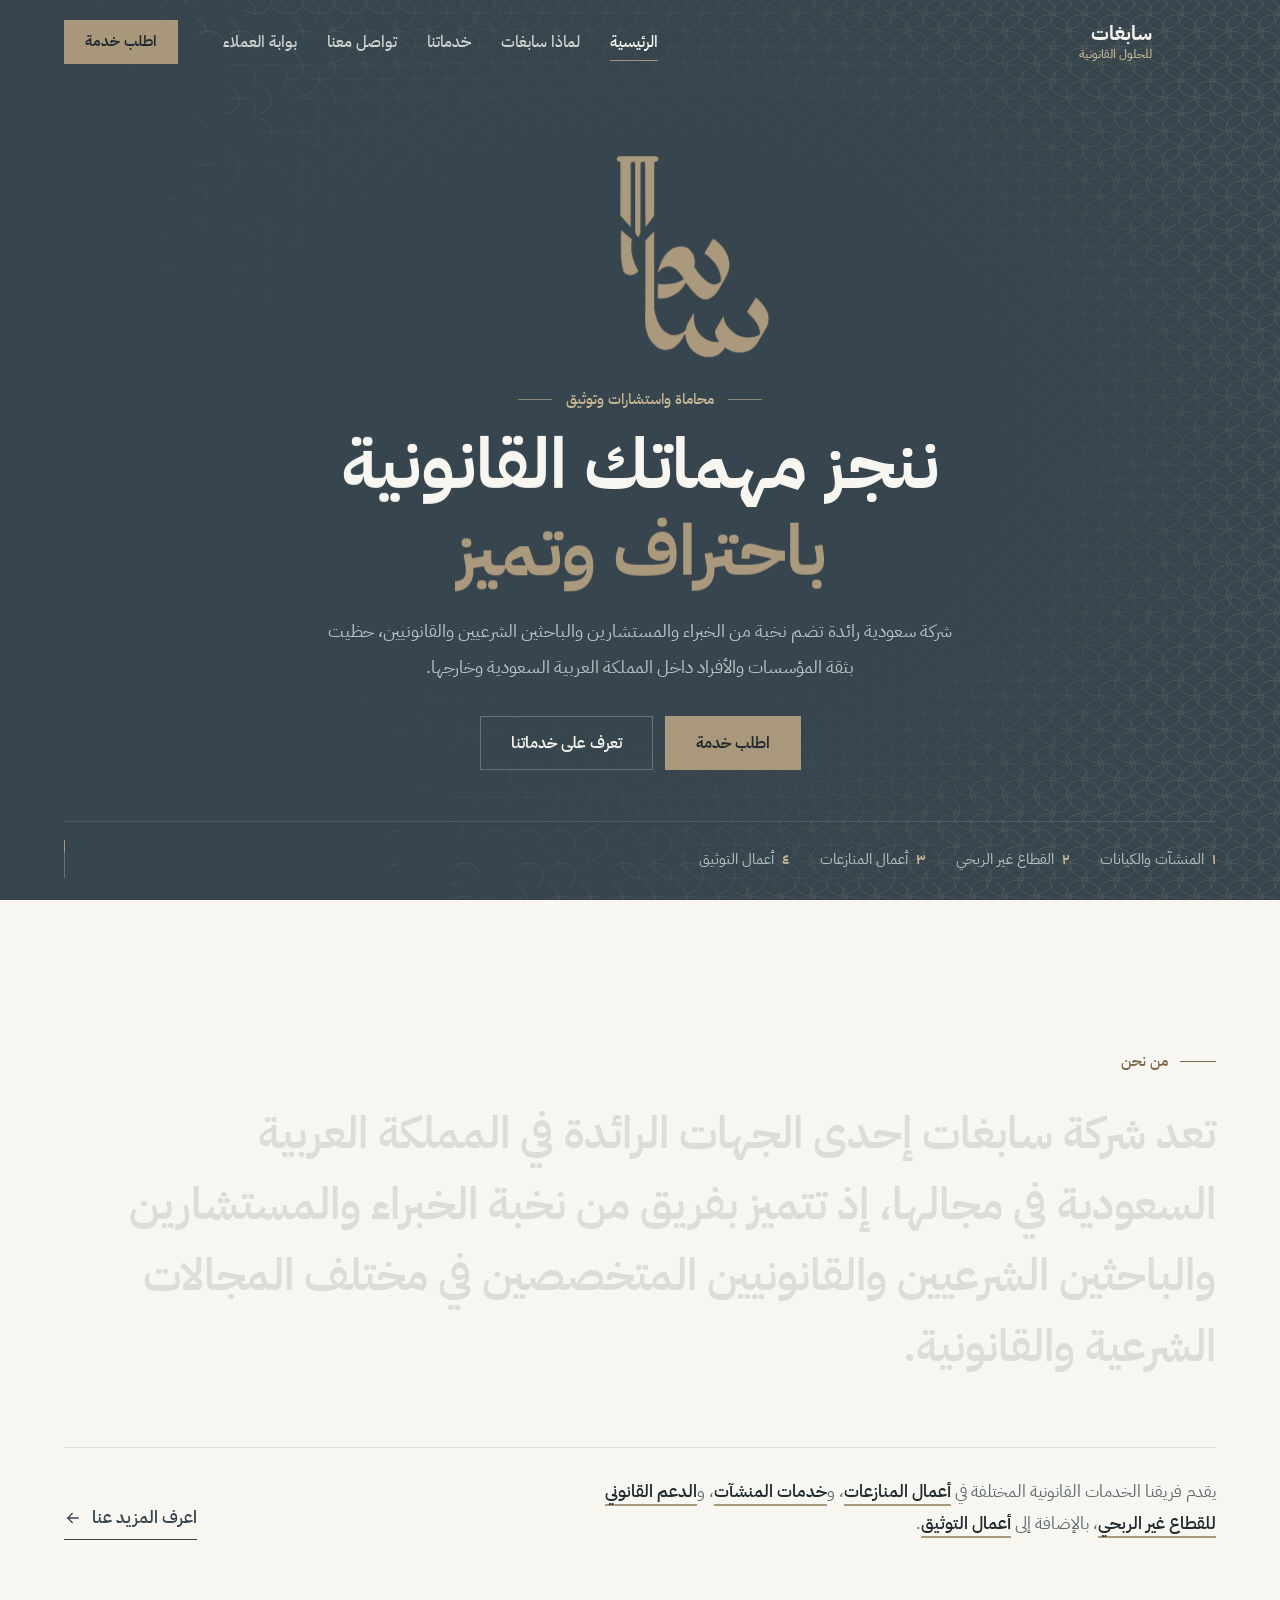
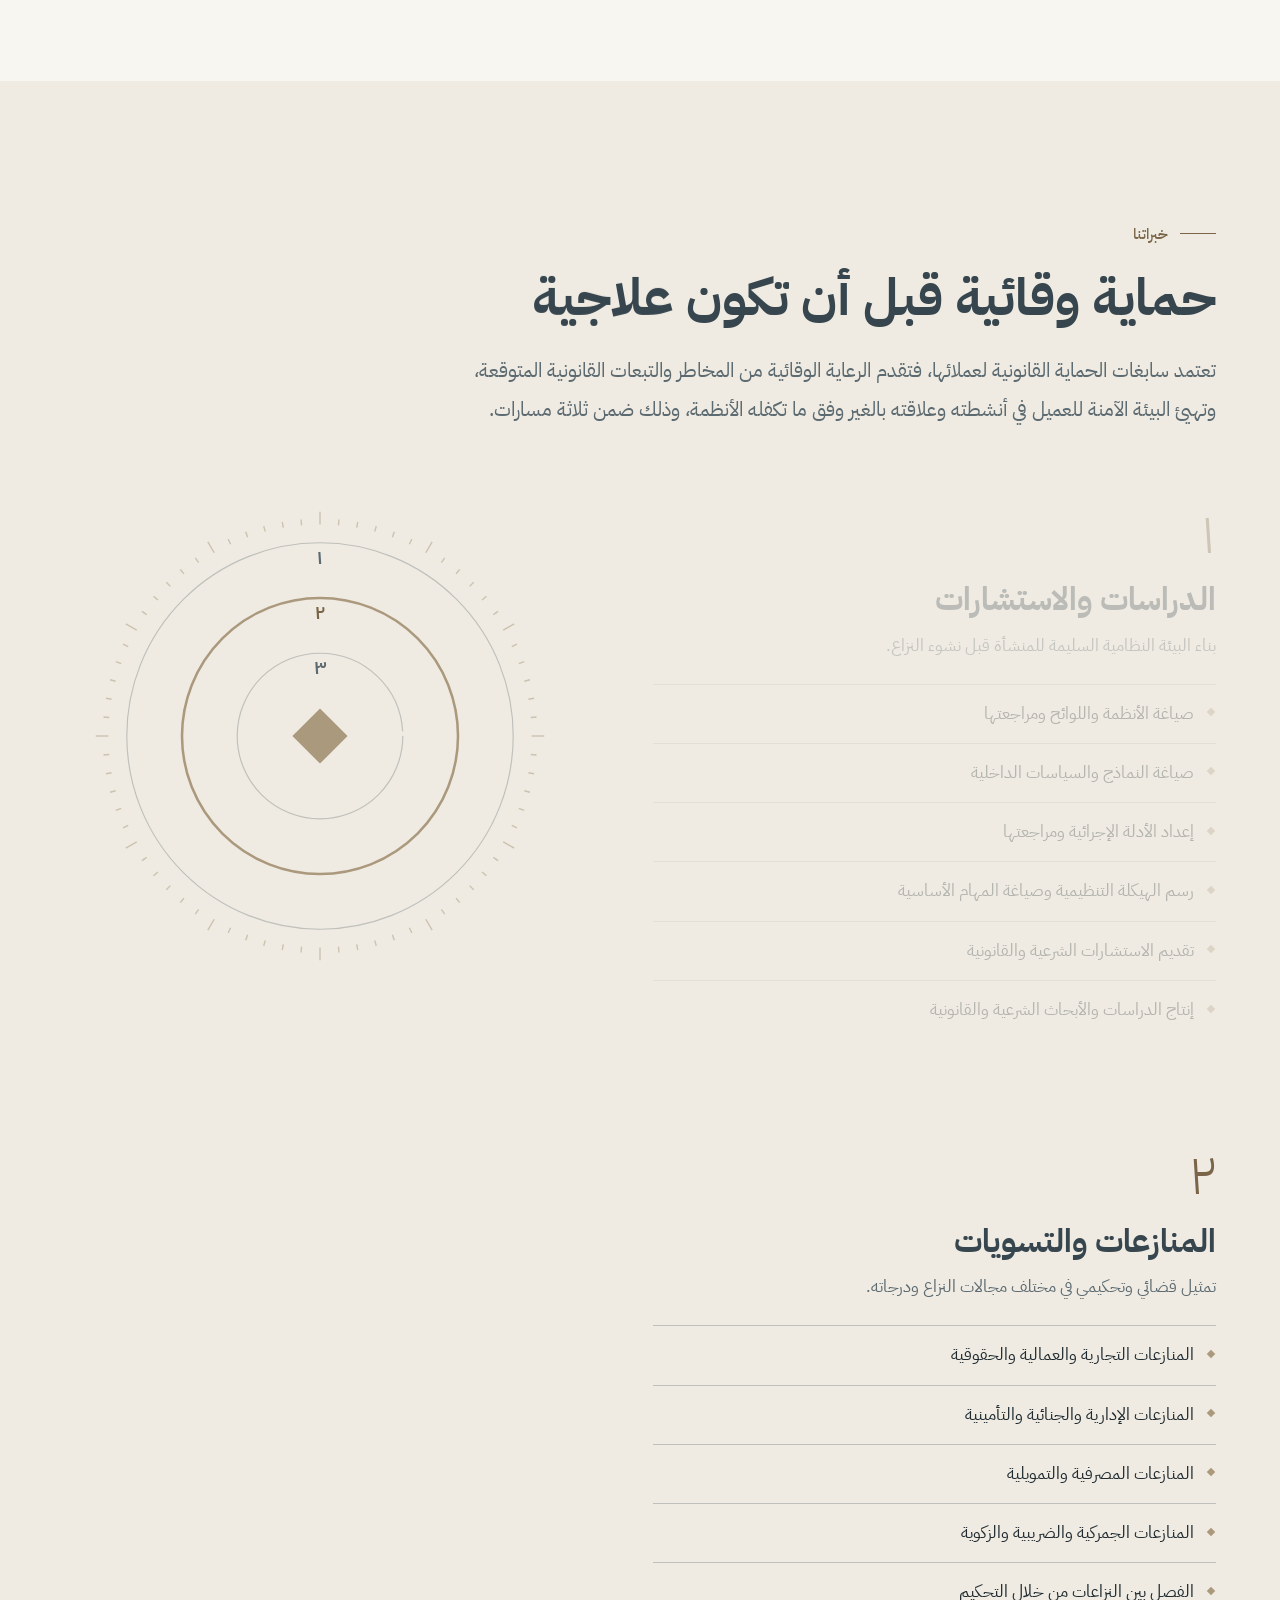
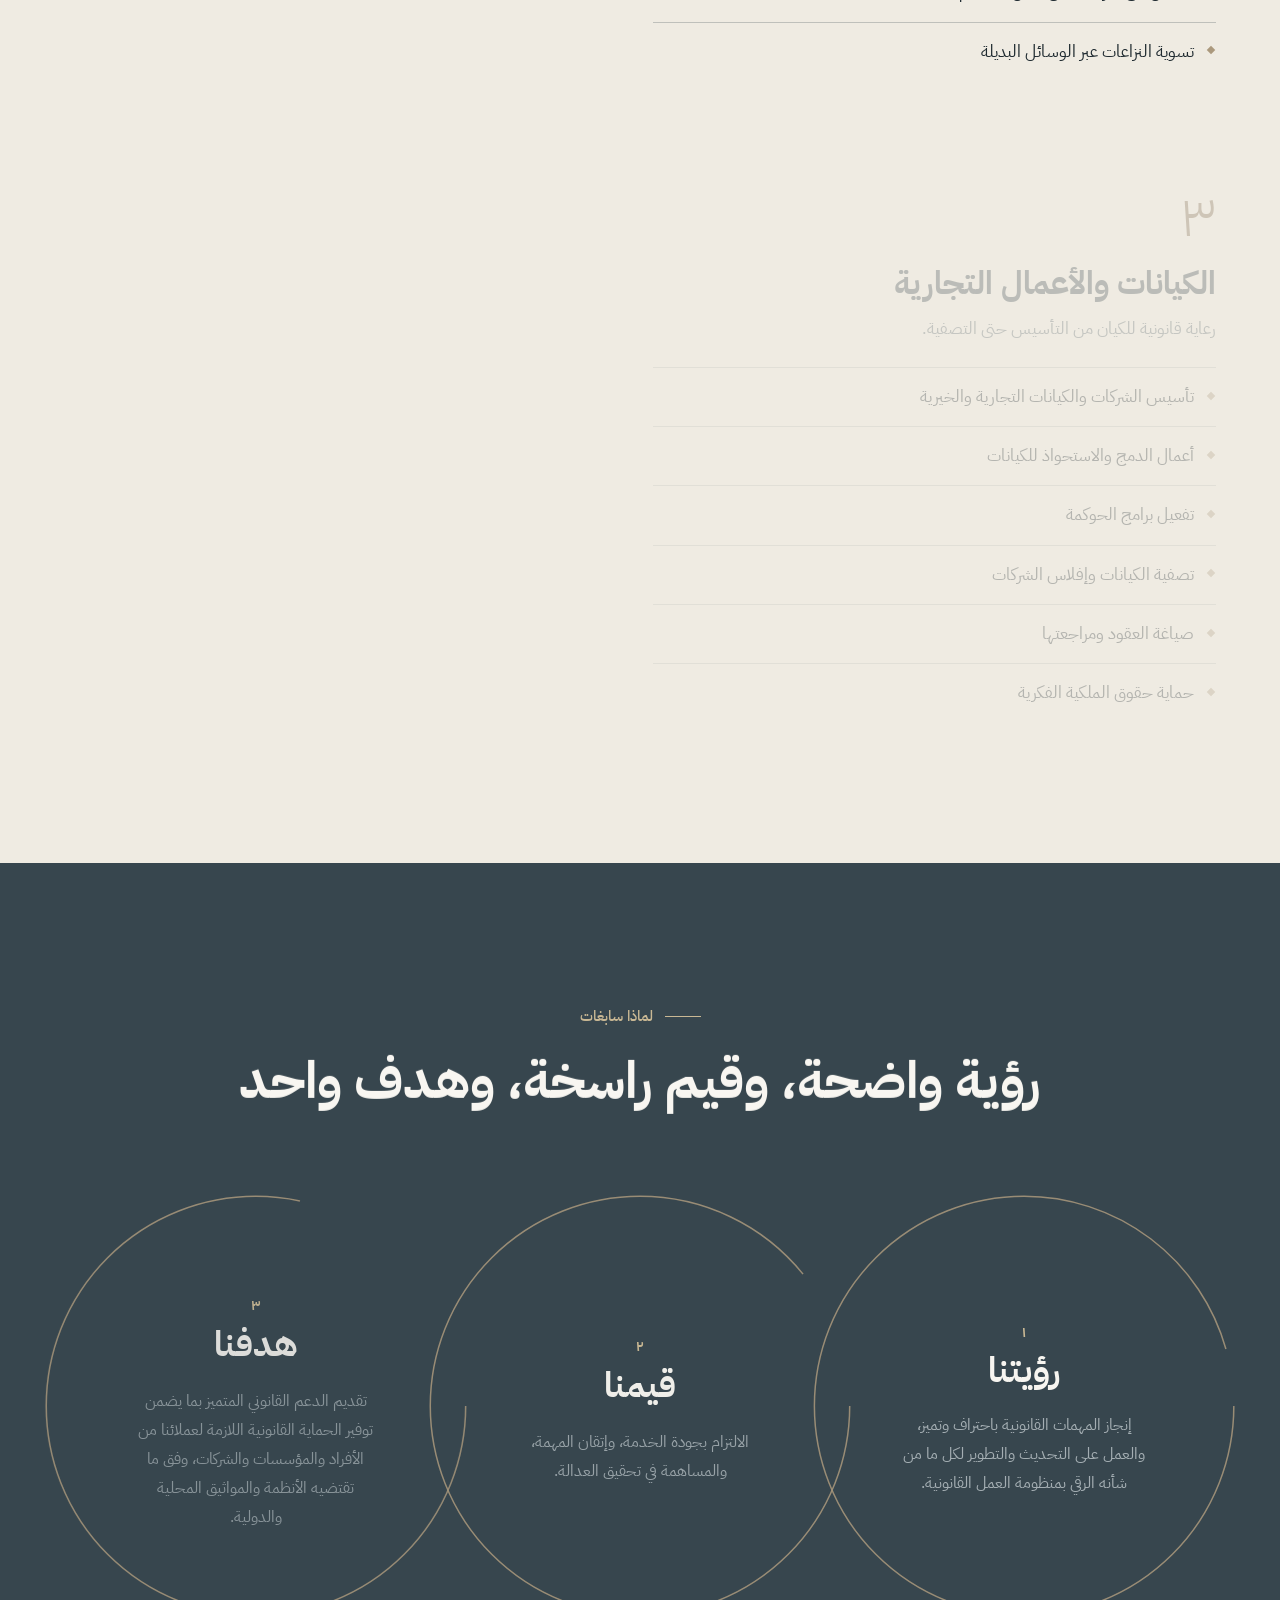
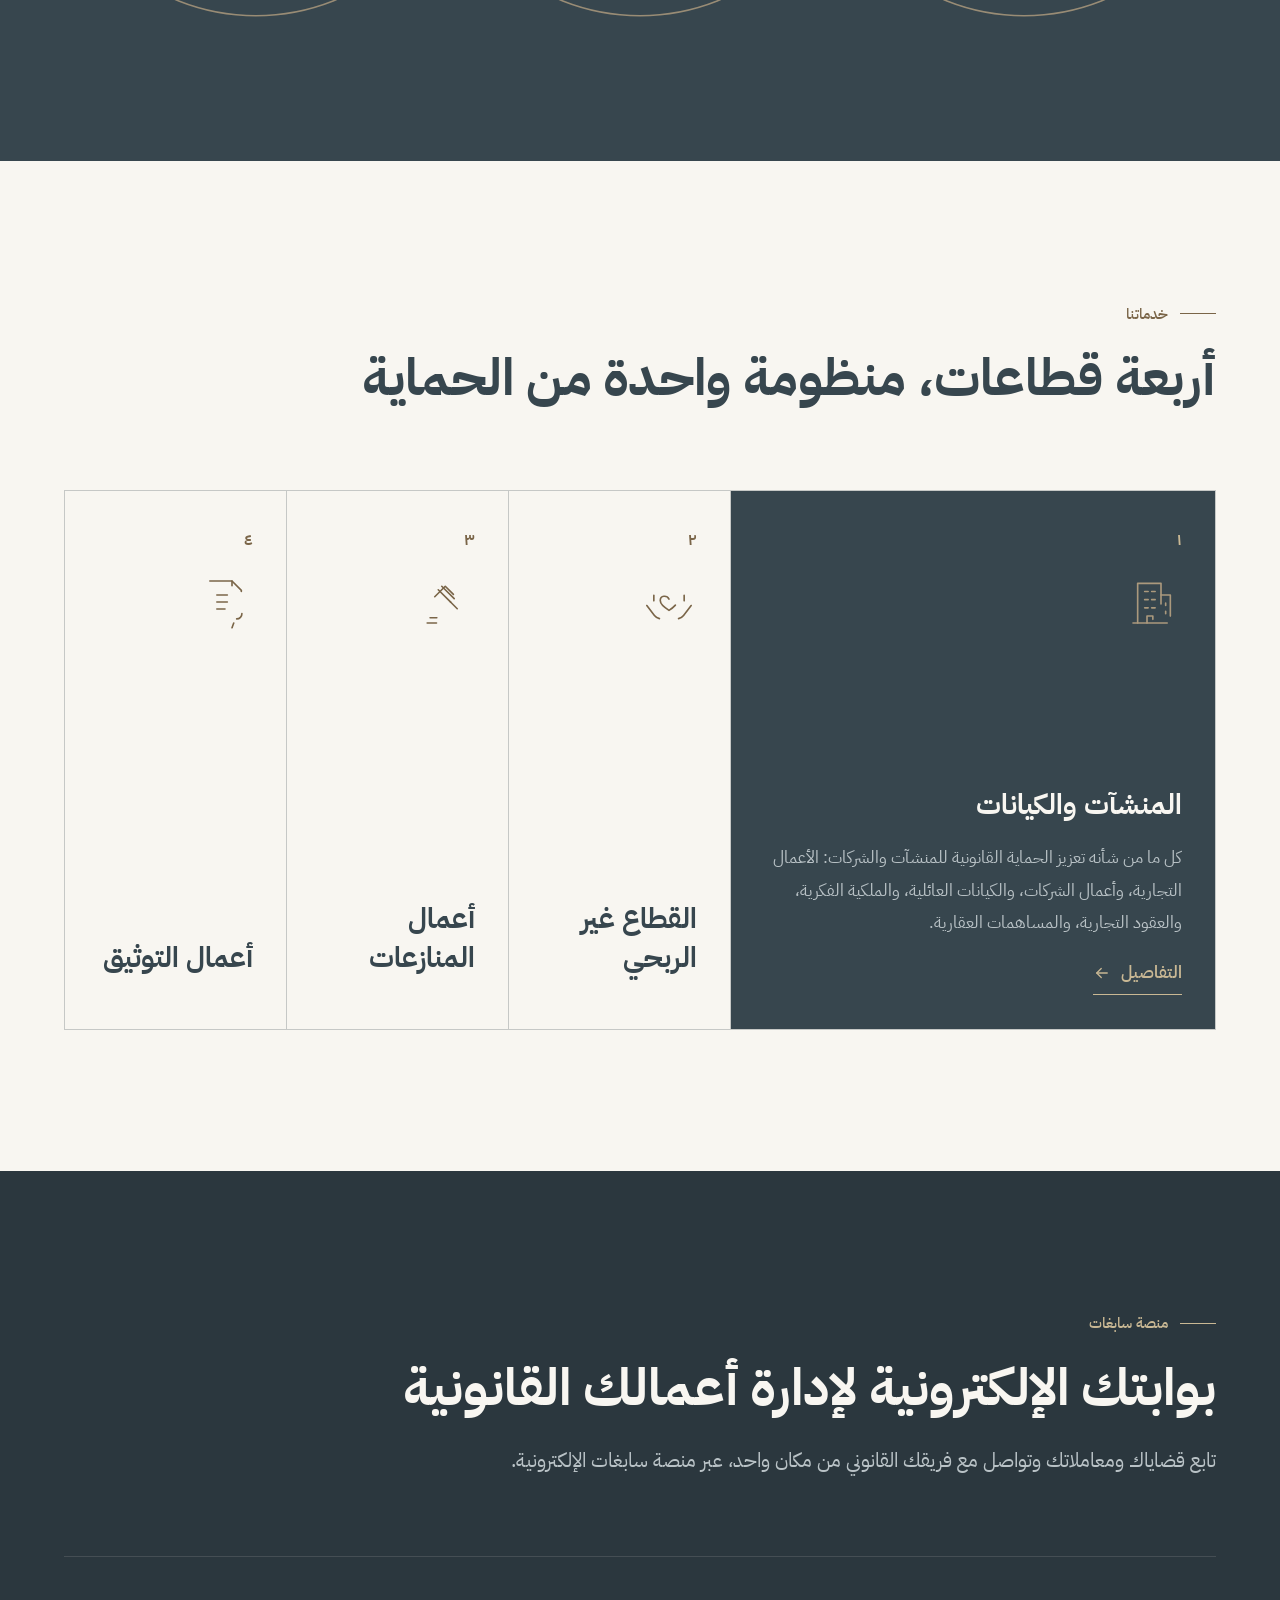
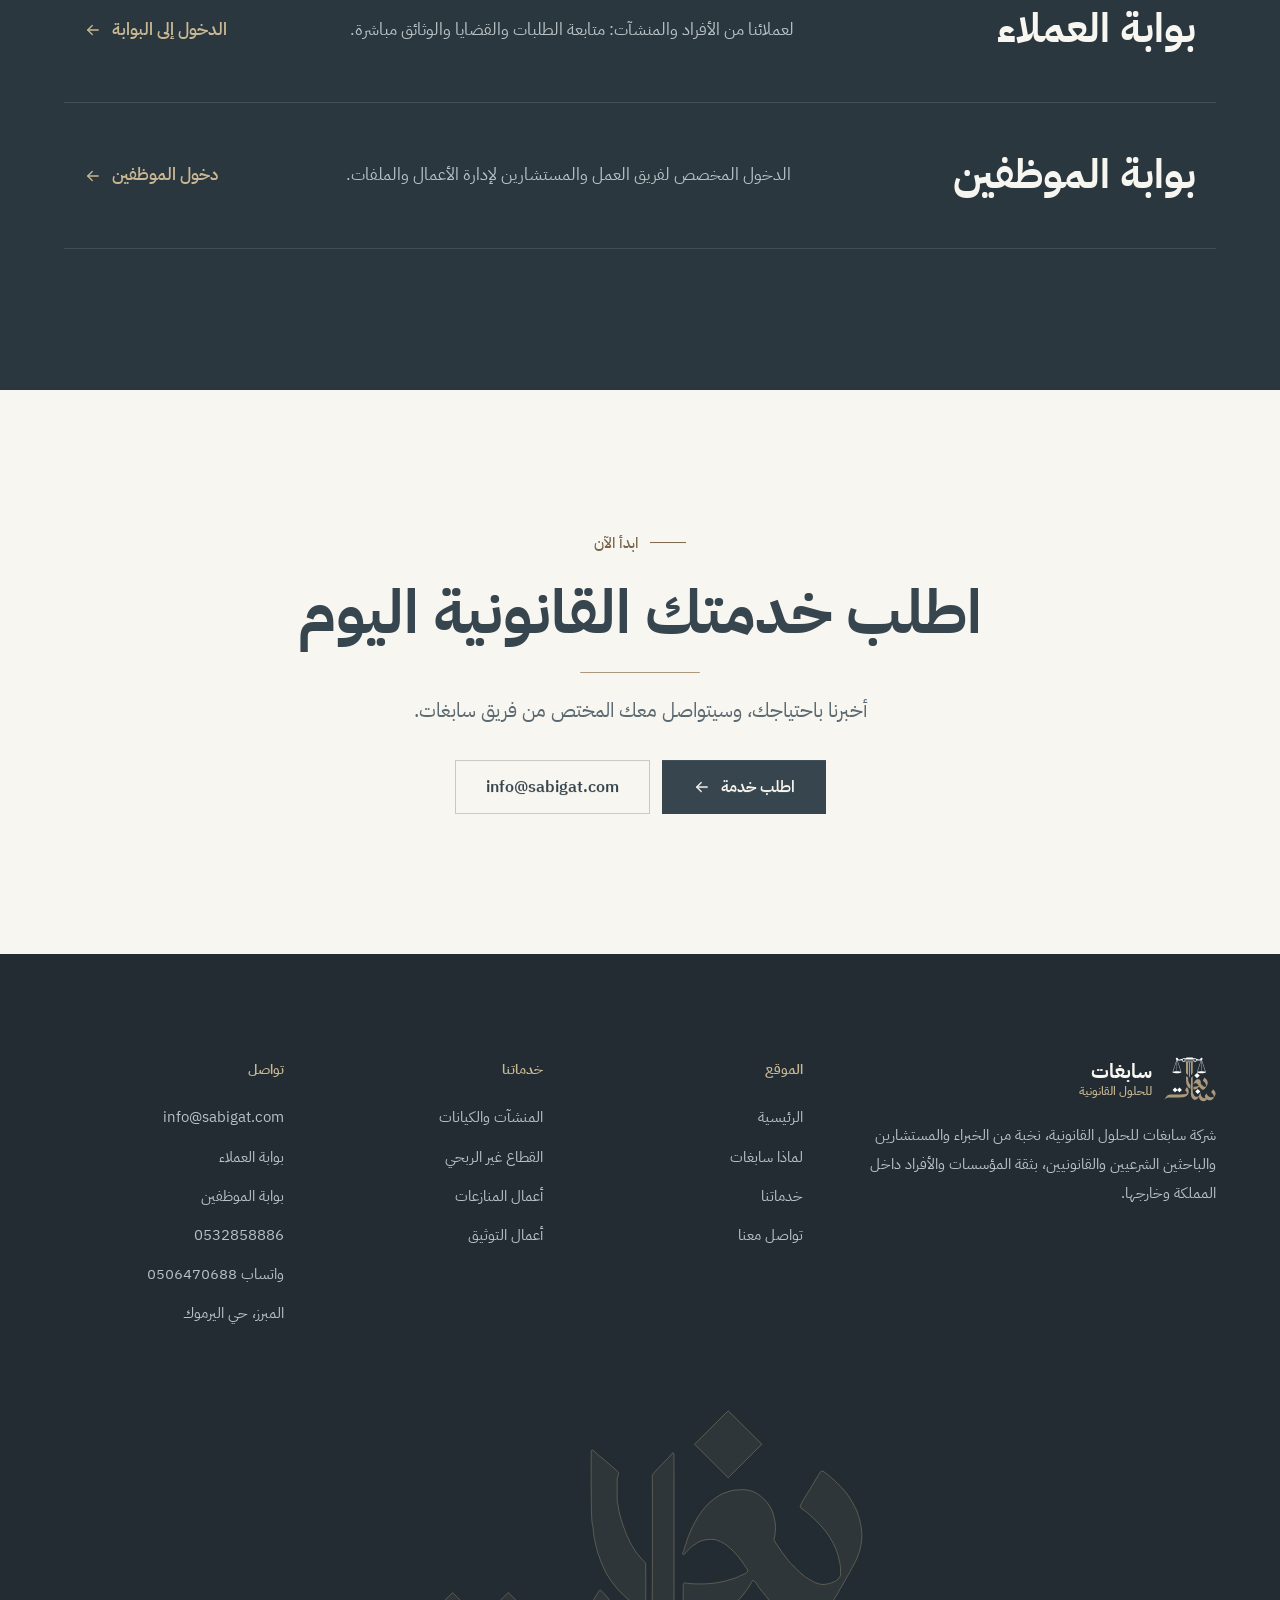
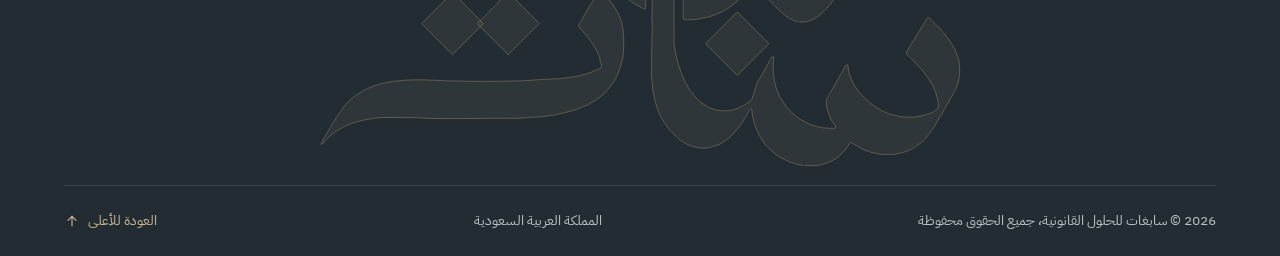
<file: index.html>
<!DOCTYPE html>
<html lang="ar" dir="rtl" class="no-js">
<head>
  <meta charset="UTF-8">
  <meta name="viewport" content="width=device-width, initial-scale=1.0">
  <title>سابغات للحلول القانونية | محاماة واستشارات وتوثيق</title>
  <meta name="description" content="شركة سابغات للحلول القانونية، نخبة من الخبراء والمستشارين في أعمال المنازعات وخدمات المنشآت والقطاع غير الربحي وأعمال التوثيق داخل المملكة وخارجها.">
  <link rel="canonical" href="https://sabigat.com/">
  <link rel="preload" href="assets/fonts/ibm-plex-arabic-400-arabic.woff2" as="font" type="font/woff2" crossorigin>
  <link rel="preload" href="assets/fonts/ibm-plex-arabic-700-arabic.woff2" as="font" type="font/woff2" crossorigin>
  <link rel="stylesheet" href="assets/css/style.css?v=3">
  <meta property="og:type" content="website">
  <meta property="og:site_name" content="سابغات للحلول القانونية">
  <meta property="og:locale" content="ar_SA">
  <meta property="og:title" content="سابغات للحلول القانونية | محاماة واستشارات وتوثيق">
  <meta property="og:description" content="نخبة من الخبراء والمستشارين في أعمال المنازعات وخدمات المنشآت والقطاع غير الربحي وأعمال التوثيق.">
  <meta property="og:url" content="https://sabigat.com/">
  <meta property="og:image" content="https://sabigat.com/assets/img/og-image.png">
  <meta property="og:image:width" content="1200">
  <meta property="og:image:height" content="630">
  <meta name="twitter:card" content="summary_large_image">
  <meta name="twitter:title" content="سابغات للحلول القانونية | محاماة واستشارات وتوثيق">
  <meta name="twitter:description" content="نخبة من الخبراء والمستشارين في أعمال المنازعات وخدمات المنشآت والقطاع غير الربحي وأعمال التوثيق.">
  <meta name="twitter:image" content="https://sabigat.com/assets/img/og-image.png">
  <meta name="theme-color" content="#2b373e">
  <meta name="geo.region" content="SA">
  <meta name="geo.placename" content="المبرز">
  <link rel="icon" href="favicon.ico" sizes="any">
  <link rel="icon" type="image/png" sizes="32x32" href="assets/img/favicon-32.png">
  <link rel="apple-touch-icon" href="assets/img/apple-touch-icon.png">
  <link rel="manifest" href="site.webmanifest">
  <script>
    /* قبل الرسم: حالة الحركة والانتقال، وأمان إن لم يعمل ملف الحركة */
    (function (h) {
      h.className = h.className.replace('no-js', 'js');
      try {
        if (matchMedia('(prefers-reduced-motion: reduce)').matches) h.classList.add('rm');
        if (sessionStorage.getItem('sg-nav')) { h.classList.add('is-arriving'); sessionStorage.removeItem('sg-nav'); }
        if (sessionStorage.getItem('sg-intro')) h.classList.add('intro-seen');
      } catch (e) {}
      setTimeout(function () { if (!h.classList.contains('ready')) h.classList.add('static'); }, 3500);
    })(document.documentElement);
  </script>
  <script type="application/ld+json">
  {
    "@context": "https://schema.org",
    "@type": "LegalService",
    "@id": "https://sabigat.com/#organization",
    "name": "سابغات للحلول القانونية",
    "alternateName": "Sabighat for Legal Solutions",
    "url": "https://sabigat.com/",
    "logo": "https://sabigat.com/assets/img/og-image.png",
    "image": "https://sabigat.com/assets/img/og-image.png",
    "email": "info@sabigat.com",
    "telephone": "+966532858886",
    "address": {
      "@type": "PostalAddress",
      "streetAddress": "حي اليرموك",
      "addressLocality": "المبرز",
      "addressCountry": "SA"
    },
    "openingHours": "Sa,Su,Mo,Tu,We,Th 09:00-17:00",
    "areaServed": "SA"
  }
  </script>
  <!-- TODO: من العميل — رقم الترخيص (identifier) ورقم السجل التجاري -->
</head>
<body class="p-home">
  <a class="skip" href="#main">تخط إلى المحتوى</a>

  <div class="curtain" aria-hidden="true">
    <svg class="curtain__mark" viewBox="0 0 308 265" focusable="false"><use href="assets/img/sprite.svg?v=3#mark"/></svg>
  </div>

  <header class="hdr" id="top">
    <div class="hdr__in wrap">
      <a class="brand" href="index.html" aria-label="سابغات للحلول القانونية، الصفحة الرئيسية">
        <svg class="brand__mark" viewBox="0 0 308 265" aria-hidden="true" focusable="false"><use href="assets/img/sprite.svg?v=3#mark"/></svg>
        <span class="brand__name"><b>سابغات</b><small>للحلول القانونية</small></span>
      </a>
      <nav class="nav" aria-label="التنقل الرئيسي">
        <ul>
          <li><a href="index.html" aria-current="page">الرئيسية</a></li>
          <li><a href="about.html">لماذا سابغات</a></li>
          <li><a href="services.html">خدماتنا</a></li>
          <li><a href="contact.html">تواصل معنا</a></li>
          <li><a href="https://www-sabigat-com.alraedlaw.com/login">بوابة العملاء</a></li>
        </ul>
      </nav>
      <a class="btn btn--brass btn--sm hdr__cta" href="contact.html"><span>اطلب خدمة</span></a>
      <button class="burger" type="button" aria-expanded="false" aria-controls="menu" aria-label="فتح القائمة"><span></span><span></span></button>
    </div>
    <span class="hdr__progress" aria-hidden="true"></span>
  </header>

  <div class="menu" id="menu" inert>
    <nav class="menu__nav" aria-label="قائمة الجوال">
      <ul class="menu__links">
        <li style="--i:1"><a href="index.html" aria-current="page"><i>١</i>الرئيسية</a></li>
        <li style="--i:2"><a href="about.html"><i>٢</i>لماذا سابغات</a></li>
        <li style="--i:3"><a href="services.html"><i>٣</i>خدماتنا</a></li>
        <li style="--i:4"><a href="contact.html"><i>٤</i>تواصل معنا</a></li>
      </ul>
    </nav>
    <div class="menu__foot">
      <a class="btn btn--brass" href="contact.html"><span>اطلب خدمة</span></a>
      <a class="menu__mail" href="mailto:info@sabigat.com" dir="ltr">info@sabigat.com</a>
      <a class="menu__portal" href="https://www-sabigat-com.alraedlaw.com/login">بوابة العملاء</a>
    </div>
  </div>

  <main id="main">
    <!-- ================= البطل: القلم يكتب الاسم ================= -->
    <section class="hero" data-hero>
      <canvas class="hero__mesh" aria-hidden="true"></canvas>
      <div class="hero__in wrap">
        <div class="hero__slot" aria-hidden="true">
          <svg class="hero__mark" viewBox="0 0 308 265" focusable="false"><use href="assets/img/sprite.svg?v=3#mark"/></svg>
        </div>
        <p class="hero__kicker" data-rise><span>محاماة واستشارات وتوثيق</span></p>
        <h1 class="hero__title" data-words>ننجز مهماتك القانونية <em>باحتراف وتميز</em></h1>
        <p class="hero__lead" data-rise>شركة سعودية رائدة تضم نخبة من الخبراء والمستشارين والباحثين الشرعيين والقانونيين، حظيت بثقة المؤسسات والأفراد داخل المملكة العربية السعودية وخارجها.</p>
        <div class="hero__actions" data-rise>
          <a class="btn btn--brass" href="contact.html"><span>اطلب خدمة</span></a>
          <a class="btn btn--ghost" href="services.html"><span>تعرف على خدماتنا</span></a>
        </div>
      </div>
      <div class="hero__foot wrap" data-rise>
        <ul class="hero__sectors" aria-label="قطاعات الخدمة">
          <li><a href="services.html#entities"><i>١</i>المنشآت والكيانات</a></li>
          <li><a href="services.html#nonprofit"><i>٢</i>القطاع غير الربحي</a></li>
          <li><a href="services.html#disputes"><i>٣</i>أعمال المنازعات</a></li>
          <li><a href="services.html#notarization"><i>٤</i>أعمال التوثيق</a></li>
        </ul>
        <span class="hero__scroll" aria-hidden="true"><i></i></span>
      </div>
    </section>

    <!-- ================= من نحن: نص يضيء مع التمرير ================= -->
    <section class="statement sec" id="about">
      <div class="wrap">
        <h2 class="eyebrow" data-rise>من نحن</h2>
        <p class="statement__text" data-scrub>تعد شركة سابغات إحدى الجهات الرائدة في المملكة العربية السعودية في مجالها، إذ تتميز بفريق من نخبة الخبراء والمستشارين والباحثين الشرعيين والقانونيين المتخصصين في مختلف المجالات الشرعية والقانونية.</p>
        <div class="statement__foot">
          <p data-rise>يقدم فريقنا الخدمات القانونية المختلفة في <b data-mark>أعمال المنازعات</b>، و<b data-mark>خدمات المنشآت</b>، و<b data-mark>الدعم القانوني للقطاع غير الربحي</b>، بالإضافة إلى <b data-mark>أعمال التوثيق</b>.</p>
          <a class="link-arrow" href="about.html" data-rise><span>اعرف المزيد عنا</span><svg class="ico" viewBox="0 0 24 24" aria-hidden="true"><use href="assets/img/sprite.svg?v=3#i-arrow"/></svg></a>
        </div>
      </div>
    </section>

    <!-- ================= ثلاث طبقات من الحماية ================= -->
    <section class="layers sec">
      <div class="wrap">
        <header class="shead">
          <p class="eyebrow" data-rise>خبراتنا</p>
          <h2 class="h2" data-words>حماية وقائية قبل أن تكون علاجية</h2>
          <p class="lead" data-rise>تعتمد سابغات الحماية القانونية لعملائها، فتقدم الرعاية الوقائية من المخاطر والتبعات القانونية المتوقعة، وتهيئ البيئة الآمنة للعميل في أنشطته وعلاقته بالغير وفق ما تكفله الأنظمة، وذلك ضمن ثلاثة مسارات.</p>
        </header>
        <div class="layers__grid">
          <div class="layers__visual" aria-hidden="true">
            <svg class="shield" viewBox="0 0 400 400" focusable="false">
              <g class="shield__ticks"></g>
              <circle class="shield__ring" data-ring="1" cx="200" cy="200" r="168"/>
              <circle class="shield__ring" data-ring="2" cx="200" cy="200" r="120"/>
              <circle class="shield__ring" data-ring="3" cx="200" cy="200" r="72"/>
              <path class="shield__core" d="M200 176L224 200L200 224L176 200Z"/>
              <text class="shield__n" data-n="1" x="200" y="46">١</text>
              <text class="shield__n" data-n="2" x="200" y="94">٢</text>
              <text class="shield__n" data-n="3" x="200" y="142">٣</text>
            </svg>
          </div>
          <ol class="tracks">
            <li class="track" data-layer="1">
              <span class="track__n" aria-hidden="true">١</span>
              <h3 class="track__t">الدراسات والاستشارات</h3>
              <p class="track__d">بناء البيئة النظامية السليمة للمنشأة قبل نشوء النزاع.</p>
              <ul class="track__list">
                <li>صياغة الأنظمة واللوائح ومراجعتها</li>
                <li>صياغة النماذج والسياسات الداخلية</li>
                <li>إعداد الأدلة الإجرائية ومراجعتها</li>
                <li>رسم الهيكلة التنظيمية وصياغة المهام الأساسية</li>
                <li>تقديم الاستشارات الشرعية والقانونية</li>
                <li>إنتاج الدراسات والأبحاث الشرعية والقانونية</li>
              </ul>
            </li>
            <li class="track" data-layer="2">
              <span class="track__n" aria-hidden="true">٢</span>
              <h3 class="track__t">المنازعات والتسويات</h3>
              <p class="track__d">تمثيل قضائي وتحكيمي في مختلف مجالات النزاع ودرجاته.</p>
              <ul class="track__list">
                <li>المنازعات التجارية والعمالية والحقوقية</li>
                <li>المنازعات الإدارية والجنائية والتأمينية</li>
                <li>المنازعات المصرفية والتمويلية</li>
                <li>المنازعات الجمركية والضريبية والزكوية</li>
                <li>الفصل بين النزاعات من خلال التحكيم</li>
                <li>تسوية النزاعات عبر الوسائل البديلة</li>
              </ul>
            </li>
            <li class="track" data-layer="3">
              <span class="track__n" aria-hidden="true">٣</span>
              <h3 class="track__t">الكيانات والأعمال التجارية</h3>
              <p class="track__d">رعاية قانونية للكيان من التأسيس حتى التصفية.</p>
              <ul class="track__list">
                <li>تأسيس الشركات والكيانات التجارية والخيرية</li>
                <li>أعمال الدمج والاستحواذ للكيانات</li>
                <li>تفعيل برامج الحوكمة</li>
                <li>تصفية الكيانات وإفلاس الشركات</li>
                <li>صياغة العقود ومراجعتها</li>
                <li>حماية حقوق الملكية الفكرية</li>
              </ul>
            </li>
          </ol>
        </div>
      </div>
    </section>

    <!-- ================= الرؤية والقيم والهدف: حلقات تتصل ================= -->
    <section class="values dark sec">
      <div class="wrap">
        <header class="shead shead--center">
          <p class="eyebrow" data-rise>لماذا سابغات</p>
          <h2 class="h2" data-words>رؤية واضحة، وقيم راسخة، وهدف واحد</h2>
        </header>
        <div class="values__grid" data-links>
          <article class="value">
            <svg class="value__ring" viewBox="0 0 200 200" aria-hidden="true" focusable="false"><circle cx="100" cy="100" r="98"/></svg>
            <span class="value__n" aria-hidden="true">١</span>
            <h3 class="value__t">رؤيتنا</h3>
            <p>إنجاز المهمات القانونية باحتراف وتميز، والعمل على التحديث والتطوير لكل ما من شأنه الرقي بمنظومة العمل القانونية.</p>
          </article>
          <article class="value">
            <svg class="value__ring" viewBox="0 0 200 200" aria-hidden="true" focusable="false"><circle cx="100" cy="100" r="98"/></svg>
            <span class="value__n" aria-hidden="true">٢</span>
            <h3 class="value__t">قيمنا</h3>
            <p>الالتزام بجودة الخدمة، وإتقان المهمة، والمساهمة في تحقيق العدالة.</p>
          </article>
          <article class="value">
            <svg class="value__ring" viewBox="0 0 200 200" aria-hidden="true" focusable="false"><circle cx="100" cy="100" r="98"/></svg>
            <span class="value__n" aria-hidden="true">٣</span>
            <h3 class="value__t">هدفنا</h3>
            <p>تقديم الدعم القانوني المتميز بما يضمن توفير الحماية القانونية اللازمة لعملائنا من الأفراد والمؤسسات والشركات، وفق ما تقتضيه الأنظمة والمواثيق المحلية والدولية.</p>
          </article>
        </div>
      </div>
    </section>

    <!-- ================= أربعة قطاعات: ألواح تتسع ================= -->
    <section class="sectors sec">
      <div class="wrap">
        <header class="shead">
          <p class="eyebrow" data-rise>خدماتنا</p>
          <h2 class="h2" data-words>أربعة قطاعات، منظومة واحدة من الحماية</h2>
        </header>
        <div class="panes" data-panes>
          <article class="pane is-open">
            <span class="pane__n" aria-hidden="true">١</span>
            <svg class="pane__ico draw" viewBox="0 0 48 48" aria-hidden="true" focusable="false"><use href="assets/img/sprite.svg?v=3#i-building"/></svg>
            <h3 class="pane__t">المنشآت والكيانات</h3>
            <div class="pane__body">
              <p>كل ما من شأنه تعزيز الحماية القانونية للمنشآت والشركات: الأعمال التجارية، وأعمال الشركات، والكيانات العائلية، والملكية الفكرية، والعقود التجارية، والمساهمات العقارية.</p>
              <a class="link-arrow" href="services.html#entities"><span>التفاصيل</span><svg class="ico" viewBox="0 0 24 24" aria-hidden="true"><use href="assets/img/sprite.svg?v=3#i-arrow"/></svg></a>
            </div>
          </article>
          <article class="pane">
            <span class="pane__n" aria-hidden="true">٢</span>
            <svg class="pane__ico draw" viewBox="0 0 48 48" aria-hidden="true" focusable="false"><use href="assets/img/sprite.svg?v=3#i-hands"/></svg>
            <h3 class="pane__t">القطاع غير الربحي</h3>
            <div class="pane__body">
              <p>خدمات قانونية متخصصة للجمعيات الأهلية والأوقاف والصناديق الخيرية: من التأسيس والتسجيل إلى الحوكمة والتمثيل القانوني والقضائي.</p>
              <a class="link-arrow" href="services.html#nonprofit"><span>التفاصيل</span><svg class="ico" viewBox="0 0 24 24" aria-hidden="true"><use href="assets/img/sprite.svg?v=3#i-arrow"/></svg></a>
            </div>
          </article>
          <article class="pane">
            <span class="pane__n" aria-hidden="true">٣</span>
            <svg class="pane__ico draw" viewBox="0 0 48 48" aria-hidden="true" focusable="false"><use href="assets/img/sprite.svg?v=3#i-gavel"/></svg>
            <h3 class="pane__t">أعمال المنازعات</h3>
            <div class="pane__body">
              <p>فريق ذو كفاءة عالية وإلمام بأعمال المنازعات القضائية في مختلف المجالات وعلى كافة المستويات: التمثيل القضائي، والتحكيم والوساطة.</p>
              <a class="link-arrow" href="services.html#disputes"><span>التفاصيل</span><svg class="ico" viewBox="0 0 24 24" aria-hidden="true"><use href="assets/img/sprite.svg?v=3#i-arrow"/></svg></a>
            </div>
          </article>
          <article class="pane">
            <span class="pane__n" aria-hidden="true">٤</span>
            <svg class="pane__ico draw" viewBox="0 0 48 48" aria-hidden="true" focusable="false"><use href="assets/img/sprite.svg?v=3#i-seal"/></svg>
            <h3 class="pane__t">أعمال التوثيق</h3>
            <div class="pane__body">
              <p>خدمات التوثيق للعقود والأعمال والتصرفات المتعلقة بالأفراد والمنشآت: الوصايا، والتركات، والإقرارات المالية، والحالات الاجتماعية، والعقارات والرهون، والوكالات والعقود.</p>
              <a class="link-arrow" href="services.html#notarization"><span>التفاصيل</span><svg class="ico" viewBox="0 0 24 24" aria-hidden="true"><use href="assets/img/sprite.svg?v=3#i-arrow"/></svg></a>
            </div>
          </article>
        </div>
      </div>
    </section>

    <!-- ================= منصة سابغات ================= -->
    <section class="portal dark sec">
      <div class="wrap">
        <header class="shead">
          <p class="eyebrow" data-rise>منصة سابغات</p>
          <h2 class="h2" data-words>بوابتك الإلكترونية لإدارة أعمالك القانونية</h2>
          <p class="lead" data-rise>تابع قضاياك ومعاملاتك وتواصل مع فريقك القانوني من مكان واحد، عبر منصة سابغات الإلكترونية.</p>
        </header>
        <div class="prows">
          <a class="prow" href="https://www-sabigat-com.alraedlaw.com/login" data-rise>
            <span class="prow__t">بوابة العملاء</span>
            <span class="prow__d">لعملائنا من الأفراد والمنشآت: متابعة الطلبات والقضايا والوثائق مباشرة.</span>
            <span class="prow__go"><span>الدخول إلى البوابة</span><svg class="ico" viewBox="0 0 24 24" aria-hidden="true"><use href="assets/img/sprite.svg?v=3#i-arrow"/></svg></span>
          </a>
          <a class="prow" href="https://www-sabigat-com.alraedlaw.com/login" data-rise>
            <span class="prow__t">بوابة الموظفين</span>
            <span class="prow__d">الدخول المخصص لفريق العمل والمستشارين لإدارة الأعمال والملفات.</span>
            <span class="prow__go"><span>دخول الموظفين</span><svg class="ico" viewBox="0 0 24 24" aria-hidden="true"><use href="assets/img/sprite.svg?v=3#i-arrow"/></svg></span>
          </a>
        </div>
      </div>
    </section>

    <!-- ================= دعوة ختامية ================= -->
    <section class="cta sec">
      <div class="wrap cta__in">
        <p class="eyebrow" data-rise>ابدأ الآن</p>
        <h2 class="h2 cta__t" data-words>اطلب خدمتك القانونية اليوم</h2>
        <span class="cta__rule" aria-hidden="true"></span>
        <p class="lead" data-rise>أخبرنا باحتياجك، وسيتواصل معك المختص من فريق سابغات.</p>
        <div class="cta__actions" data-rise>
          <a class="btn btn--slate" href="contact.html"><span>اطلب خدمة</span><svg class="ico" viewBox="0 0 24 24" aria-hidden="true"><use href="assets/img/sprite.svg?v=3#i-arrow"/></svg></a>
          <a class="btn btn--line" href="mailto:info@sabigat.com"><span dir="ltr">info@sabigat.com</span></a>
        </div>
      </div>
    </section>
  </main>

  <footer class="ftr">
    <div class="wrap">
      <div class="ftr__grid">
        <div class="ftr__brand">
          <a class="brand" href="index.html" aria-label="سابغات للحلول القانونية، الصفحة الرئيسية">
            <svg class="brand__mark" viewBox="0 0 308 265" aria-hidden="true" focusable="false"><use href="assets/img/sprite.svg?v=3#mark"/></svg>
            <span class="brand__name"><b>سابغات</b><small>للحلول القانونية</small></span>
          </a>
          <p>شركة سابغات للحلول القانونية، نخبة من الخبراء والمستشارين والباحثين الشرعيين والقانونيين، بثقة المؤسسات والأفراد داخل المملكة وخارجها.</p>
        </div>
        <nav class="ftr__col" aria-labelledby="f-site">
          <h2 class="ftr__h" id="f-site">الموقع</h2>
          <ul>
            <li><a href="index.html">الرئيسية</a></li>
            <li><a href="about.html">لماذا سابغات</a></li>
            <li><a href="services.html">خدماتنا</a></li>
            <li><a href="contact.html">تواصل معنا</a></li>
          </ul>
        </nav>
        <nav class="ftr__col" aria-labelledby="f-svc">
          <h2 class="ftr__h" id="f-svc">خدماتنا</h2>
          <ul>
            <li><a href="services.html#entities">المنشآت والكيانات</a></li>
            <li><a href="services.html#nonprofit">القطاع غير الربحي</a></li>
            <li><a href="services.html#disputes">أعمال المنازعات</a></li>
            <li><a href="services.html#notarization">أعمال التوثيق</a></li>
          </ul>
        </nav>
        <div class="ftr__col">
          <h2 class="ftr__h">تواصل</h2>
          <ul>
            <li><a href="mailto:info@sabigat.com" dir="ltr">info@sabigat.com</a></li>
            <li><a href="https://www-sabigat-com.alraedlaw.com/login">بوابة العملاء</a></li>
            <li><a href="https://www-sabigat-com.alraedlaw.com/login">بوابة الموظفين</a></li>
            <li><a href="tel:+966532858886" dir="ltr">0532858886</a></li>
            <li><a href="https://wa.me/966506470688" target="_blank" rel="noopener">واتساب <span dir="ltr">0506470688</span></a></li>
            <li><a href="https://www.google.com/maps/search/?api=1&amp;query=%D8%AD%D9%8A+%D8%A7%D9%84%D9%8A%D8%B1%D9%85%D9%88%D9%83+%D8%A7%D9%84%D9%85%D8%A8%D8%B1%D8%B2" target="_blank" rel="noopener">المبرز، حي اليرموك</a></li>
          </ul>
        </div>
      </div>
      <div class="ftr__word" aria-hidden="true">
        <svg viewBox="0 0 312 176" focusable="false"><use href="assets/img/sprite.svg?v=3#calli"/></svg>
      </div>
      <div class="ftr__bottom">
        <span><span dir="ltr">© <span data-year>2026</span></span> سابغات للحلول القانونية، جميع الحقوق محفوظة</span>
        <!-- TODO: من العميل — رقم الترخيص المهني ورقم السجل التجاري (لم يرسل بعد) -->
        <span>المملكة العربية السعودية</span>
        <a class="totop" href="#top"><span>العودة للأعلى</span><svg class="ico" viewBox="0 0 24 24" aria-hidden="true"><use href="assets/img/sprite.svg?v=3#i-up"/></svg></a>
      </div>
    </div>
  </footer>
  <div class="fly" aria-hidden="true">
    <svg class="fly__svg" viewBox="14 21 308 265" focusable="false" data-pivot="165.5 36.5" data-knobs="91.54 32.7 234.64 32.7">
      <defs><mask id="wm0" maskUnits="userSpaceOnUse" x="0" y="0" width="337" height="408"><path class="wm" d="M305 211C305.2 213.5 305.8 221.2 306.5 226C307.2 230.8 308.8 235.5 309 240C309.2 244.5 309.2 249.3 308 253C306.8 256.7 304.8 259.8 302 262C299.2 264.2 295 265.3 291 266C287 266.7 281.8 266.8 278 266C274.2 265.2 270.2 263.7 268 261C265.8 258.3 265.7 254.5 265 250C264.3 245.5 264 234 264 234C264 234 265.3 244.8 265 250C264.7 255.2 264.3 261.3 262 265C259.7 268.7 254.7 271.2 251 272C247.3 272.8 243 271.7 240 270C237 268.3 234.8 265.7 233 262C231.2 258.3 229.5 253.2 229 248C228.5 242.8 230.2 230.8 230 231C229.8 231.2 229.3 244.5 228 249C226.7 253.5 224.8 256 222 258C219.2 260 214.8 260 211 261C207.2 262 202.7 264.3 199 264C195.3 263.7 191.7 261.5 189 259C186.3 256.5 184.5 253 183 249C181.5 245 180.7 241.2 180 235C179.3 228.8 179.2 219.8 179 212C178.8 204.2 179 196.2 179 188C179 179.8 179.1 170 179 163C178.9 156 178.7 150.8 178.5 146C178.3 141.2 178.1 136 178 134" fill="none" stroke="#fff" stroke-width="26.1" stroke-linecap="round" stroke-linejoin="round"/></mask><mask id="wm1" maskUnits="userSpaceOnUse" x="0" y="0" width="337" height="408"><path class="wm" d="M255 146C255.7 148 257.5 154.2 259 158C260.5 161.8 262.8 165.2 264 169C265.2 172.8 265.8 177.3 266 181C266.2 184.7 265.8 188.2 265 191C264.2 193.8 263.2 196.2 261 198C258.8 199.8 255 201.3 252 202C249 202.7 245.8 203 243 202C240.2 201 237.3 198.3 235 196C232.7 193.7 230.8 190.7 229 188C227.2 185.3 225.5 182.7 224 180C222.5 177.3 221.8 174.3 220 172C218.2 169.7 215.7 167 213 166C210.3 165 206.8 165.2 204 166C201.2 166.8 198.5 168.7 196 171C193.5 173.3 190.2 178.5 189 180" fill="none" stroke="#fff" stroke-width="33.0" stroke-linecap="round" stroke-linejoin="round"/><path class="wm" d="M227 186C225.7 187.3 221.7 191.8 219 194C216.3 196.2 213.8 197.7 211 199C208.2 200.3 205.2 201 202 202C198.8 203 193.7 204.5 192 205" fill="none" stroke="#fff" stroke-width="23.8" stroke-linecap="round" stroke-linejoin="round"/></mask><mask id="wm2" maskUnits="userSpaceOnUse" x="0" y="0" width="337" height="408"><path class="wm" d="M145 133C145.8 136 148.3 144.7 150 151C151.7 157.3 153.3 164.7 155 171C156.7 177.3 158.3 184 160 189C161.7 194 163.5 197.7 165 201C166.5 204.3 168.3 207.7 169 209" fill="none" stroke="#fff" stroke-width="22.7" stroke-linecap="round" stroke-linejoin="round"/></mask><mask id="wm3" maskUnits="userSpaceOnUse" x="0" y="0" width="337" height="408"><path class="wm" d="M147 198C147.2 200 147.8 206 148.5 210C149.2 214 150.4 218 151 222C151.6 226 152.5 230.5 152 234C151.5 237.5 150.3 240.7 148 243C145.7 245.3 142 246.8 138 248C134 249.2 129.5 249.3 124 250C118.5 250.7 111.5 251.5 105 252C98.5 252.5 91.7 252.8 85 253C78.3 253.2 70.8 252.8 65 253C59.2 253.2 54.5 253.5 50 254C45.5 254.5 41.7 254.8 38 256C34.3 257.2 30.8 259.2 28 261C25.2 262.8 23 264.8 21 267C19 269.2 16.8 272.8 16 274" fill="none" stroke="#fff" stroke-width="23.2" stroke-linecap="round" stroke-linejoin="round"/></mask></defs>
      <g class="mk-scale">
        <g class="mk-panL"><path d="M89.3 117.2C88.5 117.2 86.4 117.1 84.7 117C83 116.9 81.3 116.8 81.1 116.8C80 116.5 79.1 116.4 77.4 116.1C75.4 115.8 74.8 115.7 73.8 115.5C73.4 115.3 72.6 115.2 72.1 115.1C71 114.8 70.4 114.7 68.4 114.2C66.8 113.7 66.7 113.7 65.9 112.8C64.9 111.8 64.8 110.6 65.4 108.9C65.5 108.5 65.8 107.7 65.9 107.1C66.1 106.5 66.4 105.8 66.5 105.5C66.6 105.2 66.9 104.6 67 104.1C67.1 103.5 67.4 102.9 67.5 102.6C67.6 102.4 67.8 101.7 68 101.1C68.1 100.5 68.3 99.9 68.4 99.7C68.5 99.5 68.8 98.8 68.9 98.1C69.1 97.5 69.4 96.8 69.5 96.5C69.6 96.3 69.8 95.6 70 95C70.1 94.4 70.4 93.7 70.5 93.4C70.6 93.1 70.9 92.5 71 92C71.1 91.4 71.4 90.8 71.5 90.5C71.6 90.3 71.8 89.8 71.9 89.4C72 89 72.1 88.4 72.3 88C72.4 87.6 72.6 86.9 72.8 86.5C72.9 86.1 73.1 85.3 73.3 84.9C73.4 84.5 73.7 83.7 73.8 83.1C74 82.5 74.3 81.7 74.5 81.2C74.7 80.8 74.9 80.1 75 79.7C75.1 79.3 75.3 78.6 75.5 78.2C75.7 77.8 75.9 77.1 76 76.7C76.1 76.3 76.3 75.6 76.5 75.2C76.6 74.8 76.9 74.1 77 73.6C77.1 73.1 77.3 72.4 77.5 72C77.7 71.5 77.9 71.1 77.9 70.9C77.9 70.6 78.1 69.8 78.5 68.8C78.7 68.4 78.9 67.7 79 67.3C79.1 66.9 79.3 66.3 79.4 66.1C79.5 65.8 79.8 65 79.9 64.4C80.1 63.8 80.3 63 80.5 62.7C80.6 62.4 80.9 61.6 81 61.1C81.1 60.5 81.4 59.9 81.5 59.6C81.6 59.4 81.8 58.9 81.9 58.5C82 58.1 82.1 57.5 82.3 57.1C82.4 56.7 82.7 55.9 82.9 55.2C83.1 54.5 83.4 53.7 83.5 53.5C83.6 53.3 83.8 52.6 84 51.9C84.2 51.3 84.4 50.5 84.6 50.2C84.7 49.8 84.9 49.3 84.9 49C85 48.7 85.2 48 85.4 47.5C85.6 47 85.8 46.2 85.9 45.8C86 45.4 86.3 44.6 86.5 44.1C86.7 43.7 86.9 43 87 42.5C87.1 42.1 87.3 41.5 87.5 41.2L87.8 40.5L102.9 40.5L118.1 40.5L118.1 41C118.1 41.4 118.1 41.5 117.6 41.6C116.8 41.8 115.4 42.1 115 42.1C114.8 42.1 114.3 42.2 114 42.4C112.6 42.9 110.8 43 106.3 43.1C101.6 43.2 99.5 43 98 42.4C97.5 42.3 97 42.1 96.8 42.1C96.7 42.1 96.3 42 96 41.9C95.3 41.7 94.9 41.8 94.7 42.2C94.6 42.5 94.7 42.8 95.5 45.2C95.7 45.8 95.9 46.6 96 46.9C96.1 47.3 96.3 48 96.5 48.5C96.7 48.9 97 49.7 97.1 50.2C97.2 50.7 97.4 51.4 97.6 51.7C97.7 52.1 98 52.7 98.1 53.2C98.2 53.7 98.4 54.4 98.6 54.8C98.7 55.2 98.9 55.9 99 56.4C99.2 56.8 99.4 57.5 99.5 57.9C99.7 58.3 99.9 58.8 99.9 59.1C100 59.4 100.2 60.1 100.4 60.7C100.7 61.2 100.9 62.1 101.1 62.5C101.2 63 101.4 63.7 101.5 64C101.7 64.3 101.9 65 102.1 65.6C102.2 66.1 102.5 66.9 102.6 67.3C102.7 67.7 103 68.6 103.2 69.2C103.4 69.9 103.6 70.5 103.6 70.6C103.7 70.6 103.8 71.1 104 71.7C104.1 72.3 104.4 73 104.5 73.2C104.6 73.5 104.8 74.1 104.9 74.6C105.1 75.1 105.3 75.8 105.5 76.3C105.7 76.9 106 77.6 106.1 78.1C106.2 78.5 106.4 79.2 106.6 79.5C106.7 79.9 106.9 80.5 107 80.9C107.1 81.3 107.3 82 107.4 82.4C107.6 82.7 107.8 83.5 107.9 83.9C108.1 84.4 108.3 85.1 108.4 85.4C108.6 85.8 108.9 86.5 109 87.1C109.1 87.6 109.4 88.3 109.5 88.6C109.6 88.9 109.9 89.6 110 90.2C110.1 90.7 110.4 91.5 110.6 91.9C110.7 92.3 110.9 92.9 111 93.4C111.1 93.8 111.4 94.5 111.5 94.9C111.7 95.3 111.9 96 112 96.5C112.1 96.9 112.4 97.6 112.5 98C112.7 98.3 112.9 98.9 113 99.4C113.2 99.8 113.4 100.5 113.6 100.9C113.7 101.3 114 102 114.1 102.5C114.2 102.9 114.4 103.6 114.6 103.9C114.7 104.3 114.9 105 115.1 105.5C115.2 106 115.4 106.7 115.6 107C116.1 108.2 116.4 110.7 116.1 111.9C115.9 112.6 114.6 113.8 113.9 114C113.6 114.1 113 114.3 112.7 114.4C112.3 114.6 111.5 114.8 110.9 114.9C110.3 115 109.3 115.3 108.9 115.4C108.4 115.6 107.4 115.8 106.6 115.9C104.5 116.2 103.6 116.4 103 116.6C102.6 116.7 101.7 116.8 100.3 116.9C99.1 116.9 97.2 117.1 96.1 117.1C93.2 117.3 91.1 117.3 89.3 117.2ZM69.3 108.2C69.5 108.1 70 108 70.4 107.9C70.8 107.9 71.5 107.7 72.1 107.6C73 107.3 74.9 107 77.5 106.6C78 106.5 78.7 106.4 79.1 106.3C79.5 106.2 81 106.1 82.4 106C83.8 105.9 85.7 105.8 86.6 105.7C88.5 105.5 92.9 105.5 95.3 105.7C96.3 105.8 98.1 105.9 99.4 106C100.6 106.1 102.2 106.2 102.9 106.4C104.3 106.6 105.3 106.8 107.4 107.1C108.1 107.2 109.2 107.4 109.8 107.5C110.4 107.7 111.5 107.9 112.1 108.1C113.2 108.3 113.3 108.2 113.5 108C113.8 107.8 113.8 107.4 113.5 106.8C113.3 106.5 113.1 106 113 105.6C112.9 105.2 112.7 104.4 112.5 104C112.3 103.5 112.1 102.7 111.9 102.3C111.8 101.9 111.6 101.2 111.5 100.9C111.3 100.6 111.1 99.9 110.9 99.3C110.8 98.8 110.5 98 110.4 97.6C110.2 97.2 110 96.4 109.8 95.8C109.7 95.3 109.4 94.5 109.3 94.1C109.1 93.7 108.9 93 108.8 92.6C108.5 91.7 108.4 91.3 107.7 89.2C107.5 88.7 107.2 87.8 107 87.1C106.8 86.4 106.5 85.7 106.4 85.5C106.3 85.3 106.1 84.7 106 84.2C105.9 83.7 105.7 83 105.5 82.5C105.3 82.1 105.1 81.3 105 80.9C104.9 80.4 104.7 79.8 104.6 79.5C104.4 79.1 104.2 78.5 104.1 78C103.9 77.6 103.7 76.8 103.5 76.4C103.3 75.9 103 75.1 102.9 74.6C102.8 74.1 102.6 73.5 102.5 73.2C102.3 73 102.1 72.3 102 71.8C101.9 71.2 101.6 70.5 101.4 70.1C101.3 69.7 101.1 69 100.9 68.4C100.8 67.9 100.6 67.2 100.5 66.9C100.3 66.6 100.1 66 100 65.6C99.9 65.2 99.7 64.5 99.5 64C98.9 62.4 98.4 60.7 98.1 59.6C97.9 59 97.6 58.2 97.5 57.9C97.4 57.6 97.1 56.8 96.9 56.1C96.8 55.4 96.5 54.7 96.4 54.6C96.3 54.4 96.2 53.9 96.1 53.5C96 53 95.7 52.4 95.6 52C95.5 51.6 95.2 50.9 95.1 50.4C94.9 49.8 94.7 49.2 94.6 48.9C94.4 48.7 94.2 47.9 94.1 47.3C93.9 46.8 93.6 45.9 93.4 45.5C93.3 45.1 93.1 44.4 93 44.1C92.9 43.1 92.2 42.7 91.5 43.2L91.3 43.4L91.3 73.4C91.2 95.1 91.2 103.5 91.1 103.6C90.9 103.8 90.2 103.8 90 103.5C89.8 103.3 89.8 100.8 89.7 74.3C89.7 58.4 89.8 44.9 89.8 44.5C89.9 43.6 89.8 43.1 89.4 43.1C88.9 43.1 88.3 44.2 87.9 45.8C87.8 46.3 87.6 47.1 87.4 47.5C87.3 48 87 48.8 86.8 49.4C86.7 50 86.4 50.7 86.3 51.1C86.1 51.5 86 52.1 85.9 52.5C85.8 52.9 85.6 53.4 85.5 53.6C85.4 53.9 85.1 54.5 85 55.1C84.9 55.6 84.6 56.4 84.4 56.8C84.3 57.1 84.1 57.8 84 58.2C83.9 58.7 83.6 59.4 83.5 59.8C83.3 60.1 83.1 60.8 83 61.2C82.9 61.6 82.7 62.3 82.5 62.8C82.3 63.2 82.1 63.9 82 64.3C81.9 64.7 81.8 65.3 81.6 65.6C81.3 66.3 81.2 66.8 81 67.5C80.9 67.9 80.7 68.5 80.5 68.9C80.4 69.3 80.1 69.9 80 70.3C79.9 70.7 79.8 71.2 79.7 71.4C79.4 72 79 73.2 78.9 73.8C78.9 74.1 78.7 74.6 78.6 75C78.4 75.3 78.2 76 78.1 76.5C78 77 77.7 77.7 77.6 78C77.4 78.4 77.2 79.1 77.1 79.6C76.9 80 76.7 80.7 76.6 81.1C76.4 81.4 76.2 82.1 76.1 82.6C76 83.1 75.7 83.8 75.6 84C75.5 84.3 75.2 85.1 75 85.7C74.9 86.3 74.7 87.1 74.5 87.4C74.4 87.7 74.2 88.3 74.1 88.8C74 89.3 73.7 90.1 73.5 90.5C73.3 91 73.1 91.8 72.9 92.3C72.8 92.7 72.7 93.3 72.6 93.4C72.5 93.6 72.2 94.2 72.1 94.9C71.9 95.6 71.6 96.4 71.5 96.7C71.4 97 71.1 97.7 71 98.3C70.8 98.9 70.5 99.7 70.4 100.1C70.2 100.4 70 101 69.9 101.5C69.8 101.9 69.6 102.6 69.5 103C69.3 103.4 69.1 104 69 104.4C68.9 104.8 68.7 105.6 68.5 106.1C68 107.3 67.9 107.6 68 107.9C68.2 108.4 68.5 108.5 69.3 108.2Z" fill-rule="evenodd"/></g>
        <g class="mk-panR"><path d="M231.4 117.1C230.6 117.1 229 117 227.8 116.9C226.6 116.8 225.5 116.7 225.3 116.6C225.2 116.6 224.6 116.5 224 116.4C223.4 116.3 222.5 116.2 222 116.1C221.5 116 220.9 115.9 220.7 115.9C220.4 115.9 219.9 115.8 219.5 115.6C218.9 115.4 218.3 115.2 216.2 114.9C215.8 114.8 215.1 114.6 214.7 114.5C214.3 114.4 213.5 114.2 212.9 114.1C211.7 113.8 211.6 113.7 210.8 113C210.3 112.6 210.1 112.3 210 112C209.7 111 209.9 109.1 210.4 108.1C210.6 107.8 210.8 107.1 210.9 106.7C211 106.2 211.2 105.5 211.4 105.1C211.6 104.7 211.8 104 211.9 103.5C212 103.1 212.3 102.3 212.4 101.9C212.8 101.1 213.5 98.9 213.9 97.4C214.1 96.8 214.4 96 214.5 95.6C214.7 95.3 214.9 94.6 215 94.3C215.1 93.9 215.3 93.2 215.4 92.8C215.6 92.4 215.9 91.5 216.1 90.9C216.2 90.2 216.5 89.6 216.6 89.4C216.7 89.2 216.9 88.6 217 88C217.1 87.5 217.4 86.8 217.5 86.6C217.6 86.3 217.9 85.6 218 85.1C218.2 84.5 218.4 83.7 218.6 83.2C218.8 82.8 219 82.3 219 82.1C219 82 219.2 81.4 219.4 80.7C219.6 80.1 219.9 79.3 220 78.9C220.1 78.5 220.3 77.9 220.5 77.5C220.6 77.1 220.9 76.2 221.1 75.7C221.2 75.1 221.5 74.3 221.6 74C221.7 73.7 221.9 73.1 222 72.8C222.1 72.4 222.3 71.8 222.4 71.4C222.6 71.1 222.8 70.4 222.9 69.9C223 69.5 223.3 68.9 223.4 68.6C223.5 68.3 223.8 67.6 223.9 67C224.2 65.9 224.6 64.8 225.3 62.5C225.5 62 225.8 61.1 225.9 60.5C226.1 60 226.4 59.2 226.5 58.8C226.7 58.4 226.9 57.7 227 57.3C227.1 56.9 227.3 56.3 227.5 55.9C227.7 55.5 227.9 54.9 227.9 54.6C228 54.2 228.2 53.6 228.3 53.2C228.5 52.8 228.8 51.9 228.9 51.3C229.1 50.7 229.3 50 229.4 49.8C229.6 49.5 229.8 48.9 229.9 48.4C230 47.9 230.3 47.2 230.4 46.9C230.7 46.1 231 45.4 231.1 44.4C231.2 44 231.4 43.4 231.6 43.2C231.9 42.7 232 42.3 231.7 41.9C231.5 41.7 231.5 41.7 230.4 41.9C229.8 42 229 42.3 228.6 42.4C227 43 225.2 43.1 220.9 43.1C216.5 43.1 213.6 42.9 212.3 42.4C212 42.2 211.5 42.1 211.2 42.1C210.9 42.1 210.4 42 210.1 41.9C209.8 41.8 209.5 41.8 209.3 41.7C208.9 41.7 208.3 42.3 208.1 42.8C208 43.1 208 42.9 208 41.8L208 40.5L223.4 40.5L238.7 40.5L238.9 41.1C238.9 41.4 239 41.9 239.1 42.1C239.1 42.4 239.3 42.8 239.4 43.1C239.6 43.5 239.8 44.1 240 44.6C240.1 45.1 240.3 45.7 240.5 46.1C240.6 46.5 240.9 47.2 241 47.6C241.1 48.1 241.3 48.8 241.5 49.2C241.7 49.7 241.9 50.3 241.9 50.6C242 51.2 242.4 52.2 242.6 52.6C242.7 52.7 242.9 53.4 243.1 54.1C243.2 54.8 243.5 55.5 243.6 55.7C243.7 55.8 243.9 56.4 244 56.9C244.1 57.5 244.4 58.2 244.6 58.6C244.7 59 244.9 59.7 245.1 60.2C245.2 60.7 245.4 61.3 245.5 61.5C245.7 61.8 245.9 62.5 246.1 63.2C246.2 63.8 246.5 64.6 246.6 64.9C246.8 65.3 247 66 247.1 66.5C247.2 67 247.4 67.7 247.6 68.1C247.8 68.5 248 68.9 248 69C248 69.1 248.2 69.7 248.4 70.3C248.6 70.9 248.9 71.9 249.1 72.4C249.2 73 249.5 73.7 249.6 74C249.7 74.3 249.9 75 250 75.5C250.2 75.9 250.4 76.6 250.5 76.9C250.7 77.3 250.9 77.9 251 78.3C251.1 78.8 251.3 79.5 251.5 80C251.7 80.5 251.9 81.3 252 81.6C252.1 82 252.4 82.7 252.5 83.1C252.9 84 253.6 86.3 254.1 87.9C254.3 88.5 254.5 89.1 254.6 89.3C254.7 89.5 254.9 90.3 255.1 91C255.5 92.3 255.7 92.9 256.3 94.8C256.5 95.3 256.8 96.2 257 96.9C257.2 97.5 257.5 98.3 257.6 98.5C257.7 98.7 257.9 99.4 258 99.9C258.1 100.5 258.4 101.1 258.5 101.4C258.6 101.6 258.8 102.3 258.9 102.8C259 103.4 259.3 104.1 259.4 104.5C259.6 104.8 259.8 105.5 260 105.9C260.1 106.3 260.3 107 260.5 107.4C261.1 109 261.4 111.8 261 112.5C260.8 112.9 259.6 113.7 258.7 114.1C258.2 114.2 257.6 114.4 257.3 114.6C257 114.7 256.3 114.8 255.8 114.9C255.2 115 254.4 115.3 253.8 115.4C253.3 115.6 252.2 115.8 251.4 115.9C249.1 116.2 248.3 116.4 247.7 116.6C246.3 117 235.1 117.4 231.4 117.1ZM214.1 108.2C214.4 108.1 215 108 215.4 107.9C215.9 107.8 216.7 107.6 217.2 107.5C217.7 107.3 218.6 107.1 219.2 107.1C221.4 106.8 223.7 106.4 224.3 106.3C224.6 106.2 226 106.1 227.2 106C228.5 105.9 230.1 105.8 230.7 105.8C232.2 105.6 238.9 105.6 240.3 105.8C240.9 105.8 242.5 105.9 243.8 106C245.3 106.1 246.8 106.2 247.6 106.3C248.9 106.6 251.1 106.9 252.3 107.1C252.7 107.1 253.4 107.2 253.9 107.4C255 107.7 257.1 108.1 257.6 108.1C258.4 108.1 258.5 107.7 258.1 106.7C258.1 106.5 257.9 106 257.8 105.6C257.7 105.2 257.5 104.7 257.4 104.5C257.3 104.4 257.1 103.8 257 103.2C256.9 102.6 256.6 101.9 256.5 101.6C256.4 101.4 256.2 100.7 256.1 100.3C255.9 99.8 255.7 99.1 255.6 98.8C255.4 98.4 255.1 97.6 255 97.1C254.9 96.5 254.6 95.8 254.5 95.5C254.4 95.2 254.1 94.5 254 94C253.8 93.4 253.6 92.8 253.5 92.6C253.4 92.4 253.2 91.6 253 90.9C252.8 90.2 252.5 89.3 252.3 88.9C252.2 88.4 252 87.7 251.9 87.3C251.8 86.9 251.6 86.3 251.4 85.9C251.2 85.6 251 85 250.9 84.6C250.8 84.2 250.6 83.4 250.4 82.9C250.2 82.5 250 81.8 249.9 81.4C249.8 81 249.6 80.4 249.4 80C249.3 79.7 249.1 79 248.9 78.4C248.8 77.9 248.6 77.2 248.5 77C248.3 76.7 248.1 76.1 248 75.6C247.9 75.1 247.7 74.4 247.5 74C247.3 73.5 247.1 72.9 247 72.5C246.9 72.1 246.7 71.5 246.5 71.1C246.4 70.8 246.1 70 246 69.4C245.9 68.9 245.6 68.1 245.5 67.7C245.3 67.4 245.1 66.8 245 66.4C244.9 66 244.7 65.4 244.6 65.1C244.4 64.5 244.2 64 243.8 62.4C243.7 62 243.5 61.6 243.4 61.4C243.3 61.3 243.2 60.8 243 60.2C242.9 59.7 242.6 58.9 242.4 58.3C242.2 57.8 242 57.3 242 57.2C242 57 241.5 55.6 241.4 55.3C241.3 55.1 241.1 54.5 241 53.9C240.8 53.3 240.5 52.5 240.3 52.1C240.1 51.6 240 51.2 240 51C240 50.9 239.8 50.3 239.6 49.8C239 48.2 238.1 45.3 238.1 44.7C237.9 43.4 237.5 43 236.7 43.2C236.3 43.3 236.2 43.6 236.4 44.1C236.5 44.4 236.5 54.4 236.5 72.7C236.5 98 236.5 101 236.3 101.9C236.2 102.5 236.1 103.1 236.1 103.2C235.9 103.9 235.4 104 234.9 103.6L234.6 103.3L234.6 74.1C234.6 51.8 234.7 44.8 234.8 44.2C235 43.3 234.8 43.1 234.2 43C233.6 43 233.3 43.3 233 44.9C232.9 45.6 232.7 46.3 232.6 46.4C232.5 46.7 232.1 47.7 231.9 48.5C231.8 48.9 231.6 49.5 231.4 49.8C231.3 50.2 231.1 50.8 231 51.2C230.9 51.6 230.7 52.2 230.6 52.5C230.5 52.8 230.2 53.5 230.1 54.1C229.9 54.7 229.7 55.3 229.6 55.5C229.5 55.8 229.2 56.7 229 57.5C228.9 57.9 228.7 58.5 228.5 58.8C228.4 59.2 228.2 59.9 228 60.3C227.9 60.8 227.6 61.7 227.4 62.2C227.2 62.8 227 63.5 226.9 63.8C226.9 64.1 226.7 64.6 226.5 65C226.4 65.4 226.2 66.1 226 66.6C225.9 67 225.7 67.7 225.6 68.1C225.4 68.4 225.2 69.1 225.1 69.6C224.9 70 224.7 70.8 224.6 71.2C224.4 71.6 224.1 72.4 224 72.9C223.9 73.5 223.6 74.1 223.5 74.4C223.4 74.6 223.2 75.2 223.1 75.7C223 76.2 222.7 76.9 222.6 77.2C222.4 77.6 222.1 78.4 222 79C221.8 79.6 221.6 80.3 221.5 80.5C221.4 80.7 221.2 81.4 221 82C220.9 82.6 220.6 83.3 220.5 83.7C220.4 84 220.1 84.7 220 85.2C219.9 85.8 219.6 86.5 219.5 86.7C219.4 87 219.1 87.6 219 88.2C218.9 88.8 218.6 89.5 218.5 89.9C218.3 90.3 218.1 90.9 218 91.4C217.9 91.8 217.7 92.5 217.5 92.9C217.3 93.3 217.1 94 217 94.4C216.9 94.8 216.7 95.6 216.5 96C216.3 96.5 216.1 97.3 216 97.7C215.9 98.1 215.6 98.7 215.5 99.1C215.3 99.5 215.1 100 215.1 100.3C215 100.9 214.5 102.3 214.4 102.4C214.3 102.5 214.2 103 214 103.5C213.9 104 213.5 105.1 213.3 105.9C212.7 107.6 212.7 107.8 213 108.1C213.2 108.4 213.5 108.4 214.1 108.2Z" fill-rule="evenodd"/></g>
        <g class="mk-beam"><path d="M127.8 49.1C127.2 49 126.6 48.8 126.4 48.7C126.2 48.5 125.8 48.3 125.5 48.1C125.2 48 124.8 47.7 124.6 47.5C124.4 47.3 124 47.1 123.8 47C123.5 46.8 122 45.2 122 45C122 44.9 121.8 44.5 121.5 44.1C121.2 43.6 121 43.1 120.9 42.6C120.8 42.2 120.7 41.7 120.6 41.5C120.4 41 119.4 40.8 118.8 41.2C118.3 41.5 118.1 41.4 118.1 40.9L118.1 40.5L102.9 40.5C88 40.5 87.7 40.5 87.9 40.3C87.9 40.1 88 39.7 88 39.3C88 38.5 88 38.5 87.2 37.7C86.8 37.3 86.3 36.6 86 36.3C85.7 35.9 85.5 35.6 85.4 35.6C85.1 35.4 84 32.9 83.9 32.2C83.8 31.3 84 30.1 84.4 29.5C84.6 29.3 84.8 28.9 84.8 28.7C84.9 28.5 85.2 28.2 85.5 27.9C87.4 25.7 89.6 25 92.2 25.8C93.4 26.2 93.3 26.1 94.2 26.8C95.3 27.6 95.8 28.3 96.3 29.8C96.7 30.9 96.8 31.3 96.8 32.3C96.8 34.2 97.1 34.6 99.1 35C99.7 35.1 100.7 35.4 101.2 35.6C102.2 35.9 102.4 35.9 105.1 35.9C107.9 35.9 108 35.9 108.8 35.6C109.2 35.4 109.8 35.2 109.9 35.2C110.5 35.2 112.4 34.7 113 34.4C113.3 34.3 113.9 34.1 114.4 34C114.8 33.9 115.5 33.7 115.9 33.5C116.3 33.3 117.1 33.1 117.5 33C117.9 32.9 118.6 32.7 118.9 32.5C119.2 32.4 119.9 32.1 120.5 32C121 31.9 121.7 31.6 122.1 31.5C122.4 31.3 122.9 31.1 123.2 31.1C123.8 31 124.6 30.7 126.9 29.6C128.3 29 128.5 29 137.6 28.9C145.6 28.9 146.1 28.9 146.2 28.7C146.3 28.5 146.4 28.3 146.3 28.2C146.2 28.1 146.2 27.2 146.2 26.2C146.1 24.3 146.1 24.3 146.9 23.8L147.4 23.6L165.3 23.5C177.8 23.5 183.4 23.5 183.8 23.6C184.2 23.7 184.5 23.9 184.7 24.2L185 24.6L185 26.6C184.9 28.2 184.9 28.7 185.1 28.8C185.2 28.9 186.9 28.9 191.5 28.9C199.2 28.9 200.8 29 202.1 29.6C202.7 29.8 203.1 30 203.2 30C203.3 30 204.4 30.8 205.2 31.4C205.9 32 207.4 32.8 208.2 33C208.6 33.1 209.3 33.3 209.8 33.5C210.2 33.7 211 33.9 211.5 34C211.9 34.1 212.6 34.3 212.9 34.5C213.6 34.8 214.6 35 216.9 35.3C217.6 35.4 218.4 35.6 218.6 35.6C218.8 35.7 219.9 35.8 221 35.8C222.8 35.9 223.2 35.9 223.9 35.6C224.4 35.5 225.1 35.4 225.5 35.3C225.9 35.3 226.6 35.1 227.1 35C227.6 34.9 228.2 34.8 228.4 34.8C228.5 34.8 228.9 34.5 229.1 34.3L229.5 33.9L229.4 32.9C229.4 32 229.4 31.7 229.7 30.4C230 29.6 230.2 28.8 230.3 28.7C230.4 28.6 230.6 28.3 230.8 28C231.3 27.4 232.4 26.5 233 26.2C233.4 26 234.8 25.7 235.8 25.6C236.5 25.5 238.2 25.8 238.8 26.1C239.5 26.5 240.8 27.5 241 28C241.1 28.2 241.3 28.5 241.4 28.6C241.9 29 242.7 31.8 242.5 32.6C242.1 34.6 242 34.8 240.4 36.3C239 37.7 238.7 38.3 238.7 39.6L238.7 40.5L223.4 40.5L208 40.5L208 42.1L207.9 43.7L207.4 44.5C206.7 45.6 204.8 47.5 203.9 48C203.5 48.2 202.9 48.5 202.6 48.7C202 49 200 49.4 198.5 49.4C197.4 49.4 195.3 49 194.8 48.8C193 47.8 192.5 47.5 191.4 46.4C190.8 45.8 190.2 45.1 190 44.8C189.8 44.4 189.6 44 189.4 43.8C189.2 43.5 188.9 42.7 188.5 41.1C188.4 40.5 188.2 40.2 187.9 40.1C187.6 39.9 141.4 40 141.1 40.1C140.9 40.3 140.6 40.9 140.2 42.4C140 43.1 139.7 43.8 139.5 44.2C139.2 44.5 139 45 138.9 45.2C138.6 45.7 136.7 47.4 136 47.8C135.7 48 135.2 48.3 134.8 48.5C133.5 49.3 130.2 49.6 127.8 49.1ZM200.6 45C201.7 44.7 203.7 43 204.1 41.9C204.7 40.2 204.7 39.9 204.7 39.1C204.7 38.7 204.7 38.1 204.6 37.9C204 36.3 203.8 36 203.1 35.2C202.4 34.4 202.1 34.2 201.2 33.7L200.1 33.2L198.6 33.2C197.3 33.2 197.1 33.2 196.4 33.5L195.6 33.9L164.4 33.9L133.1 33.9L132.2 33.5C130.1 32.7 127.8 33.3 126 35.2C125.6 35.7 125.1 36.3 125 36.5C124.9 36.7 124.8 37.1 124.7 37.4C124.6 37.6 124.5 38.3 124.4 38.9C124.3 40.1 124.4 40.2 124.8 41.2C125.3 42.8 126.5 44 128.1 44.8C128.7 45.1 132.4 45.2 132.9 44.9C133.7 44.4 134.9 43.6 134.9 43.5C134.9 43.5 135.1 43.2 135.4 42.8C135.7 42.4 136 41.9 136.2 41.1C136.7 39.8 136.7 39.2 136.5 38.3C136.3 37.7 136.4 37.6 136.6 37.4C136.8 37.1 137.1 37.1 164.6 37.1C191.3 37.1 192.3 37.1 192.5 37.4C192.7 37.6 192.8 37.7 192.6 38.6C192.5 39.7 192.5 39.8 192.8 40.9C193.3 42.6 194.5 44 196.1 44.8C197 45.2 199.2 45.3 200.6 45Z" fill-rule="evenodd"/></g>
      </g>
      <path class="mk-pillar" d="M164.7 141.2C164.5 141 164.2 140.6 164 140.2C163.7 139.4 163.1 138.4 162.5 137.5C161.7 136.4 161.7 139.9 161.7 95.2C161.7 55.7 161.7 54.4 161.5 53.9C161 52.8 159.7 52.4 158.1 52.8C157.3 53 157 53.3 156.7 54.1L156.4 54.7L156.4 90.9C156.4 122.1 156.4 127.3 156.6 127.7C156.8 128.3 156.8 128.9 156.6 129.1C156.3 129.3 155.4 128.7 154.9 128C154.6 127.6 154.2 127.1 152.1 124.8C151.5 124.2 150.9 123.5 150.7 123.2C150.3 122.8 148.7 121 147.1 119.2C144.4 116.4 144 115.8 144.2 115.2C144.2 115 144.2 101 144.3 84L144.3 53.1L144 52.8C143.8 52.6 143.3 52.4 142.7 52.2C142.2 52.1 141.6 51.9 141.4 51.8C141.2 51.6 140.4 50.8 140.2 50.3C140 50 140 48.8 140.2 48.3C140.4 47.7 141.4 46.8 142.3 46.3L142.9 46L164.5 46L186.2 46L186.9 46.4C188.6 47.3 189.2 48.3 189 49.8C189 50.5 188.9 50.6 188.3 51.2C187.5 52 187.1 52.2 185.4 52.6C185 52.7 184.6 52.8 184.6 52.8C184.6 52.8 184.5 52.9 184.4 53C184.3 53.2 184.2 60.3 184.2 84.4C184.1 101.6 184.1 115.9 184.1 116.1C184 116.4 183.3 117.4 180.9 120.5C180.5 120.9 180.1 121.5 179.9 121.8C179.8 122 179.4 122.5 179 122.9C178.4 123.7 176.9 125.7 176.1 126.7C175.9 127.1 175.6 127.5 175.4 127.7C175.3 127.9 175.1 128.1 175.1 128.2C175.1 128.4 174.6 129 174.4 129C173.8 129 173.9 129.3 173.8 118.8C173.5 55.9 173.5 54.7 173.2 54.1C172.9 53.3 172.7 53.1 172 52.8C170.7 52.3 169.2 52.7 168.5 53.7L168.1 54.1L168 95.4L167.9 136.6L167.1 138.2C166.6 139.2 166.1 140.2 166 140.6C165.9 140.9 165.8 141.3 165.7 141.3C165.5 141.6 165 141.5 164.7 141.2Z" fill-rule="evenodd"/>
      <g class="mk-calli"><path class="mk-c" d="M245.4 282.9C244.7 282.8 243.6 282.7 243.1 282.5C242.6 282.4 241.7 282.1 241.2 282C240.7 281.9 239.9 281.6 239.3 281.4C238.8 281.2 238.3 281 238.3 281C238.1 281 236 279.9 234.4 279.1C232.5 278.1 228.1 274.3 227 272.7C226.8 272.3 226.4 271.7 226.1 271.3C225.8 270.9 225.3 270.1 225 269.6C224.7 269.1 224.5 268.6 224.4 268.6C224.3 268.5 224.2 268.2 224.1 267.9C224 267.5 223.7 267 223.5 266.8C223.4 266.5 223.1 266 223 265.7C222.9 265.3 222.7 264.6 222.4 264.1C222.2 263.5 222 262.8 221.9 262.5C221.9 262.2 221.7 261.5 221.6 260.9C221.1 259.5 221 258.6 221 257.4C221 256.4 220.8 255.9 220.4 256.1C220.1 256.1 219.2 257.5 219 258.2C218.8 258.4 218.6 258.9 218.4 259.2C218.2 259.5 218 259.8 218 259.8C218 259.9 217.9 260.1 217.7 260.4C217.5 260.6 217.2 261.2 216.9 261.6C216.7 262.1 216.3 262.8 216 263.1C215.7 263.5 215.1 264.3 214.6 264.9C212.5 267.8 209.3 270.9 207.2 271.9C206.9 272.1 206.5 272.3 206.3 272.5C205.6 272.9 203.5 273.7 201.7 274.2C199.4 274.8 196.7 274.9 195.2 274.4C194.8 274.3 193.9 274.1 193.3 274C192.4 273.8 190.7 273.1 189.8 272.6C189.7 272.5 189.3 272.3 189 272.2C188.7 272 188.2 271.7 188 271.5C187.8 271.3 187.4 271.1 187.2 271C186.7 270.7 185.7 269.8 183.9 268C181.8 265.9 181.4 265.5 180.5 264.1C180.1 263.5 179.6 262.9 179.4 262.6C179.2 262.3 179 262.1 179 262C179 261.9 178.8 261.5 178.6 261.2C178.3 260.9 178.1 260.4 178 260.1C177.9 259.9 177.7 259.4 177.5 259.1C177.3 258.8 177.1 258.4 177 258.2C177 258 176.8 257.4 176.6 257C176.4 256.6 176.1 255.6 175.9 254.9C175.7 254.2 175.4 253.4 175.3 253.2C175.2 252.9 175 252.2 174.9 251.6C174.8 251 174.7 250.1 174.6 249.8C174.3 248.8 174 246.9 173.9 245.1C173.9 244.2 173.8 243 173.6 242.5C173.4 241.3 173.4 230 173.7 221.8C173.8 217.7 173.8 215.8 173.7 215.2C173.6 214.7 173.6 212.9 173.7 209.4C173.9 204.2 173.9 149 173.8 146.9C173.7 145.4 173.8 145.3 176.6 142.4C177.9 141 179.7 139.1 180.7 138.1C181.7 137.1 182.6 136 182.9 135.7C183.3 135.1 183.7 135 184 135.3C184.1 135.4 184.1 145.4 184.1 174.1C184.1 217.6 184.1 225.6 184.2 226.3C184.2 226.6 184.4 227.2 184.5 227.8C184.6 228.3 184.8 229.3 184.9 230.1C185.1 230.8 185.3 231.9 185.5 232.5C185.7 233.1 185.9 234 186 234.4C186.1 234.9 186.3 235.6 186.5 236.1C186.7 236.5 186.9 237.2 187 237.6C187.1 238.1 187.3 238.7 187.5 239.1C187.7 239.4 187.9 239.9 188 240.2C188.1 240.6 188.3 241 188.4 241.2C188.5 241.5 188.8 242 189 242.5C189.1 242.9 189.4 243.4 189.5 243.6C189.6 243.7 189.9 244.2 190.1 244.6C190.6 245.6 191.1 246.5 191.5 247.1C191.7 247.4 192 247.7 192.2 248C194 250.6 196.7 253.2 198.8 254.4C199.2 254.6 199.9 255 200.3 255.3C200.7 255.5 201.5 255.9 201.9 256C202.4 256.1 203.2 256.4 203.8 256.6C204.6 256.9 204.9 256.9 207.6 257C210.2 257 210.5 257 211.3 256.8C211.8 256.6 212.7 256.4 213.3 256.2C214.3 255.9 214.9 255.6 217.9 254C218.1 253.8 218.4 253.6 218.6 253.5C218.7 253.4 219.1 253.1 219.4 252.9C220.5 252.2 221 251.6 221.1 251.2C221.1 250.9 221.3 250.4 221.5 249.9C221.6 249.5 221.9 248.6 222.1 247.9C222.2 247.2 222.5 246.5 222.6 246.2C222.7 246 222.9 245.3 223 244.8C223.1 244.3 223.4 243.6 223.6 243.3C224.6 241.9 225 241.2 225 241.1C225 241 225.2 240.7 225.4 240.4C225.6 240.1 225.9 239.6 226 239.4C226.1 239.1 226.3 238.7 226.5 238.5C226.7 238.3 227 237.7 227.1 237.3C227.3 236.9 227.5 236.6 227.5 236.6C227.6 236.5 227.8 236.2 227.9 235.9C228.1 235.6 228.4 235.1 228.5 234.9C228.7 234.6 228.9 234.3 228.9 234.1C229 233.9 229.2 233.6 229.3 233.4C229.4 233.2 229.7 232.7 229.9 232.3C230.3 231.6 230.4 231.6 230.7 231.5L231.2 231.5L231.1 232.9C230.8 237 231.1 241.5 231.7 243.5C231.8 243.8 231.9 244.4 232 244.8C232.1 245.2 232.3 245.8 232.4 246.2C232.6 246.6 232.8 247.3 232.9 247.7C233.1 248 233.3 248.7 233.5 249C233.7 249.4 233.9 249.9 233.9 250.1C234 250.3 234.2 250.7 234.4 251C234.7 251.3 234.9 251.7 235 251.9C235.2 252.5 237 254.9 238 256.1C238.9 257.1 240.5 258.6 241.3 259.2C241.4 259.3 242 259.8 242.6 260.2C243.5 260.9 243.7 261 245.4 261.9C245.9 262.2 246.4 262.5 246.6 262.6C246.8 262.8 247.2 263 247.5 263.1C247.9 263.2 248.3 263.3 248.4 263.4C248.9 263.7 251.5 264.5 253.3 264.9C254.8 265.2 259.7 265.4 260.2 265.3C260.7 265.1 260.6 264.5 259.9 263.6C259.5 263.2 259.1 262.6 259 262.3C258.9 262 258.6 261.6 258.5 261.5C258.2 261.1 257.7 259.8 257.3 258.7C256.4 256.2 256.1 254.9 256.1 253L256.1 251.6L256.7 250.5C257 249.9 257.3 249.4 257.4 249.3C257.5 249.1 257.7 248.8 257.9 248.5C258 248.2 258.3 247.7 258.6 247.3C259.2 246.3 260.6 243.9 261 243.1C261.1 242.9 261.3 242.5 261.5 242.3C261.6 242.1 261.9 241.6 262.1 241.2C262.6 240.3 263.3 239 263.6 238.7C263.7 238.6 263.9 238.3 264 238C264 237.8 264.3 237.4 264.6 237C264.8 236.6 265 236.2 265 236.1C265 235.7 265.5 235.4 265.9 235.4L266.3 235.4L266.4 236.5C266.5 238 267 240 267.4 241.1C267.7 241.5 267.9 242.2 268.1 242.6C268.2 242.9 268.4 243.3 268.4 243.4C268.5 243.5 268.7 243.8 268.9 244.2C269 244.5 269.3 245 269.5 245.3C269.7 245.6 270.1 246.2 270.5 246.7C271.6 248.5 276.1 253 277.8 254.1C278 254.3 278.5 254.6 278.9 254.9C279.3 255.2 279.6 255.4 279.7 255.5C279.7 255.6 280.1 255.8 280.5 256C281 256.2 281.4 256.5 281.5 256.6C281.6 256.6 282 256.8 282.3 256.9C282.7 257.1 283.3 257.4 283.7 257.6C284.2 257.8 284.7 258.1 284.9 258.1C285.1 258.2 285.6 258.4 286 258.5C286.4 258.7 287.4 258.9 288.3 259.1C289.2 259.3 290.3 259.6 290.7 259.7C291.8 259.9 295 260.1 297.2 260C299.2 259.9 302.4 259.2 304 258.6C304.4 258.5 305 258.2 305.4 258.1C305.9 258 306.4 257.7 306.6 257.6C306.8 257.4 307.3 257.1 307.7 256.9C309 256.3 309 256.1 309 254C308.9 252.9 308.8 252 308.6 251.4C308.5 250.9 308.2 249.9 308 249.2C307.9 248.6 307.6 247.8 307.5 247.6C307.3 247.3 307.1 246.8 307 246.4C306.9 246 306.6 245.6 306.5 245.4C306.4 245.3 306.2 244.9 306 244.5C305.9 244.1 305.6 243.7 305.4 243.5C305.3 243.3 305.1 243 305 242.8C304.9 242.6 304.7 242.3 304.5 242C304.3 241.8 304.1 241.4 303.9 241.2C302.8 239.3 300 236.2 296.4 232.6C295.2 231.4 294.2 230.4 294.1 230.2C293.9 229.8 294 229.2 294.3 228.7C294.6 228.4 295.6 226.6 296.2 225.7C297 224.2 297.4 223.5 297.6 223.4C297.7 223.3 297.9 222.9 298.1 222.6C298.4 222 299.1 220.9 299.5 220.2C300.3 219.1 300.8 218.3 300.9 218C301 217.7 301.4 217 302.4 215.6C302.5 215.4 302.8 214.9 303 214.4C303.5 213.6 303.9 213.1 304.3 213C304.5 212.9 305.2 213.5 307.3 215.7C308.8 217.2 310.4 218.8 310.7 219.2C311 219.6 311.7 220.4 312.2 220.9C312.6 221.4 313 221.9 313 222C313 222.1 313.2 222.4 313.5 222.7C314.1 223.4 314.6 224.2 314.9 224.7C315.1 225 315.3 225.4 315.5 225.6C315.6 225.8 315.9 226.2 316.1 226.6C316.2 227 316.5 227.4 316.6 227.5C316.7 227.6 316.9 228.1 317.1 228.6C317.2 229 317.4 229.5 317.5 229.6C317.6 229.6 317.7 230.1 317.9 230.6C318 231.1 318.3 231.8 318.4 232C318.9 233 319 234.6 319.1 237.8C319.1 240.2 319 241 318.8 241.8C318.6 243.1 317.9 245.3 317.5 246.1C317.3 246.4 317.1 246.8 317.1 247C317 247.2 316.7 247.7 316.5 248.1C316.2 248.5 316 248.9 316 249C316 249.1 315.7 249.8 315.2 250.4C314.8 251.1 314.3 252.1 314.1 252.6C313.8 253 313.3 253.9 313 254.4C312.7 255 312.3 255.7 312.1 256C312 256.3 311.6 256.8 311.4 257.2C311.2 257.5 311 257.8 311 257.9C311 258 310.8 258.3 310.6 258.6C310.1 259.3 309.2 260.9 309 261.4C308.9 261.6 308.6 262 308.4 262.3C308.2 262.6 308 262.9 308 263C308 263.1 307.8 263.5 307.6 263.8C307.3 264.2 307 264.6 306.9 264.9C306.8 265.1 306.6 265.5 306.4 265.6C306.3 265.8 306.1 266.1 306 266.2C305.8 266.7 304.9 267.8 303.8 269C303.3 269.7 302.9 270.2 302.9 270.3C302.9 270.4 300.1 272.8 299.2 273.4C298.7 273.7 298.1 274.1 297.8 274.3C296.8 274.9 295 275.9 294.4 276C294.2 276.1 293.6 276.3 293.2 276.4C292.8 276.6 291.8 276.9 291.1 277C290.4 277.1 289.4 277.4 288.9 277.5C288.2 277.7 287.7 277.7 285.3 277.7C283.8 277.7 282.3 277.7 282 277.6C281.7 277.6 280.5 277.3 279.4 277.1C278.3 276.9 277.2 276.7 276.9 276.6C276.6 276.4 275.9 276.2 275.5 276.1C274 275.5 272.4 274.8 271.9 274.5C271.7 274.3 271.2 274 270.9 273.9C270.5 273.8 270.2 273.6 270.2 273.5C270.1 273.4 268.8 272.6 268 272.1C267.6 271.9 267.2 272.1 266.9 272.8C266.5 273.7 265.7 274.7 264.6 276C262.7 278.2 261.3 279.3 259.9 280C259.6 280.1 259.2 280.4 258.9 280.6C258.7 280.8 258.1 281 257.6 281.2C257.1 281.4 256.4 281.6 256.1 281.7C255.8 281.9 255.3 282.1 255 282.1C254.7 282.2 253.9 282.4 253.2 282.6C252.1 282.9 251.7 282.9 249.3 282.9C247.9 283 246.1 282.9 245.4 282.9Z" fill-rule="evenodd" mask="url(#wm0)"/><path class="mk-c" d="M242.5 214.9C241.5 214.7 240.9 214.5 239.9 214C238.2 213.1 237.4 212.6 236.8 212.1C236.4 211.7 235.8 211.3 235.4 211C234.3 210.1 229.8 205.6 228.3 203.8C227.6 202.9 226.6 201.7 226.1 201.1C225.1 199.9 223.7 198 222.7 196.5C221.8 195.4 221.5 195.2 221.1 195.6C221 195.8 220.9 196 220.9 196.1C220.9 196.1 220.7 196.4 220.5 196.7C220.3 197 220 197.4 219.9 197.7C219.6 198.3 219 199.2 218.1 200.4C217.6 201 217.2 201.6 217 201.9C216.5 202.6 213.8 205.4 213.1 206C210.1 208.3 210.2 208.2 208.1 209.5C207.4 209.8 206.9 210.1 206.8 210.1C206.8 210.1 206.6 210.3 206.3 210.4C206 210.6 205.5 210.8 205.1 211C204.8 211.1 204.1 211.3 203.7 211.5C203.3 211.7 202.7 211.9 202.3 212C202 212.1 201.4 212.3 201 212.5C200.2 212.8 198.3 213.2 197.6 213.2C197.3 213.2 196.6 213.4 196.1 213.5C194.9 213.8 193.1 214 191.1 214C189.1 214 189 214 188.7 213.7L188.4 213.4L188.4 205.3C188.4 197.9 188.4 197.1 188.6 196.9C188.9 196.5 189.3 196.5 190 196.7C190.4 196.8 191.8 196.9 193.2 197C197.8 197.2 203.2 196.9 206.1 196.1C206.4 196.1 206.9 196 207.3 195.9C207.7 195.9 208.5 195.7 209 195.5C209.5 195.3 210.4 195.1 210.9 194.9C211.4 194.8 212.1 194.6 212.5 194.4C212.9 194.3 213.4 194.1 213.7 194C214 193.9 214.4 193.7 214.6 193.6C214.9 193.4 215.3 193.2 215.6 193.1C216.6 192.8 218.6 191.7 218.8 191.3C219.1 190.8 219 190.4 218.6 189.9C218.3 189.6 218.1 189.3 218 189.1C217.9 189 217.7 188.6 217.5 188.4C217.4 188.2 217 187.6 216.6 187.1C214.4 183.6 210 179.2 207.6 177.9C207.4 177.8 207 177.6 206.8 177.5C206.2 177 204.2 176.3 203.2 176.1C201.8 175.9 199 176 198.1 176.4C197.7 176.5 196.9 176.8 196.5 176.9C196 177.1 195.5 177.4 195.3 177.5C195.1 177.6 194.6 177.9 194.3 178.2C193.9 178.4 193.4 178.7 193.1 178.9C192.5 179.3 190.6 181.1 190.1 181.8C189.8 182.3 188.7 183.2 188.5 183.2C188.4 183.2 188.3 183.1 188.2 182.9C188.1 182.7 188.1 182.5 188.5 181.8C188.7 181.4 189 180.7 189 180.2C189.1 179.8 189.3 179.1 189.5 178.8C189.6 178.5 189.9 177.7 190 177.1C190.3 176.1 190.6 175.1 191.3 173.6C191.4 173.2 191.6 172.7 191.8 172.3C192 171.7 193.1 169.6 193.9 168C194 167.7 194.4 167.1 194.6 166.8C194.8 166.4 195 166.1 195 166C195 165.9 195.2 165.6 195.3 165.4C195.5 165.1 195.9 164.7 196.1 164.4C197.1 162.8 197.4 162.4 199.6 159.9C201.5 157.7 206.5 154.2 208.1 154C208.4 153.9 209 153.7 209.5 153.5C210 153.3 210.8 153 211.2 153C211.7 152.9 212.3 152.8 212.7 152.7C213 152.7 214.3 152.6 215.6 152.5C217.6 152.5 218 152.5 218.9 152.7C219.5 152.9 220.2 153 220.5 153.1C220.8 153.1 221.3 153.3 221.6 153.5C221.9 153.7 222.4 153.9 222.7 154C222.9 154.1 223.3 154.3 223.5 154.4C223.7 154.6 224 154.8 224.3 155C225.1 155.5 227.3 157.6 228.1 158.6C229.5 160.4 230.8 162.9 231.1 164.4C231.2 164.9 231.4 165.7 231.5 166.1C232.2 168.2 232.2 172.7 231.6 174.9C231.2 176 231.3 176.3 232 177.4C232.4 178 232.9 178.7 233.1 179C233.3 179.3 233.7 180 234.1 180.5C234.4 181 234.8 181.6 235 181.9C235.4 182.5 237.2 184.8 237.7 185.4C237.9 185.7 238.1 185.9 238.1 186C238.1 186.2 243.4 191.5 244.4 192.3C245 192.7 245.6 193.3 245.9 193.5C246.2 193.8 246.6 194.1 246.9 194.2C247.1 194.3 247.5 194.5 247.7 194.7C247.9 194.9 248.1 195 248.2 195C248.2 195 248.6 195.2 249 195.4C250.4 196.4 251.8 196.9 253.9 197.3C255.1 197.4 257.4 197 258.6 196.5C259 196.3 259.5 196.1 259.8 196C260.5 195.8 261.6 194.9 262.2 194L262.8 193.2L262.8 190.6C262.7 188.4 262.7 187.9 262.4 187.1C262.3 186.5 262.1 185.5 261.9 184.9C261.8 184.2 261.6 183.4 261.5 183.1C261.3 182.7 261.1 182.1 261 181.7C260.7 180.7 259.9 178.9 259.3 177.9C259.1 177.5 258.9 177.1 258.9 177.1C258.9 177 258.8 176.8 258.6 176.6C258.5 176.4 258.2 176 258.1 175.7C256.2 172.3 252.7 168.3 248.2 164.4C247.3 163.6 246.2 162.7 245.8 162.4C244.9 161.9 243.9 161.1 243.7 160.7C243.6 160.5 244.1 159.2 244.6 158.5C244.7 158.3 244.9 158 244.9 157.9C245 157.6 245.4 157 246.3 155.6C246.5 155.4 246.8 154.8 247 154.4C247.2 154 247.5 153.5 247.6 153.4C247.7 153.2 248 152.8 248.2 152.5C248.4 152.2 248.7 151.6 249 151.2C249.3 150.8 249.7 150 250 149.5C250.8 148.1 251.2 147.5 251.5 147C251.7 146.7 251.9 146.3 252.1 146.1C252.2 145.8 252.4 145.5 252.5 145.3C252.6 145.2 252.8 144.8 253 144.5C253.5 143.5 254.3 143.4 255.4 144.4C255.7 144.6 256.3 145.1 256.8 145.4C257.6 146.1 258.2 146.6 260 148.2C262.7 150.7 266 154.4 266.9 156C267 156.2 267.3 156.7 267.6 157.1C267.9 157.5 268.1 158 268.1 158.1C268.1 158.1 268.2 158.3 268.3 158.4C268.4 158.4 268.6 158.8 268.8 159.2C269 159.6 269.3 160.1 269.4 160.4C269.9 161 270.6 162.7 271.1 164.2C271.3 165 271.6 165.8 271.7 166.1C271.8 166.4 272 167.2 272.1 167.9C272.2 168.5 272.3 169.2 272.4 169.4C272.6 170.1 272.9 172.8 272.9 174.4C272.9 175.9 272.6 178.2 272.3 179.2C272.2 179.5 272.1 180.1 272.1 180.4C272 181.1 271.7 182.2 271.5 182.4C271.4 182.5 271.3 183 271.1 183.4C271 183.9 270.7 184.7 270.5 185.1C270.3 185.5 270 186.1 269.8 186.5C269.4 187.3 269.1 187.9 268.5 189C268.2 189.4 268 189.8 268 189.8C268 189.9 267.8 190.2 267.7 190.5C267.5 190.8 267.2 191.4 267 191.8C266.9 192.2 266.6 192.6 266.5 192.6C266.4 192.7 266.2 193.2 265.9 193.6C265.7 194.1 265.2 194.9 264.9 195.5C264.5 196.1 264.1 196.8 264 197.1C263.7 197.7 262.8 199.2 262.5 199.6C262.4 199.7 262.2 200.1 262.1 200.4C261.9 200.7 261.7 201.1 261.6 201.3C261.4 201.5 261.2 201.9 261.1 202.2C261 202.5 260.7 202.9 260.5 203.1C260.3 203.4 260 203.8 259.9 204.1C259.8 204.4 259.6 204.7 259.4 204.7C259.3 204.8 258.9 205.4 258.4 206.1C255.8 209.6 252.2 212.8 249.6 213.8C249.2 214 248.6 214.3 248.3 214.4C247.3 215 244.3 215.3 242.5 214.9Z" fill-rule="evenodd" mask="url(#wm1)"/><path class="mk-c" d="M169.5 208.8C169.3 208.7 169 208.5 168.9 208.4C168.6 208.2 167.8 207.8 166.6 207.1C166 206.8 165.2 206.3 164.7 206C164.2 205.6 163.6 205.2 163.3 205C162 204.2 158.3 200.6 156.6 198.6C156 197.8 154.2 195.4 154 195.1C153.9 194.9 153.7 194.6 153.5 194.4C153.3 194.1 153.1 193.9 153.1 193.8C153.1 193.7 152.9 193.3 152.6 192.9C152.3 192.4 152 192 152 192C152 191.9 151.8 191.5 151.6 191.1C151.3 190.7 151.1 190.1 151 189.8C150.9 189.6 150.7 189 150.5 188.7C150.3 188.3 150.1 187.8 150 187.6C149.9 187.3 149.7 186.9 149.6 186.7C149.5 186.5 149.2 185.7 149 184.9C148.7 184.2 148.4 183.4 148.3 183.1C148.2 182.9 148.1 182.3 147.9 181.8C147.8 181.3 147.6 180.6 147.5 180.2C147.4 179.8 147.1 178.8 146.9 178C146.8 177.1 146.6 176.2 146.5 176C146.3 175.4 145.8 171.2 145.8 170.5C145.8 170.3 145.6 169.6 145.5 169C145.1 167.1 145 163.4 144.9 148.4C144.9 138.2 144.9 134.2 145 134C145.2 133.6 145.7 133.7 146.3 134.3C147.4 135.4 149.2 136.9 151.7 138.9C152 139.2 152.7 139.7 153.1 140.1C153.5 140.5 154.2 141.1 154.6 141.4C155.6 142.2 157.6 144 157.8 144.3C158 144.6 157.9 145.2 157.5 146.3L157.2 147.3L157.2 152.8C157.2 157.9 157.2 158.2 157.5 159.2C157.6 159.8 157.8 161 157.9 161.8C158.1 162.5 158.3 163.6 158.4 164.1C158.6 164.6 158.9 165.6 159 166.2C159.2 166.9 159.4 167.7 159.6 168C159.7 168.3 159.9 169 160 169.4C160.1 169.9 160.4 170.6 160.6 170.9C160.7 171.3 161 171.9 161.1 172.3C161.2 172.7 161.4 173.2 161.5 173.4C161.6 173.5 161.8 174 161.9 174.4C162.1 174.8 162.3 175.3 162.5 175.5C162.6 175.8 162.9 176.3 163 176.7C163.2 177 163.3 177.4 163.4 177.5C163.5 177.6 163.7 178 163.9 178.4C164.1 178.8 164.4 179.2 164.5 179.3C164.5 179.4 164.8 179.8 165 180.2C165.7 181.6 167.5 183.8 169.1 185.6C169.9 186.3 170.5 187.1 170.6 187.2C170.8 187.6 170.8 208.6 170.6 208.8C170.4 209 170 209 169.5 208.8Z" fill-rule="evenodd" mask="url(#wm2)"/><path class="mk-c" d="M17.2 272.9C17.1 272.7 17.3 272.3 17.6 272C17.7 271.9 17.8 271.6 17.9 271.3C17.9 271 18.2 270.5 18.5 270.2C18.8 269.8 19 269.4 19.1 269.2C19.1 269.1 19.3 268.8 19.4 268.6C19.6 268.4 19.9 267.9 20.1 267.4C20.6 266.6 20.8 266.2 21.5 265.1C21.8 264.6 22 264.2 22 264.2C22 264.1 22.1 263.8 23.4 261.9C23.7 261.4 24 261 24 260.9C24 260.7 25 259.2 25.6 258.6C25.8 258.4 26 258 26.2 257.8C26.5 257.3 26.9 256.7 28 255.2C28.9 254 29.9 252.9 31.3 251.7C32.9 250.2 34.1 249.4 36.3 248.1C36.7 247.9 37.1 247.6 37.3 247.4C37.5 247.3 37.9 247.1 38.1 247.1C38.3 247 38.7 246.8 39.1 246.6C39.4 246.4 40 246.1 40.4 246C40.9 245.9 41.5 245.6 41.9 245.4C42.4 245.2 42.8 245 42.9 245C43 245 43.7 244.8 44.4 244.6C45.2 244.3 46.3 244.1 47 243.9C47.7 243.8 48.8 243.6 49.5 243.4C50.2 243.3 51.4 243.1 52.1 243C52.8 242.9 53.9 242.8 54.6 242.8C59.1 242.3 65.6 242.3 73.4 242.7C85.2 243.3 110.7 243.2 117.9 242.5C118.7 242.4 120.2 242.3 121.2 242.3C122.3 242.3 123.8 242.2 124.6 242.1C125.4 242.1 127 242 128.1 241.9C130.3 241.9 132.6 241.6 133.9 241.3C134.3 241.2 135.2 241.1 135.8 241.1C137 241 138.3 240.7 139.6 240.4C140 240.2 140.8 240.1 141.2 240C142.2 239.8 144.8 239 145.7 238.5C146 238.4 146.6 238.1 146.9 238C147.3 237.9 147.8 237.6 148.1 237.5C148.4 237.3 148.8 237.1 149.1 237C149.9 236.6 150 235.7 149.5 234.7C149.4 234.5 149.2 233.7 149.1 233C149 232 148.8 231.4 148.5 230.8C148.2 230.3 148 229.8 148 229.7C148 229.6 147.8 229.2 147.5 228.8C147.3 228.4 147 227.9 147 227.8C146.8 227.4 146 226 145.1 224.7C144.2 223.2 142.9 221.7 139.9 218.3C138.8 217 138.7 216.6 139.4 215.8C139.9 215.2 140.8 213.6 141 213C141.1 212.8 141.3 212.4 141.4 212.3C141.5 212.2 141.8 211.7 142 211.3C142.2 210.9 142.5 210.5 142.6 210.4C142.6 210.3 142.9 209.8 143.1 209.4C143.8 208.2 144.3 207.4 144.7 206.7C144.9 206.4 145.2 206 145.3 205.8C145.4 205.6 145.6 205.3 145.8 205C145.9 204.8 146.3 204.2 146.6 203.7C146.9 203.1 147.3 202.5 147.5 202.2C147.7 201.9 148 201.4 148.1 201.1C148.4 200.5 148.8 200.1 149.2 200.1C149.7 200.1 152.8 203.4 153.8 205.1C154 205.3 154.3 205.8 154.5 206C154.8 206.2 155.2 206.9 155.5 207.4C155.8 207.9 156.2 208.5 156.5 208.8C156.7 209.1 156.9 209.6 157 209.8C157.1 210 157.3 210.5 157.6 210.8C157.8 211.2 158 211.6 158 211.7C158 211.7 158.2 212.1 158.4 212.6C158.7 213.3 159 214.2 159.6 216.6C160.6 220.4 160.5 230.3 159.5 233.8C159.3 234.3 159.1 235 159 235.4C158.9 236 158.7 236.4 158.2 237.6C158.1 237.9 158 238.2 158 238.3C158 238.4 157.8 238.8 157.6 239.2C157.4 239.6 157.1 240.2 157 240.6C156.9 241 156.7 241.4 156.5 241.6C156.4 241.8 156.1 242.3 155.9 242.7C155.7 243.1 155.3 243.7 155.1 244C154.8 244.3 154.4 244.9 154.2 245.2C152.8 247.2 150.9 249.2 148.9 250.7C147.4 251.8 146.9 252.2 145.4 252.9C145 253.2 144.5 253.5 144.3 253.6C144.2 253.7 143.8 253.9 143.5 254.1C143.2 254.2 142.7 254.4 142.4 254.6C142.2 254.7 141.7 254.9 141.4 255C141.2 255.1 140.5 255.3 140 255.6C139.6 255.8 139.1 256 139 256C138.9 256 138.5 256.1 138.1 256.3C135.6 257.1 132.7 257.9 129.1 258.7C128.6 258.8 127.5 259 126.7 259.1C125.9 259.2 124.6 259.4 123.9 259.5C122.3 259.8 120.2 260 117 260.1C115.6 260.2 113.8 260.3 113 260.4C112.1 260.5 109.5 260.6 105.9 260.6C102.8 260.6 94.4 260.6 87.2 260.7C74.1 260.8 66.9 260.7 64.3 260.4C62.8 260.2 46.5 260.1 44.8 260.3C44 260.3 42.9 260.5 42.2 260.6C41.5 260.8 40.7 260.9 40.5 260.9C38.8 260.9 32.3 262.6 30.6 263.5C30.3 263.7 29.8 263.9 29.4 264C29.1 264.1 28.7 264.3 28.5 264.4C28.3 264.5 27.8 264.8 27.4 265C26.3 265.5 24.9 266.3 24.6 266.6C24.4 266.7 24.1 267 23.8 267.2C23.5 267.4 23 267.7 22.8 267.8C22.2 268.3 19 271.4 18.9 271.6C18.9 271.8 18.7 272 18.4 272.1C18.2 272.2 17.9 272.5 17.8 272.7C17.6 273.2 17.3 273.2 17.2 272.9Z" fill-rule="evenodd" mask="url(#wm3)"/></g>
      <g class="mk-dots"><path class="mk-dot" d="M209.7 115.2L225.6 131L209.7 146.9L193.8 131Z" data-cx="209.69" data-cy="131.04"/><path class="mk-dot" d="M214 210.3L229 225.3L214 240.3L199 225.3Z" data-cx="213.99" data-cy="225.33"/><path class="mk-dot" d="M105.7 201.1L120.4 215.8L105.7 230.5L91 215.8Z" data-cx="105.71" data-cy="215.81"/><path class="mk-dot" d="M79.4 201.2L94 215.8L79.4 230.5L64.8 215.8Z" data-cx="79.41" data-cy="215.83"/></g>
    </svg>
  </div>

  <script src="assets/js/vendor/gsap.min.js?v=3.15.0" defer></script>
  <script src="assets/js/vendor/ScrollTrigger.min.js?v=3.15.0" defer></script>
  <script src="assets/js/vendor/lenis.min.js?v=1.3.26" defer></script>
  <script src="assets/js/main.js?v=3" defer></script>
</body>
</html>
</file>
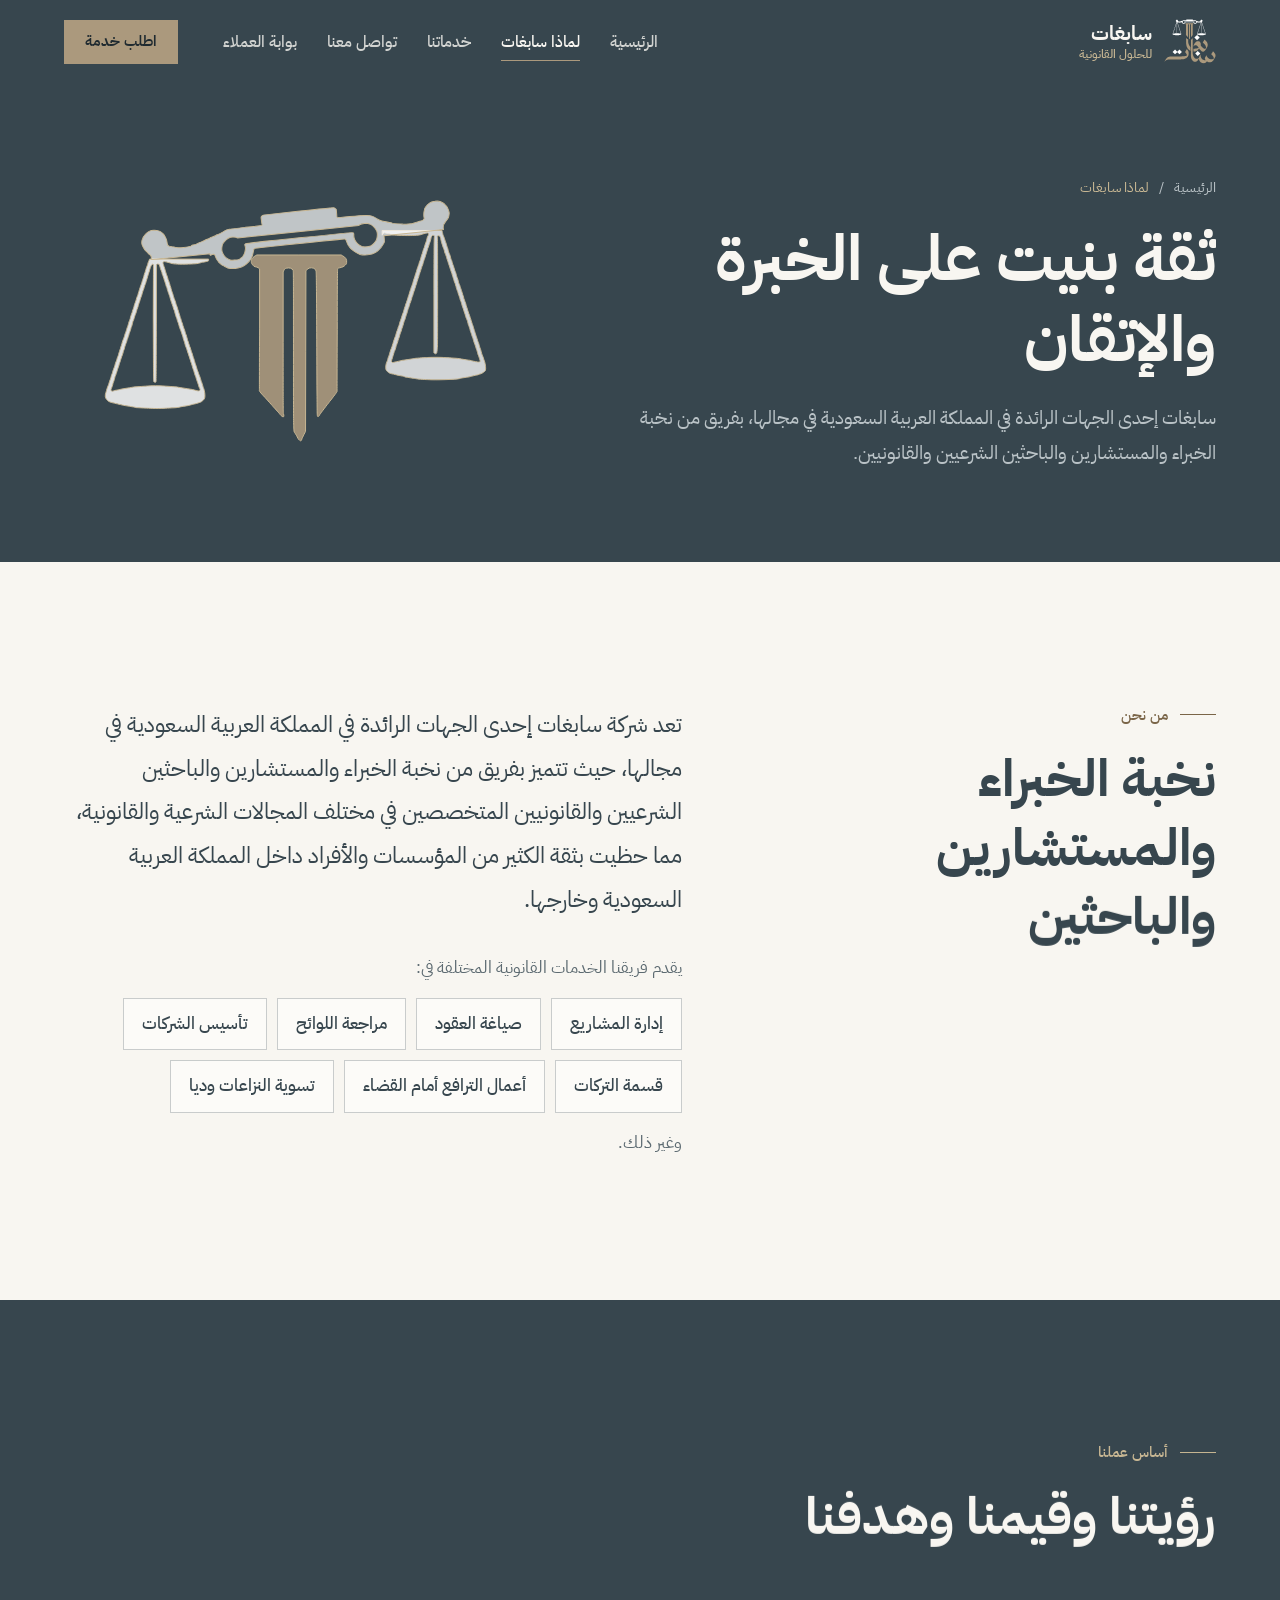
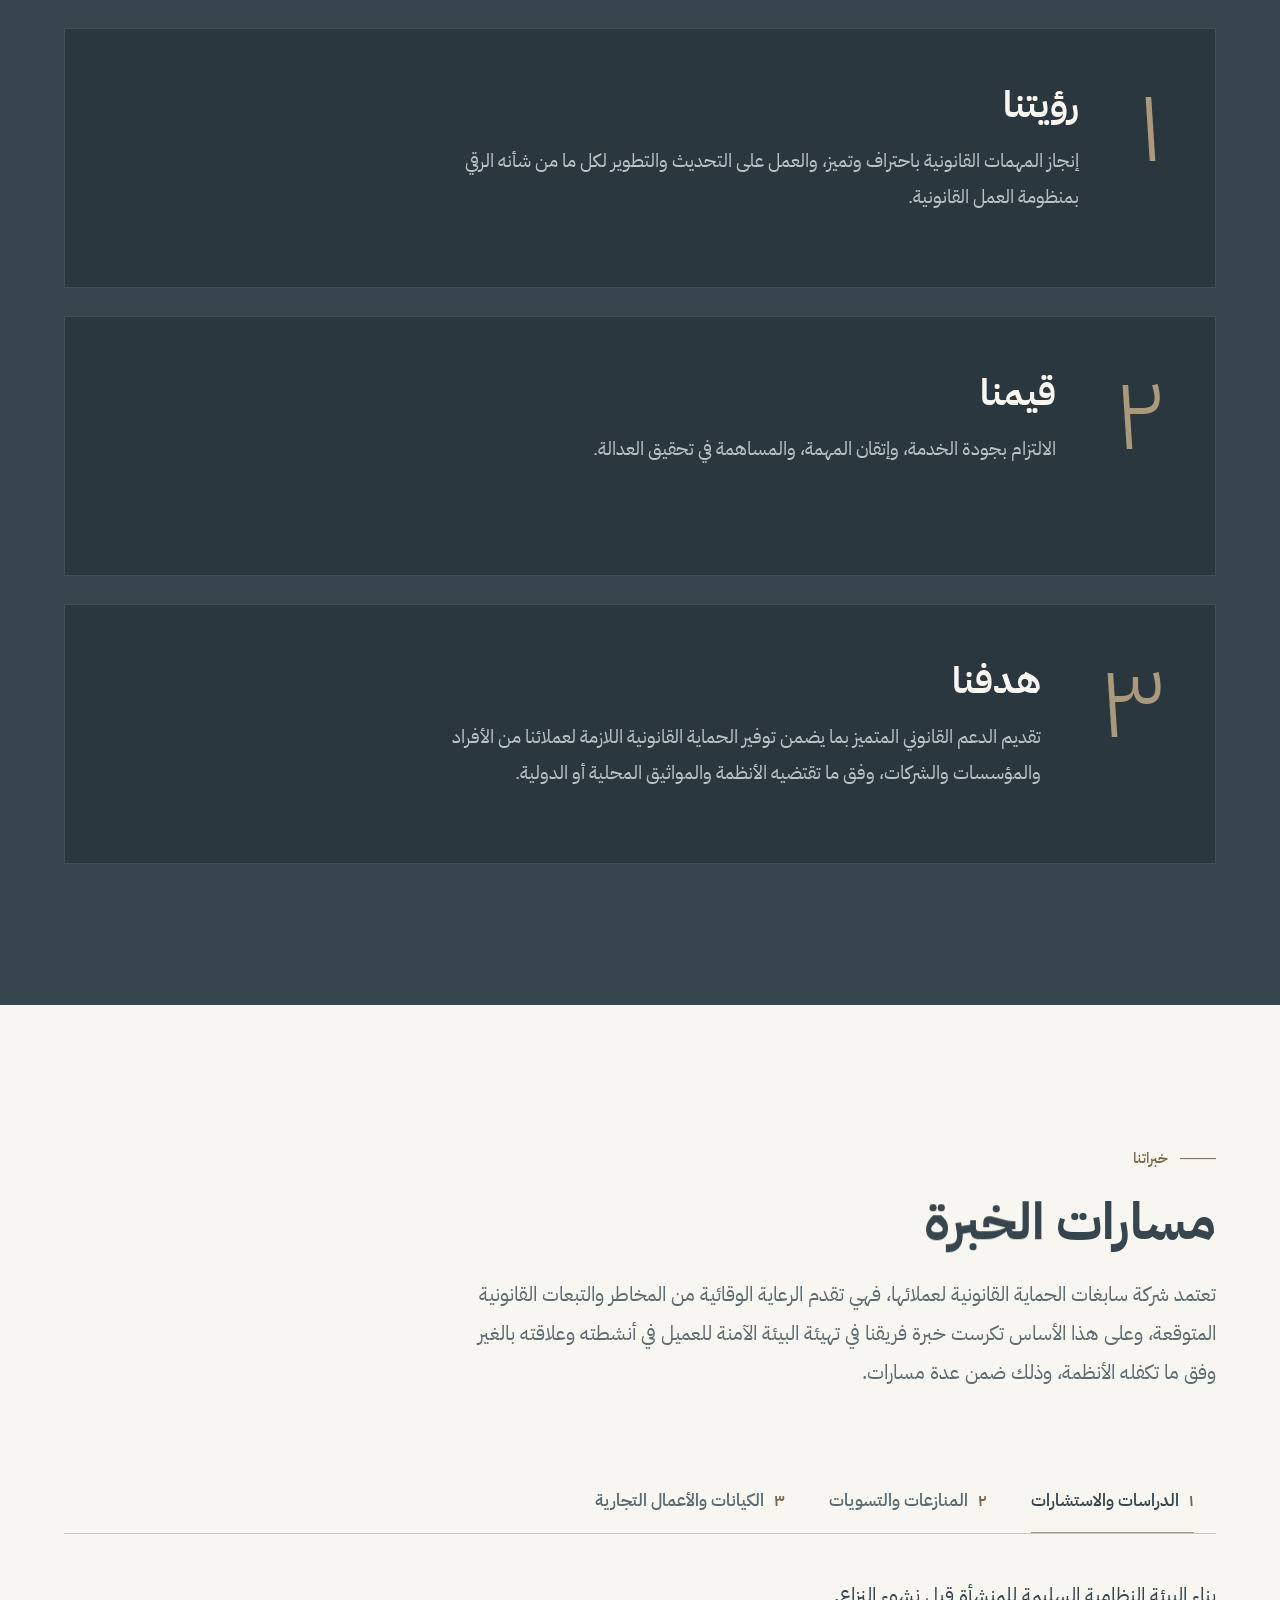
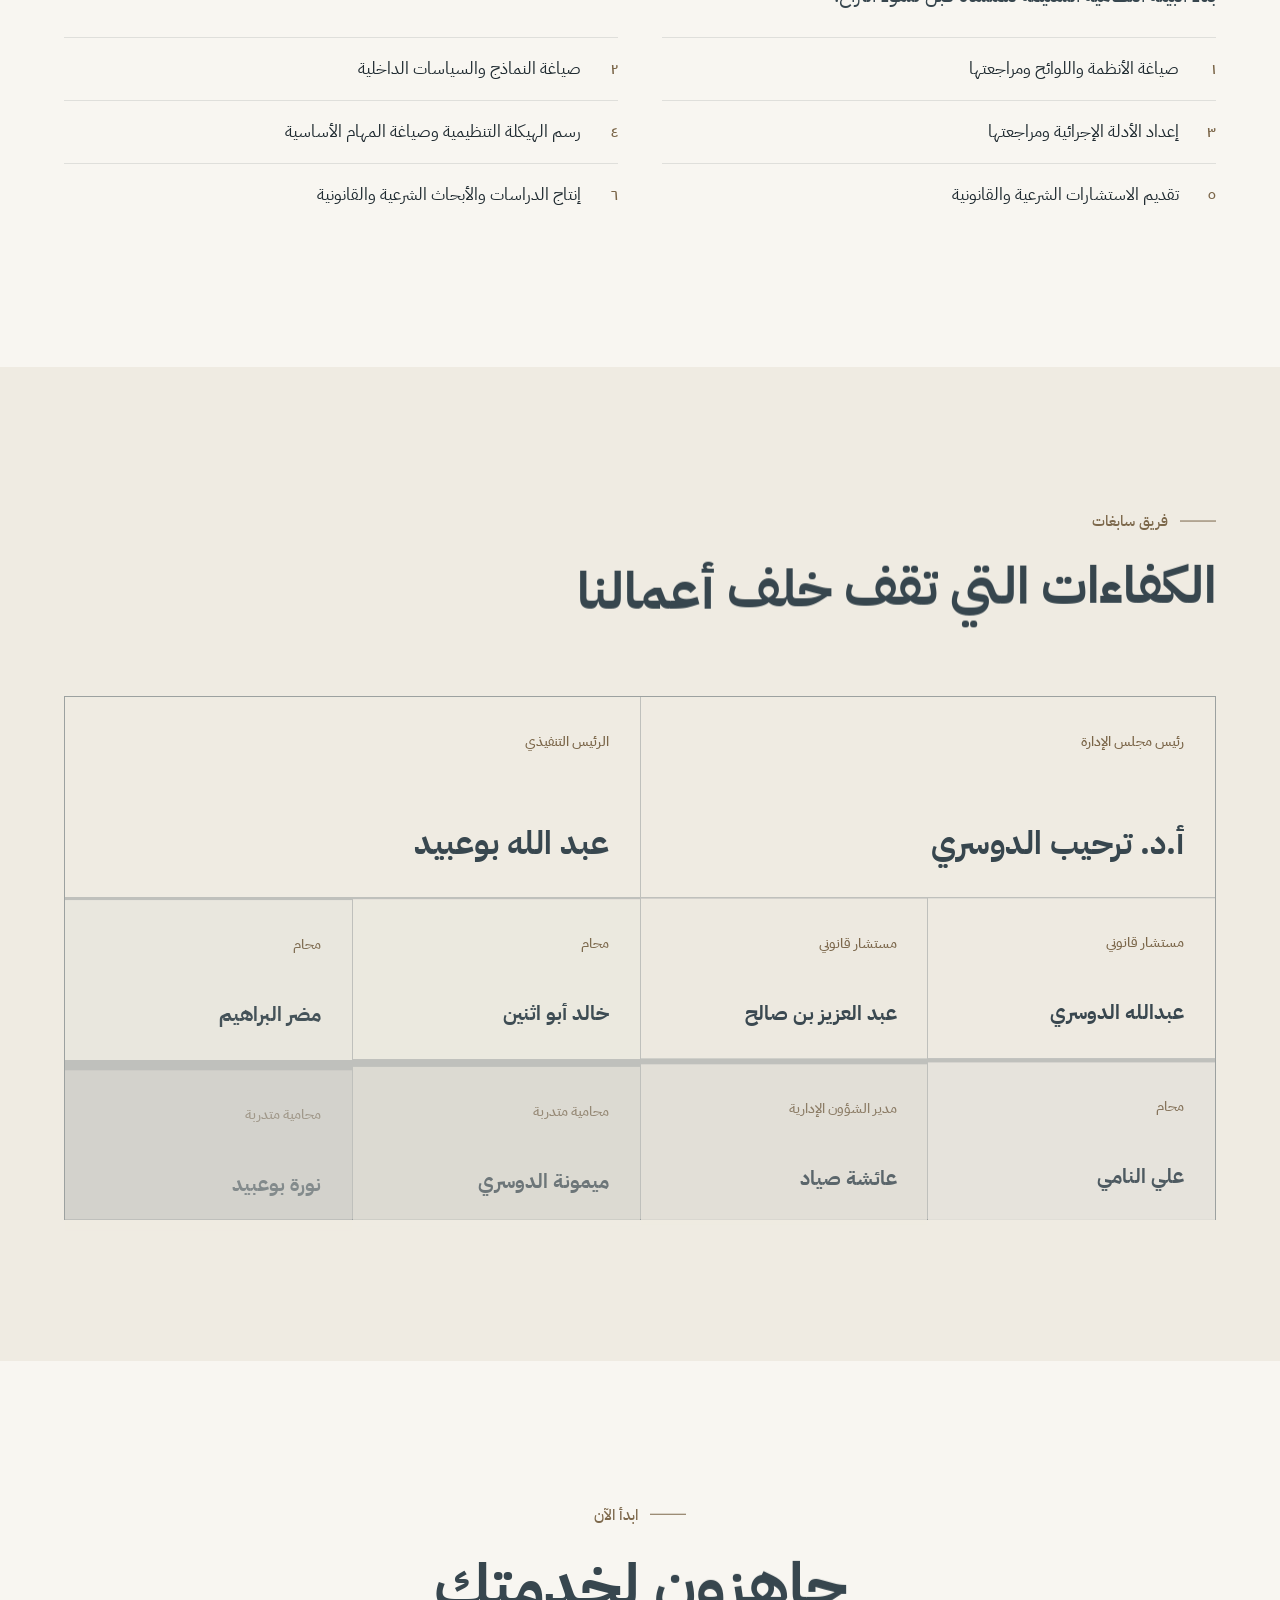
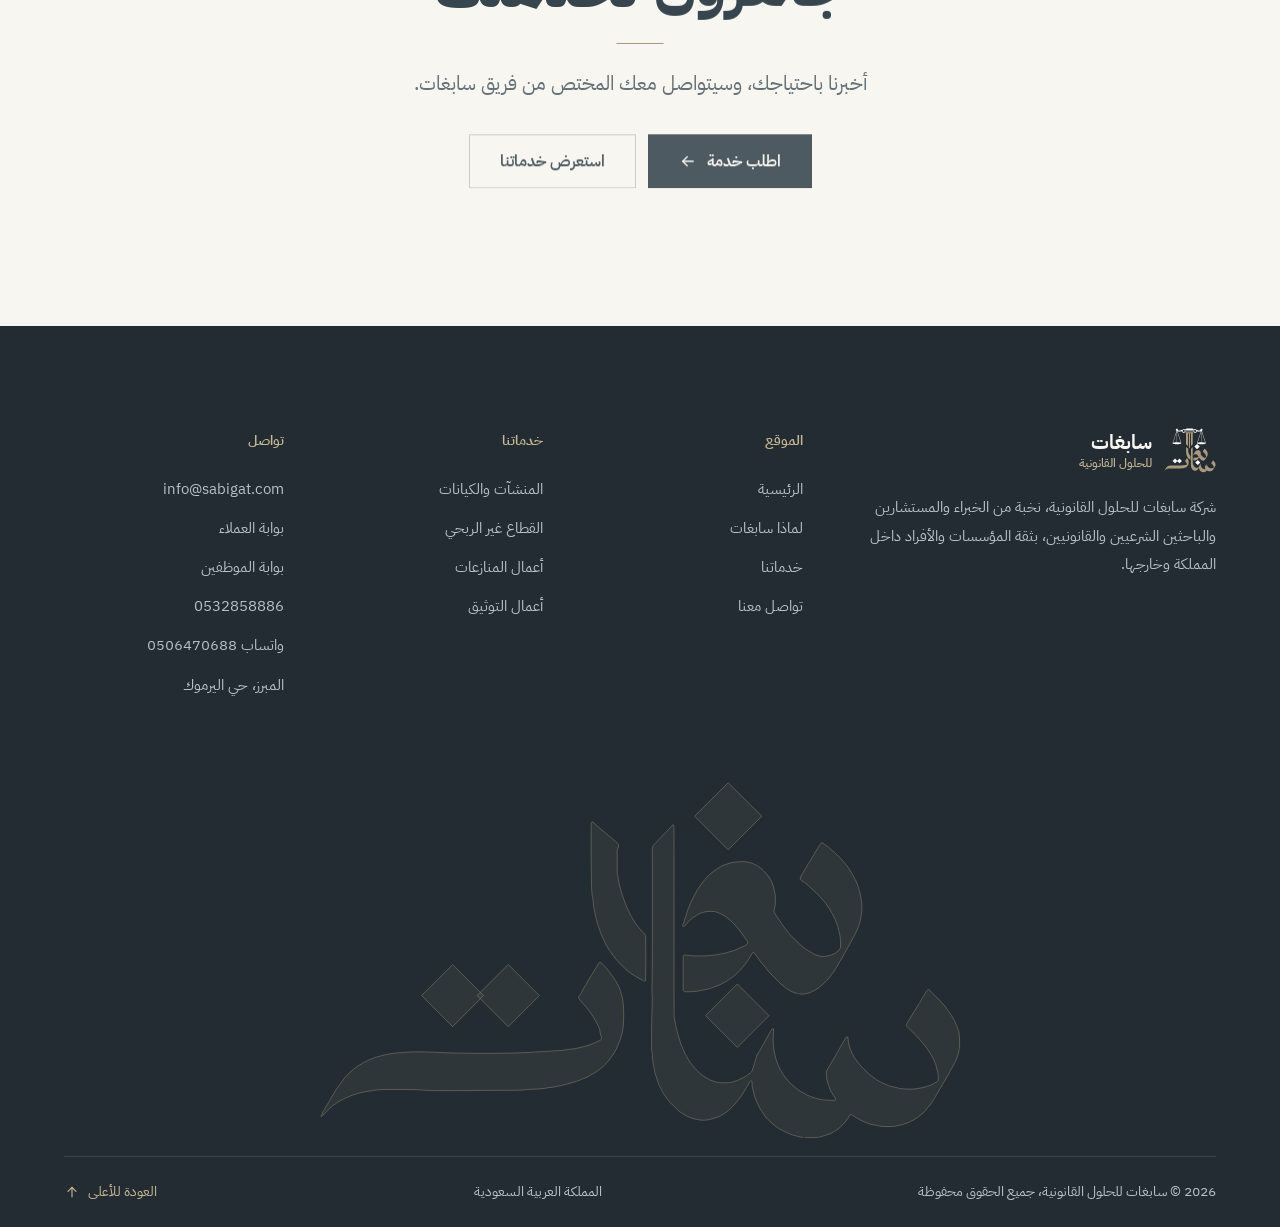
<file: about.html>
<!DOCTYPE html>
<html lang="ar" dir="rtl" class="no-js">
<head>
  <meta charset="UTF-8">
  <meta name="viewport" content="width=device-width, initial-scale=1.0">
  <title>لماذا سابغات | سابغات للحلول القانونية</title>
  <meta name="description" content="تعرف على شركة سابغات للحلول القانونية: رؤيتنا وقيمنا وهدفنا، ومسارات خبرتنا في الدراسات والاستشارات والمنازعات والكيانات، وفريق العمل من المستشارين والمحامين.">
  <link rel="canonical" href="https://sabigat.com/about">
  <link rel="preload" href="assets/fonts/ibm-plex-arabic-400-arabic.woff2" as="font" type="font/woff2" crossorigin>
  <link rel="preload" href="assets/fonts/ibm-plex-arabic-700-arabic.woff2" as="font" type="font/woff2" crossorigin>
  <link rel="stylesheet" href="assets/css/style.css?v=3">
  <meta property="og:type" content="website">
  <meta property="og:site_name" content="سابغات للحلول القانونية">
  <meta property="og:locale" content="ar_SA">
  <meta property="og:title" content="لماذا سابغات | سابغات للحلول القانونية">
  <meta property="og:description" content="رؤيتنا وقيمنا ومسارات خبرتنا وفريق العمل من المستشارين والمحامين.">
  <meta property="og:url" content="https://sabigat.com/about">
  <meta property="og:image" content="https://sabigat.com/assets/img/og-image.png">
  <meta property="og:image:width" content="1200">
  <meta property="og:image:height" content="630">
  <meta name="twitter:card" content="summary_large_image">
  <meta name="twitter:title" content="لماذا سابغات | سابغات للحلول القانونية">
  <meta name="twitter:description" content="رؤيتنا وقيمنا ومسارات خبرتنا وفريق العمل من المستشارين والمحامين.">
  <meta name="twitter:image" content="https://sabigat.com/assets/img/og-image.png">
  <meta name="theme-color" content="#2b373e">
  <meta name="geo.region" content="SA">
  <meta name="geo.placename" content="المبرز">
  <link rel="icon" href="favicon.ico" sizes="any">
  <link rel="icon" type="image/png" sizes="32x32" href="assets/img/favicon-32.png">
  <link rel="apple-touch-icon" href="assets/img/apple-touch-icon.png">
  <link rel="manifest" href="site.webmanifest">
  <script>
    /* قبل الرسم: حالة الحركة والانتقال، وأمان إن لم يعمل ملف الحركة */
    (function (h) {
      h.className = h.className.replace('no-js', 'js');
      try {
        if (matchMedia('(prefers-reduced-motion: reduce)').matches) h.classList.add('rm');
        if (sessionStorage.getItem('sg-nav')) { h.classList.add('is-arriving'); sessionStorage.removeItem('sg-nav'); }
        if (sessionStorage.getItem('sg-intro')) h.classList.add('intro-seen');
      } catch (e) {}
      setTimeout(function () { if (!h.classList.contains('ready')) h.classList.add('static'); }, 3500);
    })(document.documentElement);
  </script>
</head>
<body class="p-about">
  <a class="skip" href="#main">تخط إلى المحتوى</a>

  <div class="curtain" aria-hidden="true">
    <svg class="curtain__mark" viewBox="0 0 308 265" focusable="false"><use href="assets/img/sprite.svg?v=3#mark"/></svg>
  </div>

  <header class="hdr" id="top">
    <div class="hdr__in wrap">
      <a class="brand" href="index.html" aria-label="سابغات للحلول القانونية، الصفحة الرئيسية">
        <svg class="brand__mark" viewBox="0 0 308 265" aria-hidden="true" focusable="false"><use href="assets/img/sprite.svg?v=3#mark"/></svg>
        <span class="brand__name"><b>سابغات</b><small>للحلول القانونية</small></span>
      </a>
      <nav class="nav" aria-label="التنقل الرئيسي">
        <ul>
          <li><a href="index.html">الرئيسية</a></li>
          <li><a href="about.html" aria-current="page">لماذا سابغات</a></li>
          <li><a href="services.html">خدماتنا</a></li>
          <li><a href="contact.html">تواصل معنا</a></li>
          <li><a href="https://www-sabigat-com.alraedlaw.com/login">بوابة العملاء</a></li>
        </ul>
      </nav>
      <a class="btn btn--brass btn--sm hdr__cta" href="contact.html"><span>اطلب خدمة</span></a>
      <button class="burger" type="button" aria-expanded="false" aria-controls="menu" aria-label="فتح القائمة"><span></span><span></span></button>
    </div>
    <span class="hdr__progress" aria-hidden="true"></span>
  </header>

  <div class="menu" id="menu" inert>
    <nav class="menu__nav" aria-label="قائمة الجوال">
      <ul class="menu__links">
        <li style="--i:1"><a href="index.html"><i>١</i>الرئيسية</a></li>
        <li style="--i:2"><a href="about.html" aria-current="page"><i>٢</i>لماذا سابغات</a></li>
        <li style="--i:3"><a href="services.html"><i>٣</i>خدماتنا</a></li>
        <li style="--i:4"><a href="contact.html"><i>٤</i>تواصل معنا</a></li>
      </ul>
    </nav>
    <div class="menu__foot">
      <a class="btn btn--brass" href="contact.html"><span>اطلب خدمة</span></a>
      <a class="menu__mail" href="mailto:info@sabigat.com" dir="ltr">info@sabigat.com</a>
      <a class="menu__portal" href="https://www-sabigat-com.alraedlaw.com/login">بوابة العملاء</a>
    </div>
  </div>

  <main id="main">
    <!-- ================= بطل الصفحة: الميزان ================= -->
    <section class="phero phero--about">
      <div class="phero__in wrap">
        <div class="phero__text">
          <nav class="crumbs" aria-label="مسار الصفحة" data-rise>
            <a href="index.html">الرئيسية</a><span aria-hidden="true">/</span><span aria-current="page">لماذا سابغات</span>
          </nav>
          <h1 class="phero__t" data-words>ثقة بنيت على الخبرة والإتقان</h1>
          <p class="phero__lead" data-rise>سابغات إحدى الجهات الرائدة في المملكة العربية السعودية في مجالها، بفريق من نخبة الخبراء والمستشارين والباحثين الشرعيين والقانونيين.</p>
        </div>
        <div class="phero__art art-scales" aria-hidden="true">
          <svg viewBox="50 8 226 146" focusable="false">
            <use class="sc-pillar" href="assets/img/sprite.svg?v=3#p-pillar"/>
            <g class="sc-panL"><use href="assets/img/sprite.svg?v=3#p-panL"/></g>
            <g class="sc-panR"><use href="assets/img/sprite.svg?v=3#p-panR"/></g>
            <g class="sc-beam"><use href="assets/img/sprite.svg?v=3#p-beam"/></g>
          </svg>
        </div>
      </div>
    </section>

    <!-- ================= من نحن ================= -->
    <section class="about sec">
      <div class="wrap about__grid">
        <header class="about__head">
          <p class="eyebrow" data-rise>من نحن</p>
          <h2 class="h2" data-words>نخبة الخبراء والمستشارين والباحثين</h2>
        </header>
        <div class="about__body">
          <p class="lead about__lead" data-rise>تعد شركة سابغات إحدى الجهات الرائدة في المملكة العربية السعودية في مجالها، حيث تتميز بفريق من نخبة الخبراء والمستشارين والباحثين الشرعيين والقانونيين المتخصصين في مختلف المجالات الشرعية والقانونية، مما حظيت بثقة الكثير من المؤسسات والأفراد داخل المملكة العربية السعودية وخارجها.</p>
          <p class="about__intro" data-rise>يقدم فريقنا الخدمات القانونية المختلفة في:</p>
          <ul class="chips" data-stagger>
            <li>إدارة المشاريع</li>
            <li>صياغة العقود</li>
            <li>مراجعة اللوائح</li>
            <li>تأسيس الشركات</li>
            <li>قسمة التركات</li>
            <li>أعمال الترافع أمام القضاء</li>
            <li>تسوية النزاعات وديا</li>
          </ul>
          <p class="about__more" data-rise>وغير ذلك.</p>
        </div>
      </div>
    </section>

    <!-- ================= أساس عملنا: بطاقات تتراكم ================= -->
    <section class="stack dark sec">
      <div class="wrap">
        <header class="shead">
          <p class="eyebrow" data-rise>أساس عملنا</p>
          <h2 class="h2" data-words>رؤيتنا وقيمنا وهدفنا</h2>
        </header>
        <div class="stack__cards">
          <article class="scard" style="--i:0">
            <span class="scard__n" aria-hidden="true">١</span>
            <div class="scard__body">
              <h3 class="scard__t">رؤيتنا</h3>
              <p>إنجاز المهمات القانونية باحتراف وتميز، والعمل على التحديث والتطوير لكل ما من شأنه الرقي بمنظومة العمل القانونية.</p>
            </div>
          </article>
          <article class="scard" style="--i:1">
            <span class="scard__n" aria-hidden="true">٢</span>
            <div class="scard__body">
              <h3 class="scard__t">قيمنا</h3>
              <p>الالتزام بجودة الخدمة، وإتقان المهمة، والمساهمة في تحقيق العدالة.</p>
            </div>
          </article>
          <article class="scard" style="--i:2">
            <span class="scard__n" aria-hidden="true">٣</span>
            <div class="scard__body">
              <h3 class="scard__t">هدفنا</h3>
              <p>تقديم الدعم القانوني المتميز بما يضمن توفير الحماية القانونية اللازمة لعملائنا من الأفراد والمؤسسات والشركات، وفق ما تقتضيه الأنظمة والمواثيق المحلية أو الدولية.</p>
            </div>
          </article>
        </div>
      </div>
    </section>

    <!-- ================= مسارات الخبرة: تبويبات ================= -->
    <section class="paths sec">
      <div class="wrap">
        <header class="shead">
          <p class="eyebrow" data-rise>خبراتنا</p>
          <h2 class="h2" data-words>مسارات الخبرة</h2>
          <p class="lead" data-rise>تعتمد شركة سابغات الحماية القانونية لعملائها، فهي تقدم الرعاية الوقائية من المخاطر والتبعات القانونية المتوقعة، وعلى هذا الأساس تكرست خبرة فريقنا في تهيئة البيئة الآمنة للعميل في أنشطته وعلاقته بالغير وفق ما تكفله الأنظمة، وذلك ضمن عدة مسارات.</p>
        </header>
        <div class="tabs" data-tabs>
          <section class="tabs__panel" id="path-1">
            <h3 class="tabs__t"><span class="tabs__n" aria-hidden="true">١</span>الدراسات والاستشارات</h3>
            <p class="tabs__d">بناء البيئة النظامية السليمة للمنشأة قبل نشوء النزاع.</p>
            <ul class="tabs__list">
              <li>صياغة الأنظمة واللوائح ومراجعتها</li>
              <li>صياغة النماذج والسياسات الداخلية</li>
              <li>إعداد الأدلة الإجرائية ومراجعتها</li>
              <li>رسم الهيكلة التنظيمية وصياغة المهام الأساسية</li>
              <li>تقديم الاستشارات الشرعية والقانونية</li>
              <li>إنتاج الدراسات والأبحاث الشرعية والقانونية</li>
            </ul>
          </section>
          <section class="tabs__panel" id="path-2">
            <h3 class="tabs__t"><span class="tabs__n" aria-hidden="true">٢</span>المنازعات والتسويات</h3>
            <p class="tabs__d">تمثيل قضائي وتحكيمي في مختلف مجالات النزاع ودرجاته.</p>
            <ul class="tabs__list">
              <li>المنازعات التجارية</li>
              <li>المنازعات العمالية</li>
              <li>المنازعات الحقوقية</li>
              <li>المنازعات الإدارية</li>
              <li>المنازعات الجنائية</li>
              <li>المنازعات التأمينية</li>
              <li>المنازعات المصرفية والتمويلية</li>
              <li>المنازعات الجمركية والضريبية والزكوية</li>
              <li>الفصل بين النزاعات من خلال التحكيم</li>
              <li>تسوية النزاعات عبر الوسائل البديلة</li>
            </ul>
          </section>
          <section class="tabs__panel" id="path-3">
            <h3 class="tabs__t"><span class="tabs__n" aria-hidden="true">٣</span>الكيانات والأعمال التجارية</h3>
            <p class="tabs__d">رعاية قانونية للكيان من التأسيس حتى التصفية.</p>
            <ul class="tabs__list">
              <li>تأسيس الشركات والكيانات التجارية والخيرية</li>
              <li>أعمال الدمج والاستحواذ للكيانات</li>
              <li>تفعيل برامج الحوكمة</li>
              <li>تصفية الكيانات</li>
              <li>إفلاس الشركات</li>
              <li>صياغة العقود ومراجعتها</li>
              <li>حماية حقوق الملكية الفكرية</li>
            </ul>
          </section>
        </div>
      </div>
    </section>

    <!-- ================= فريق العمل ================= -->
    <section class="team sec">
      <div class="wrap">
        <header class="shead">
          <p class="eyebrow" data-rise>فريق سابغات</p>
          <h2 class="h2" data-words>الكفاءات التي تقف خلف أعمالنا</h2>
        </header>
        <ul class="team__grid" data-stagger>
          <li class="member member--lead"><p class="member__role">رئيس مجلس الإدارة</p><h3 class="member__name">أ.د. ترحيب الدوسري</h3></li>
          <li class="member member--lead"><p class="member__role">الرئيس التنفيذي</p><h3 class="member__name">عبد الله بوعبيد</h3></li>
          <li class="member"><p class="member__role">مستشار قانوني</p><h3 class="member__name">عبدالله الدوسري</h3></li>
          <li class="member"><p class="member__role">مستشار قانوني</p><h3 class="member__name">عبد العزيز بن صالح</h3></li>
          <li class="member"><p class="member__role">محام</p><h3 class="member__name">خالد أبو اثنين</h3></li>
          <li class="member"><p class="member__role">محام</p><h3 class="member__name">مضر البراهيم</h3></li>
          <li class="member"><p class="member__role">محام</p><h3 class="member__name">علي النامي</h3></li>
          <li class="member"><p class="member__role">مدير الشؤون الإدارية</p><h3 class="member__name">عائشة صياد</h3></li>
          <li class="member"><p class="member__role">محامية متدربة</p><h3 class="member__name">ميمونة الدوسري</h3></li>
          <li class="member"><p class="member__role">محامية متدربة</p><h3 class="member__name">نورة بوعبيد</h3></li>
        </ul>
      </div>
    </section>

    <!-- ================= دعوة ختامية ================= -->
    <section class="cta sec">
      <div class="wrap cta__in">
        <p class="eyebrow" data-rise>ابدأ الآن</p>
        <h2 class="h2 cta__t" data-words>جاهزون لخدمتك</h2>
        <span class="cta__rule" aria-hidden="true"></span>
        <p class="lead" data-rise>أخبرنا باحتياجك، وسيتواصل معك المختص من فريق سابغات.</p>
        <div class="cta__actions" data-rise>
          <a class="btn btn--slate" href="contact.html"><span>اطلب خدمة</span><svg class="ico" viewBox="0 0 24 24" aria-hidden="true"><use href="assets/img/sprite.svg?v=3#i-arrow"/></svg></a>
          <a class="btn btn--line" href="services.html"><span>استعرض خدماتنا</span></a>
        </div>
      </div>
    </section>
  </main>

  <footer class="ftr">
    <div class="wrap">
      <div class="ftr__grid">
        <div class="ftr__brand">
          <a class="brand" href="index.html" aria-label="سابغات للحلول القانونية، الصفحة الرئيسية">
            <svg class="brand__mark" viewBox="0 0 308 265" aria-hidden="true" focusable="false"><use href="assets/img/sprite.svg?v=3#mark"/></svg>
            <span class="brand__name"><b>سابغات</b><small>للحلول القانونية</small></span>
          </a>
          <p>شركة سابغات للحلول القانونية، نخبة من الخبراء والمستشارين والباحثين الشرعيين والقانونيين، بثقة المؤسسات والأفراد داخل المملكة وخارجها.</p>
        </div>
        <nav class="ftr__col" aria-labelledby="f-site">
          <h2 class="ftr__h" id="f-site">الموقع</h2>
          <ul>
            <li><a href="index.html">الرئيسية</a></li>
            <li><a href="about.html">لماذا سابغات</a></li>
            <li><a href="services.html">خدماتنا</a></li>
            <li><a href="contact.html">تواصل معنا</a></li>
          </ul>
        </nav>
        <nav class="ftr__col" aria-labelledby="f-svc">
          <h2 class="ftr__h" id="f-svc">خدماتنا</h2>
          <ul>
            <li><a href="services.html#entities">المنشآت والكيانات</a></li>
            <li><a href="services.html#nonprofit">القطاع غير الربحي</a></li>
            <li><a href="services.html#disputes">أعمال المنازعات</a></li>
            <li><a href="services.html#notarization">أعمال التوثيق</a></li>
          </ul>
        </nav>
        <div class="ftr__col">
          <h2 class="ftr__h">تواصل</h2>
          <ul>
            <li><a href="mailto:info@sabigat.com" dir="ltr">info@sabigat.com</a></li>
            <li><a href="https://www-sabigat-com.alraedlaw.com/login">بوابة العملاء</a></li>
            <li><a href="https://www-sabigat-com.alraedlaw.com/login">بوابة الموظفين</a></li>
            <li><a href="tel:+966532858886" dir="ltr">0532858886</a></li>
            <li><a href="https://wa.me/966506470688" target="_blank" rel="noopener">واتساب <span dir="ltr">0506470688</span></a></li>
            <li><a href="https://www.google.com/maps/search/?api=1&amp;query=%D8%AD%D9%8A+%D8%A7%D9%84%D9%8A%D8%B1%D9%85%D9%88%D9%83+%D8%A7%D9%84%D9%85%D8%A8%D8%B1%D8%B2" target="_blank" rel="noopener">المبرز، حي اليرموك</a></li>
          </ul>
        </div>
      </div>
      <div class="ftr__word" aria-hidden="true">
        <svg viewBox="0 0 312 176" focusable="false"><use href="assets/img/sprite.svg?v=3#calli"/></svg>
      </div>
      <div class="ftr__bottom">
        <span><span dir="ltr">© <span data-year>2026</span></span> سابغات للحلول القانونية، جميع الحقوق محفوظة</span>
        <!-- TODO: من العميل — رقم الترخيص المهني ورقم السجل التجاري (لم يرسل بعد) -->
        <span>المملكة العربية السعودية</span>
        <a class="totop" href="#top"><span>العودة للأعلى</span><svg class="ico" viewBox="0 0 24 24" aria-hidden="true"><use href="assets/img/sprite.svg?v=3#i-up"/></svg></a>
      </div>
    </div>
  </footer>

  <script src="assets/js/vendor/gsap.min.js?v=3.15.0" defer></script>
  <script src="assets/js/vendor/ScrollTrigger.min.js?v=3.15.0" defer></script>
  <script src="assets/js/vendor/lenis.min.js?v=1.3.26" defer></script>
  <script src="assets/js/main.js?v=3" defer></script>
</body>
</html>
</file>
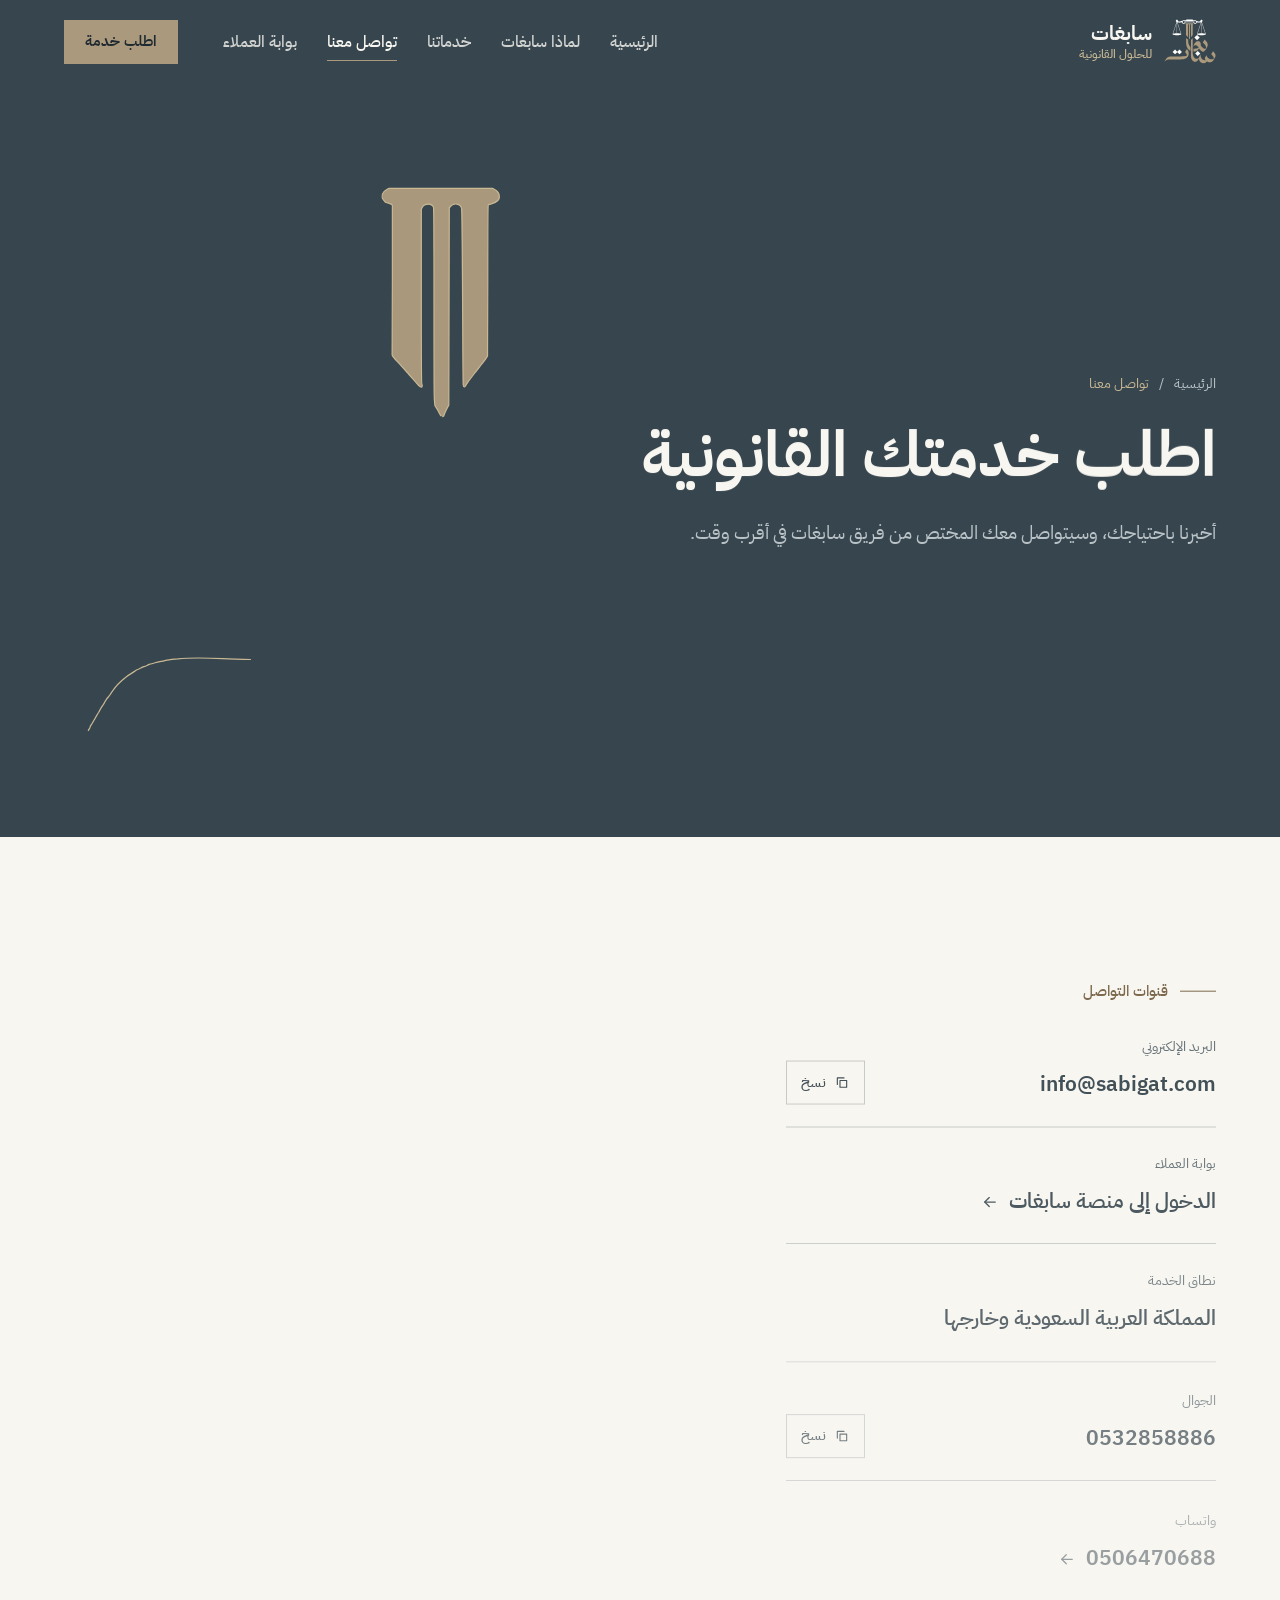
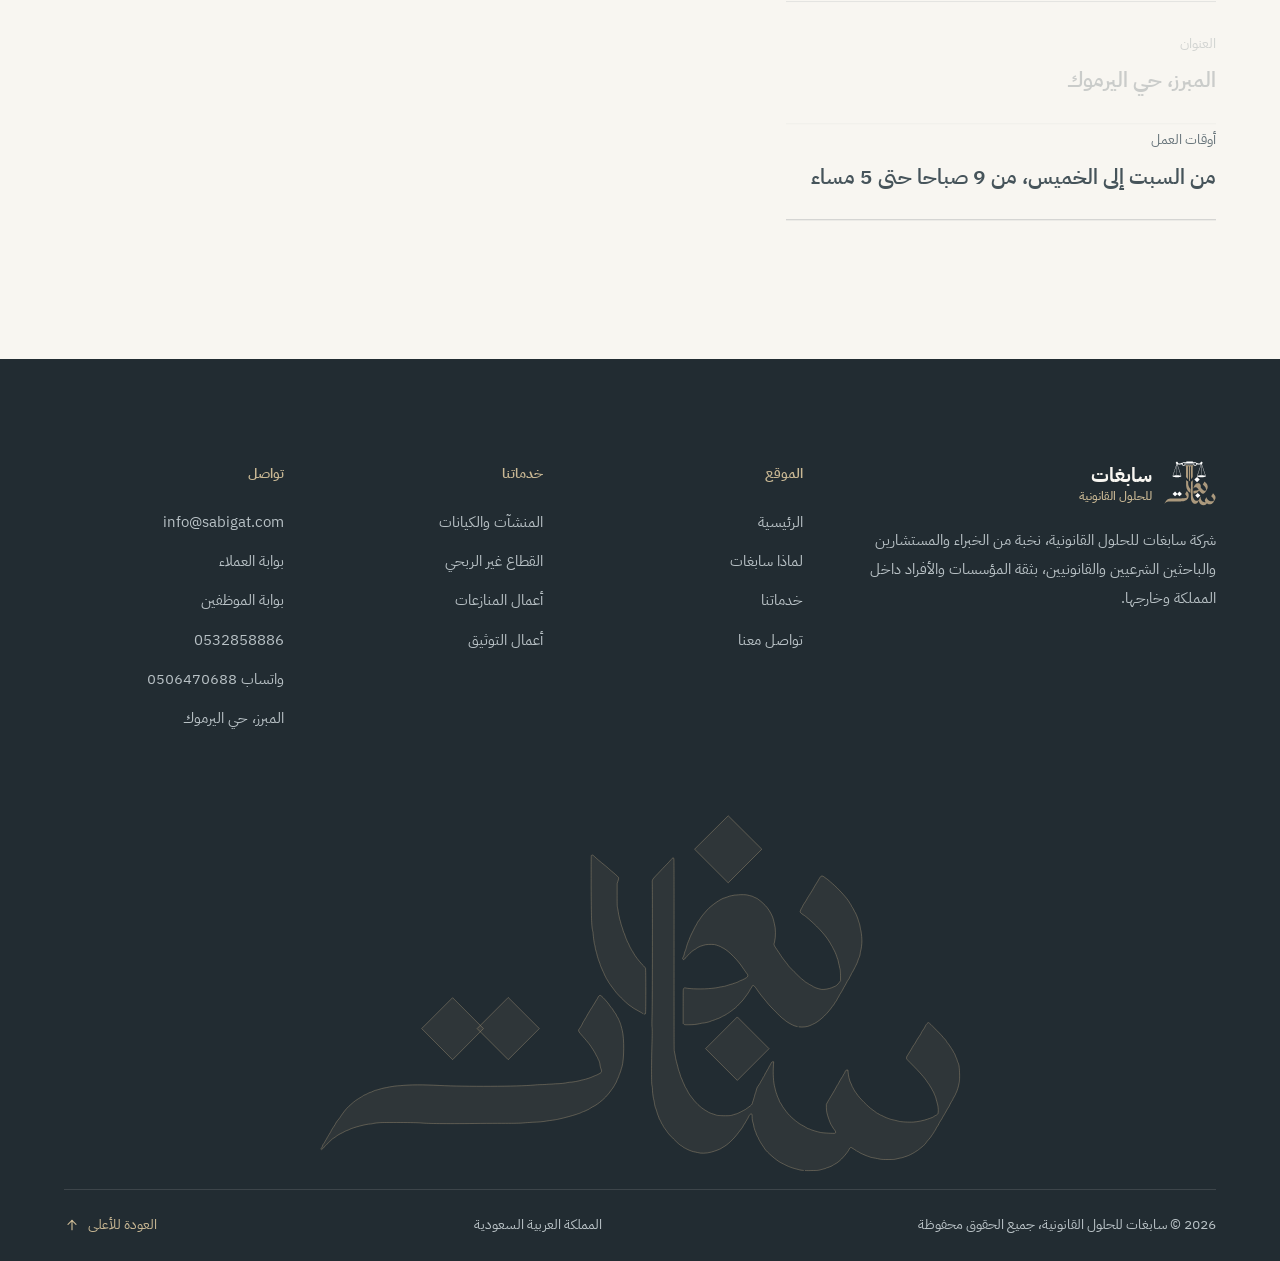
<file: contact.html>
<!DOCTYPE html>
<html lang="ar" dir="rtl" class="no-js">
<head>
  <meta charset="UTF-8">
  <meta name="viewport" content="width=device-width, initial-scale=1.0">
  <title>تواصل معنا | سابغات للحلول القانونية</title>
  <meta name="description" content="اطلب خدمتك القانونية من سابغات، راسلنا عبر البريد الإلكتروني أو ادخل بوابة العملاء على منصة سابغات لمتابعة طلباتك وقضاياك.">
  <link rel="canonical" href="https://sabigat.com/contact">
  <link rel="preload" href="assets/fonts/ibm-plex-arabic-400-arabic.woff2" as="font" type="font/woff2" crossorigin>
  <link rel="preload" href="assets/fonts/ibm-plex-arabic-700-arabic.woff2" as="font" type="font/woff2" crossorigin>
  <link rel="stylesheet" href="assets/css/style.css?v=3">
  <meta property="og:type" content="website">
  <meta property="og:site_name" content="سابغات للحلول القانونية">
  <meta property="og:locale" content="ar_SA">
  <meta property="og:title" content="تواصل معنا | سابغات للحلول القانونية">
  <meta property="og:description" content="اطلب خدمتك القانونية من سابغات، عبر البريد الإلكتروني أو بوابة العملاء.">
  <meta property="og:url" content="https://sabigat.com/contact">
  <meta property="og:image" content="https://sabigat.com/assets/img/og-image.png">
  <meta property="og:image:width" content="1200">
  <meta property="og:image:height" content="630">
  <meta name="twitter:card" content="summary_large_image">
  <meta name="twitter:title" content="تواصل معنا | سابغات للحلول القانونية">
  <meta name="twitter:description" content="اطلب خدمتك القانونية من سابغات، عبر البريد الإلكتروني أو بوابة العملاء.">
  <meta name="twitter:image" content="https://sabigat.com/assets/img/og-image.png">
  <meta name="theme-color" content="#2b373e">
  <meta name="geo.region" content="SA">
  <meta name="geo.placename" content="المبرز">
  <link rel="icon" href="favicon.ico" sizes="any">
  <link rel="icon" type="image/png" sizes="32x32" href="assets/img/favicon-32.png">
  <link rel="apple-touch-icon" href="assets/img/apple-touch-icon.png">
  <link rel="manifest" href="site.webmanifest">
  <script>
    /* قبل الرسم: حالة الحركة والانتقال، وأمان إن لم يعمل ملف الحركة */
    (function (h) {
      h.className = h.className.replace('no-js', 'js');
      try {
        if (matchMedia('(prefers-reduced-motion: reduce)').matches) h.classList.add('rm');
        if (sessionStorage.getItem('sg-nav')) { h.classList.add('is-arriving'); sessionStorage.removeItem('sg-nav'); }
        if (sessionStorage.getItem('sg-intro')) h.classList.add('intro-seen');
      } catch (e) {}
      setTimeout(function () { if (!h.classList.contains('ready')) h.classList.add('static'); }, 3500);
    })(document.documentElement);
  </script>
</head>
<body class="p-contact">
  <a class="skip" href="#main">تخط إلى المحتوى</a>

  <div class="curtain" aria-hidden="true">
    <svg class="curtain__mark" viewBox="0 0 308 265" focusable="false"><use href="assets/img/sprite.svg?v=3#mark"/></svg>
  </div>

  <header class="hdr" id="top">
    <div class="hdr__in wrap">
      <a class="brand" href="index.html" aria-label="سابغات للحلول القانونية، الصفحة الرئيسية">
        <svg class="brand__mark" viewBox="0 0 308 265" aria-hidden="true" focusable="false"><use href="assets/img/sprite.svg?v=3#mark"/></svg>
        <span class="brand__name"><b>سابغات</b><small>للحلول القانونية</small></span>
      </a>
      <nav class="nav" aria-label="التنقل الرئيسي">
        <ul>
          <li><a href="index.html">الرئيسية</a></li>
          <li><a href="about.html">لماذا سابغات</a></li>
          <li><a href="services.html">خدماتنا</a></li>
          <li><a href="contact.html" aria-current="page">تواصل معنا</a></li>
          <li><a href="https://www-sabigat-com.alraedlaw.com/login">بوابة العملاء</a></li>
        </ul>
      </nav>
      <a class="btn btn--brass btn--sm hdr__cta" href="contact.html"><span>اطلب خدمة</span></a>
      <button class="burger" type="button" aria-expanded="false" aria-controls="menu" aria-label="فتح القائمة"><span></span><span></span></button>
    </div>
    <span class="hdr__progress" aria-hidden="true"></span>
  </header>

  <div class="menu" id="menu" inert>
    <nav class="menu__nav" aria-label="قائمة الجوال">
      <ul class="menu__links">
        <li style="--i:1"><a href="index.html"><i>١</i>الرئيسية</a></li>
        <li style="--i:2"><a href="about.html"><i>٢</i>لماذا سابغات</a></li>
        <li style="--i:3"><a href="services.html"><i>٣</i>خدماتنا</a></li>
        <li style="--i:4"><a href="contact.html" aria-current="page"><i>٤</i>تواصل معنا</a></li>
      </ul>
    </nav>
    <div class="menu__foot">
      <a class="btn btn--brass" href="contact.html"><span>اطلب خدمة</span></a>
      <a class="menu__mail" href="mailto:info@sabigat.com" dir="ltr">info@sabigat.com</a>
      <a class="menu__portal" href="https://www-sabigat-com.alraedlaw.com/login">بوابة العملاء</a>
    </div>
  </div>

  <main id="main">
    <!-- ================= بطل الصفحة: القلم يخط سطرا ================= -->
    <section class="phero phero--contact">
      <div class="phero__in wrap">
        <div class="phero__text">
          <nav class="crumbs" aria-label="مسار الصفحة" data-rise>
            <a href="index.html">الرئيسية</a><span aria-hidden="true">/</span><span aria-current="page">تواصل معنا</span>
          </nav>
          <h1 class="phero__t" data-words>اطلب خدمتك القانونية</h1>
          <p class="phero__lead" data-rise>أخبرنا باحتياجك، وسيتواصل معك المختص من فريق سابغات في أقرب وقت.</p>
        </div>
        <div class="phero__art art-pen" aria-hidden="true">
          <svg viewBox="12 40 184 240" focusable="false">
            <use class="pen-body" href="assets/img/sprite.svg?v=3#p-pillar"/>
            <use class="pen-line" href="assets/img/sprite.svg?v=3#p-c3"/>
            <use class="pen-dot" href="assets/img/sprite.svg?v=3#p-d2"/>
            <use class="pen-dot" href="assets/img/sprite.svg?v=3#p-d3"/>
          </svg>
        </div>
      </div>
    </section>

    <!-- ================= القنوات والنموذج ================= -->
    <section class="contact sec">
      <div class="wrap contact__grid">
        <div class="channels">
          <h2 class="eyebrow" data-rise>قنوات التواصل</h2>
          <div class="ch" data-rise>
            <p class="ch__l">البريد الإلكتروني</p>
            <div class="ch__row">
              <a class="ch__v" href="mailto:info@sabigat.com" dir="ltr">info@sabigat.com</a>
              <button class="copy" type="button" data-copy="info@sabigat.com" aria-label="نسخ البريد الإلكتروني">
                <svg class="ico" viewBox="0 0 24 24" aria-hidden="true"><use href="assets/img/sprite.svg?v=3#i-copy"/></svg><span>نسخ</span>
              </button>
            </div>
          </div>
          <div class="ch" data-rise>
            <p class="ch__l">بوابة العملاء</p>
            <a class="ch__v ch__link" href="https://www-sabigat-com.alraedlaw.com/login"><span>الدخول إلى منصة سابغات</span><svg class="ico" viewBox="0 0 24 24" aria-hidden="true"><use href="assets/img/sprite.svg?v=3#i-arrow"/></svg></a>
          </div>
          <div class="ch" data-rise>
            <p class="ch__l">نطاق الخدمة</p>
            <p class="ch__v">المملكة العربية السعودية وخارجها</p>
          </div>
          <div class="ch" data-rise>
            <p class="ch__l">الجوال</p>
            <div class="ch__row">
              <a class="ch__v" href="tel:+966532858886" dir="ltr">0532858886</a>
              <button class="copy" type="button" data-copy="0532858886" aria-label="نسخ رقم الجوال">
                <svg class="ico" viewBox="0 0 24 24" aria-hidden="true"><use href="assets/img/sprite.svg?v=3#i-copy"/></svg><span>نسخ</span>
              </button>
            </div>
          </div>
          <div class="ch" data-rise>
            <p class="ch__l">واتساب</p>
            <a class="ch__v ch__link" href="https://wa.me/966506470688" target="_blank" rel="noopener"><span dir="ltr">0506470688</span><svg class="ico" viewBox="0 0 24 24" aria-hidden="true"><use href="assets/img/sprite.svg?v=3#i-arrow"/></svg></a>
          </div>
          <div class="ch" data-rise>
            <p class="ch__l">العنوان</p>
            <p class="ch__v">المبرز، حي اليرموك</p>
          </div>
          <div class="ch" data-rise>
            <p class="ch__l">أوقات العمل</p>
            <p class="ch__v">من السبت إلى الخميس، من 9 صباحا حتى 5 مساء</p>
          </div>
        </div>

        <form class="form" id="service-form" action="mailto:info@sabigat.com" method="post" enctype="text/plain" data-rise>
          <div class="form__row">
            <div class="field">
              <input type="text" id="f-name" name="name" autocomplete="name" placeholder=" " required>
              <label for="f-name">الاسم الكامل</label>
            </div>
            <div class="field">
              <input type="tel" id="f-phone" name="phone" autocomplete="tel" dir="ltr" placeholder=" " required>
              <label for="f-phone">رقم الجوال</label>
            </div>
          </div>
          <div class="field">
            <input type="email" id="f-email" name="email" autocomplete="email" dir="ltr" placeholder=" " required>
            <label for="f-email">البريد الإلكتروني</label>
          </div>
          <fieldset class="pick">
            <legend>الخدمة المطلوبة</legend>
            <div class="pick__opts">
              <label><input type="radio" name="service" value="المنشآت والكيانات" required><span>المنشآت والكيانات</span></label>
              <label><input type="radio" name="service" value="القطاع غير الربحي"><span>القطاع غير الربحي</span></label>
              <label><input type="radio" name="service" value="أعمال المنازعات"><span>أعمال المنازعات</span></label>
              <label><input type="radio" name="service" value="أعمال التوثيق"><span>أعمال التوثيق</span></label>
              <label><input type="radio" name="service" value="استشارة قانونية"><span>استشارة قانونية</span></label>
              <label><input type="radio" name="service" value="أخرى"><span>أخرى</span></label>
            </div>
          </fieldset>
          <div class="field field--area">
            <textarea id="f-message" name="message" rows="5" placeholder=" " required></textarea>
            <label for="f-message">تفاصيل الطلب</label>
          </div>
          <div class="form__foot">
            <button class="btn btn--slate" type="submit"><span>إرسال الطلب</span><svg class="ico" viewBox="0 0 24 24" aria-hidden="true"><use href="assets/img/sprite.svg?v=3#i-arrow"/></svg></button>
            <p class="form__note" id="form-done" role="status" hidden>سيفتح برنامج البريد لديك برسالة جاهزة، أرسلها لتصلنا مباشرة.</p>
          </div>
          <p class="form__note">بإرسالك الطلب سيفتح برنامج البريد لديك برسالة موجهة إلى <span dir="ltr">info@sabigat.com</span>، ويمكنك أيضا مراسلتنا مباشرة على <a href="mailto:info@sabigat.com" dir="ltr">info@sabigat.com</a></p>
        </form>
      </div>
    </section>
  </main>

  <footer class="ftr">
    <div class="wrap">
      <div class="ftr__grid">
        <div class="ftr__brand">
          <a class="brand" href="index.html" aria-label="سابغات للحلول القانونية، الصفحة الرئيسية">
            <svg class="brand__mark" viewBox="0 0 308 265" aria-hidden="true" focusable="false"><use href="assets/img/sprite.svg?v=3#mark"/></svg>
            <span class="brand__name"><b>سابغات</b><small>للحلول القانونية</small></span>
          </a>
          <p>شركة سابغات للحلول القانونية، نخبة من الخبراء والمستشارين والباحثين الشرعيين والقانونيين، بثقة المؤسسات والأفراد داخل المملكة وخارجها.</p>
        </div>
        <nav class="ftr__col" aria-labelledby="f-site">
          <h2 class="ftr__h" id="f-site">الموقع</h2>
          <ul>
            <li><a href="index.html">الرئيسية</a></li>
            <li><a href="about.html">لماذا سابغات</a></li>
            <li><a href="services.html">خدماتنا</a></li>
            <li><a href="contact.html">تواصل معنا</a></li>
          </ul>
        </nav>
        <nav class="ftr__col" aria-labelledby="f-svc">
          <h2 class="ftr__h" id="f-svc">خدماتنا</h2>
          <ul>
            <li><a href="services.html#entities">المنشآت والكيانات</a></li>
            <li><a href="services.html#nonprofit">القطاع غير الربحي</a></li>
            <li><a href="services.html#disputes">أعمال المنازعات</a></li>
            <li><a href="services.html#notarization">أعمال التوثيق</a></li>
          </ul>
        </nav>
        <div class="ftr__col">
          <h2 class="ftr__h">تواصل</h2>
          <ul>
            <li><a href="mailto:info@sabigat.com" dir="ltr">info@sabigat.com</a></li>
            <li><a href="https://www-sabigat-com.alraedlaw.com/login">بوابة العملاء</a></li>
            <li><a href="https://www-sabigat-com.alraedlaw.com/login">بوابة الموظفين</a></li>
            <li><a href="tel:+966532858886" dir="ltr">0532858886</a></li>
            <li><a href="https://wa.me/966506470688" target="_blank" rel="noopener">واتساب <span dir="ltr">0506470688</span></a></li>
            <li><a href="https://www.google.com/maps/search/?api=1&amp;query=%D8%AD%D9%8A+%D8%A7%D9%84%D9%8A%D8%B1%D9%85%D9%88%D9%83+%D8%A7%D9%84%D9%85%D8%A8%D8%B1%D8%B2" target="_blank" rel="noopener">المبرز، حي اليرموك</a></li>
          </ul>
        </div>
      </div>
      <div class="ftr__word" aria-hidden="true">
        <svg viewBox="0 0 312 176" focusable="false"><use href="assets/img/sprite.svg?v=3#calli"/></svg>
      </div>
      <div class="ftr__bottom">
        <span><span dir="ltr">© <span data-year>2026</span></span> سابغات للحلول القانونية، جميع الحقوق محفوظة</span>
        <!-- TODO: من العميل — رقم الترخيص المهني ورقم السجل التجاري (لم يرسل بعد) -->
        <span>المملكة العربية السعودية</span>
        <a class="totop" href="#top"><span>العودة للأعلى</span><svg class="ico" viewBox="0 0 24 24" aria-hidden="true"><use href="assets/img/sprite.svg?v=3#i-up"/></svg></a>
      </div>
    </div>
  </footer>

  <script src="assets/js/vendor/gsap.min.js?v=3.15.0" defer></script>
  <script src="assets/js/vendor/ScrollTrigger.min.js?v=3.15.0" defer></script>
  <script src="assets/js/vendor/lenis.min.js?v=1.3.26" defer></script>
  <script src="assets/js/main.js?v=3" defer></script>
</body>
</html>
</file>
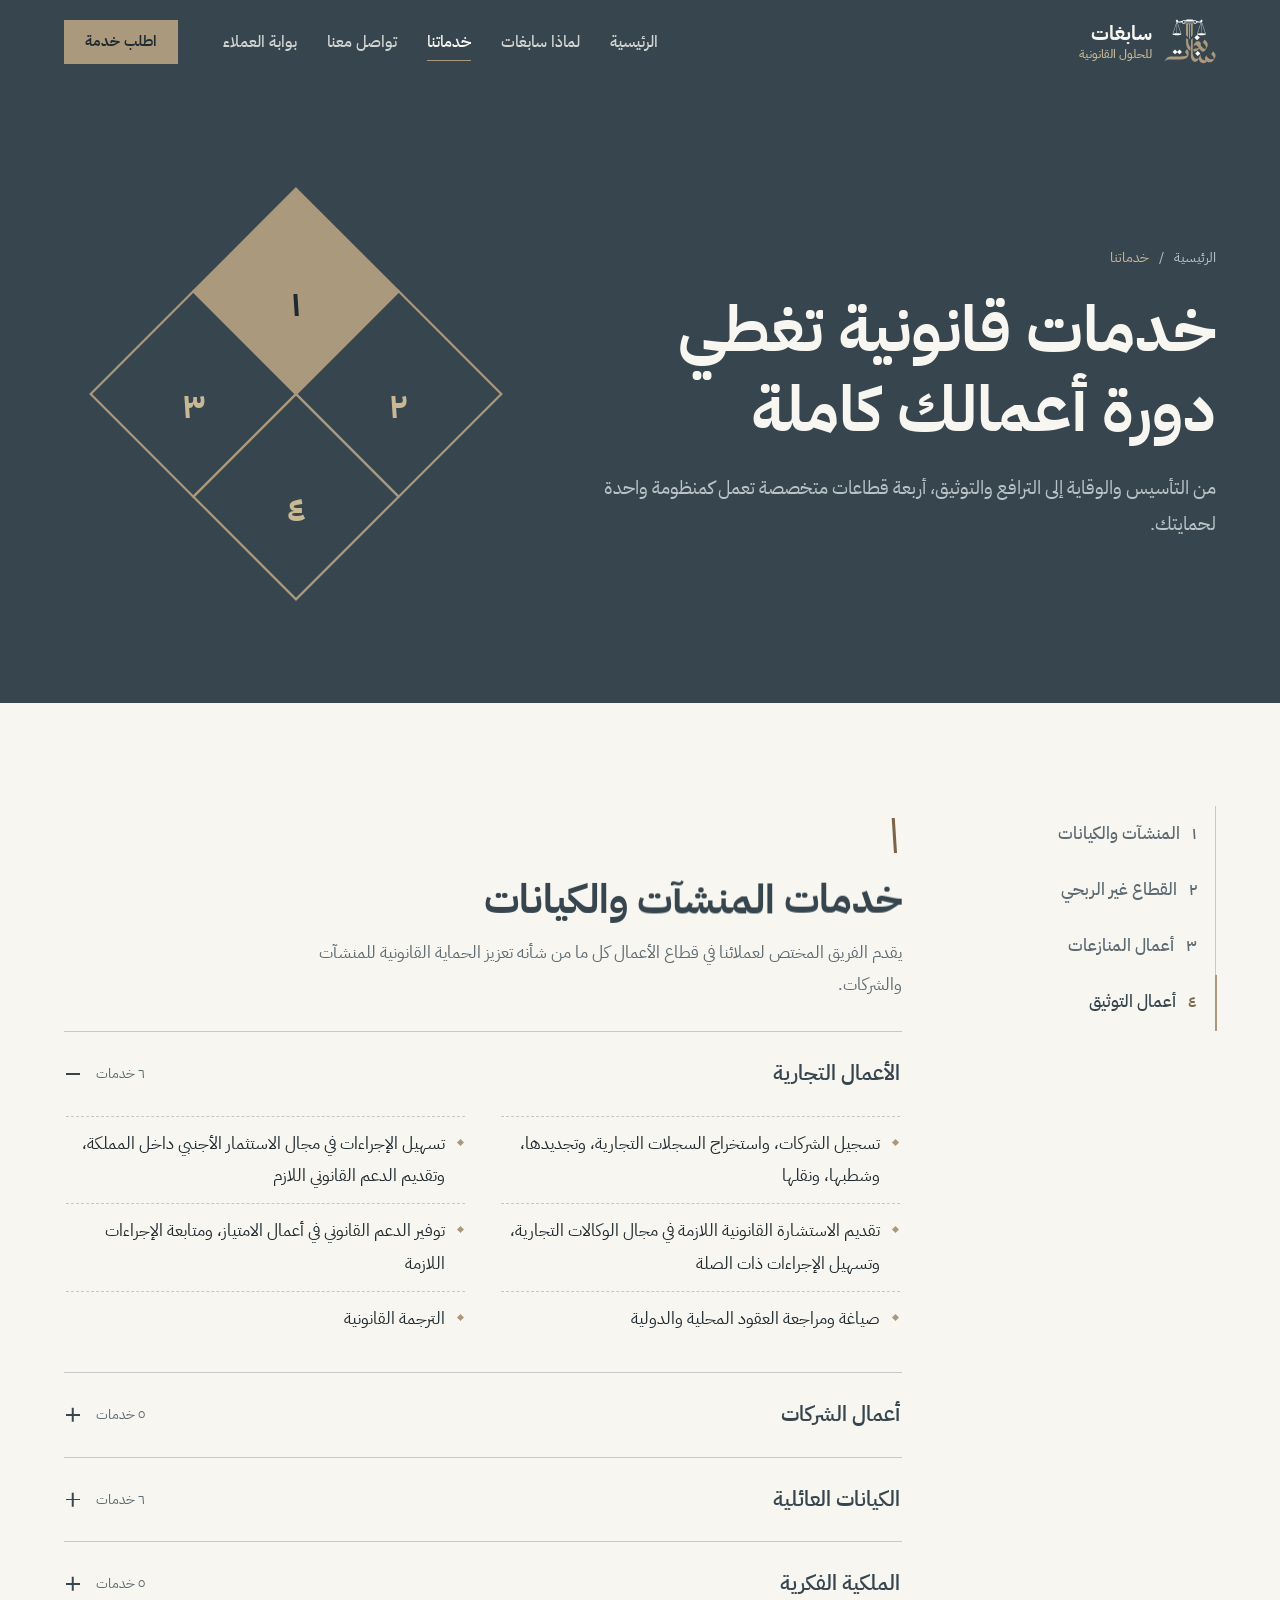
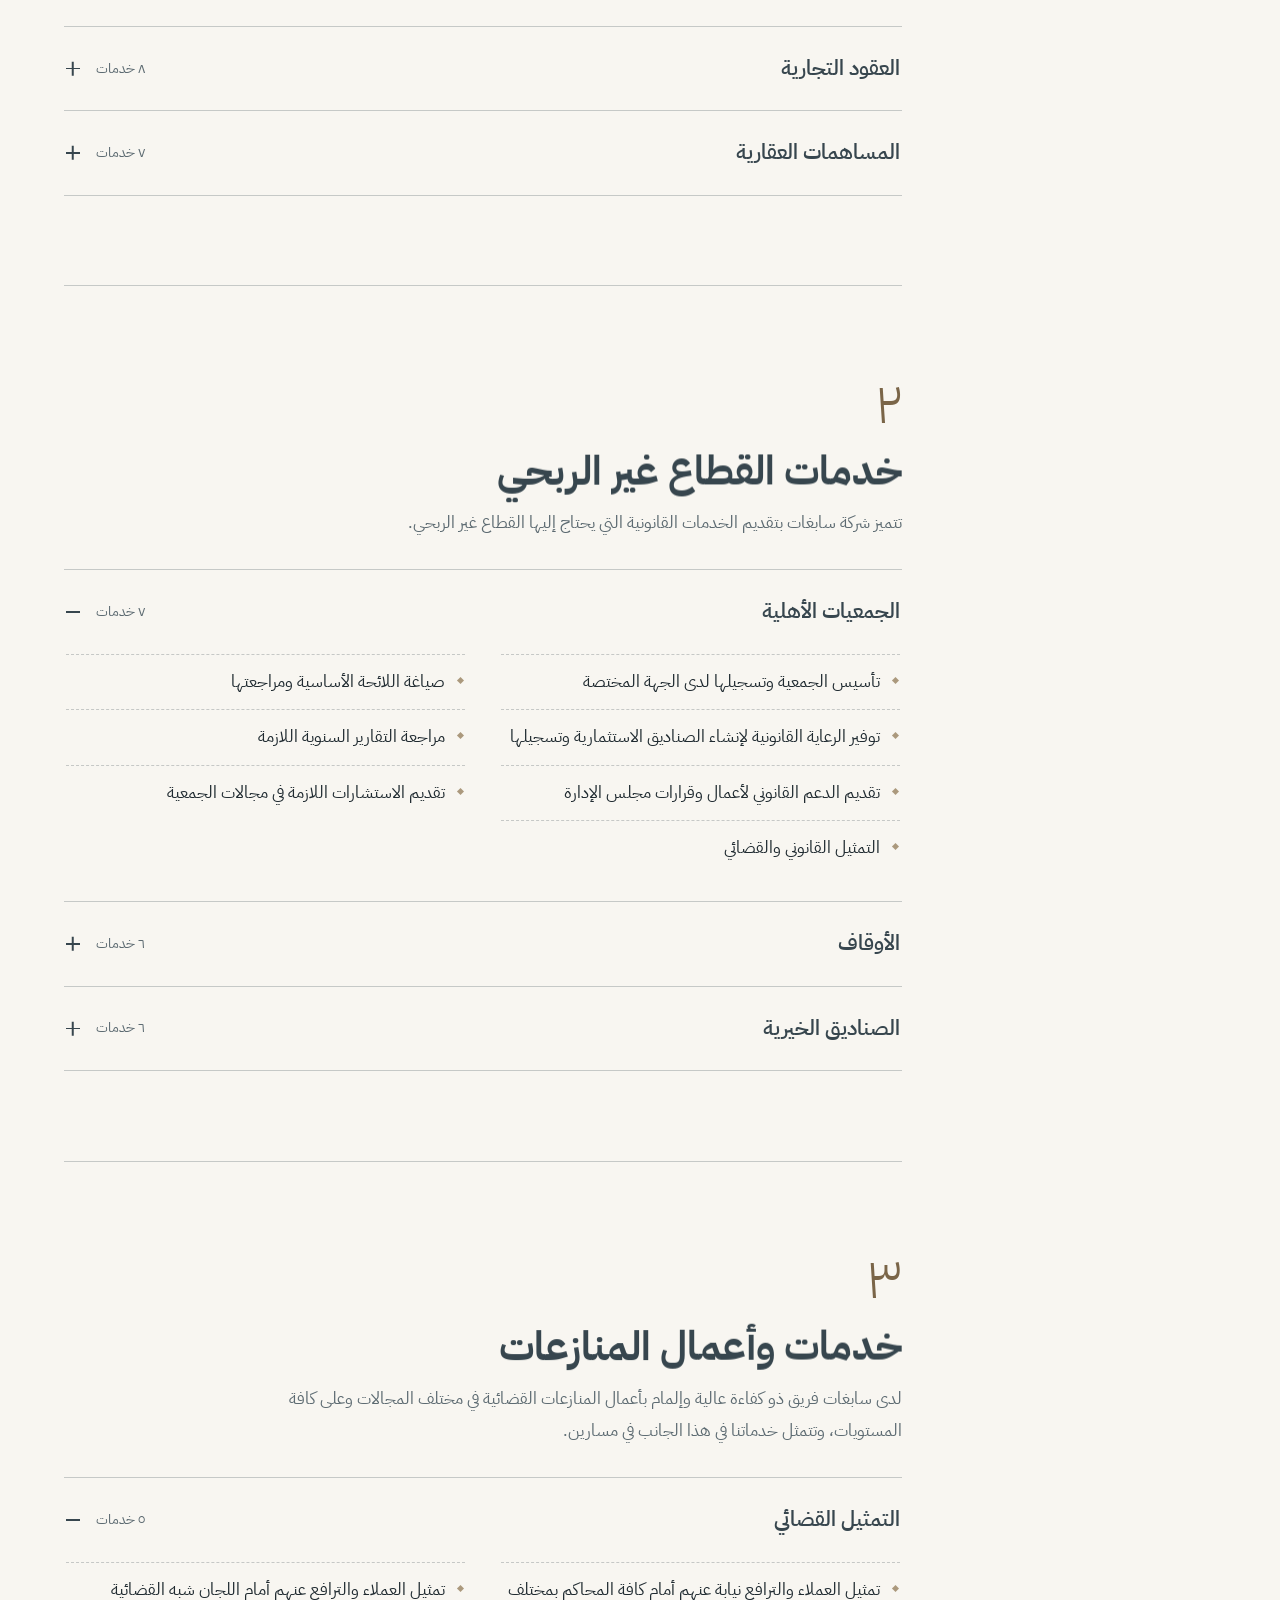
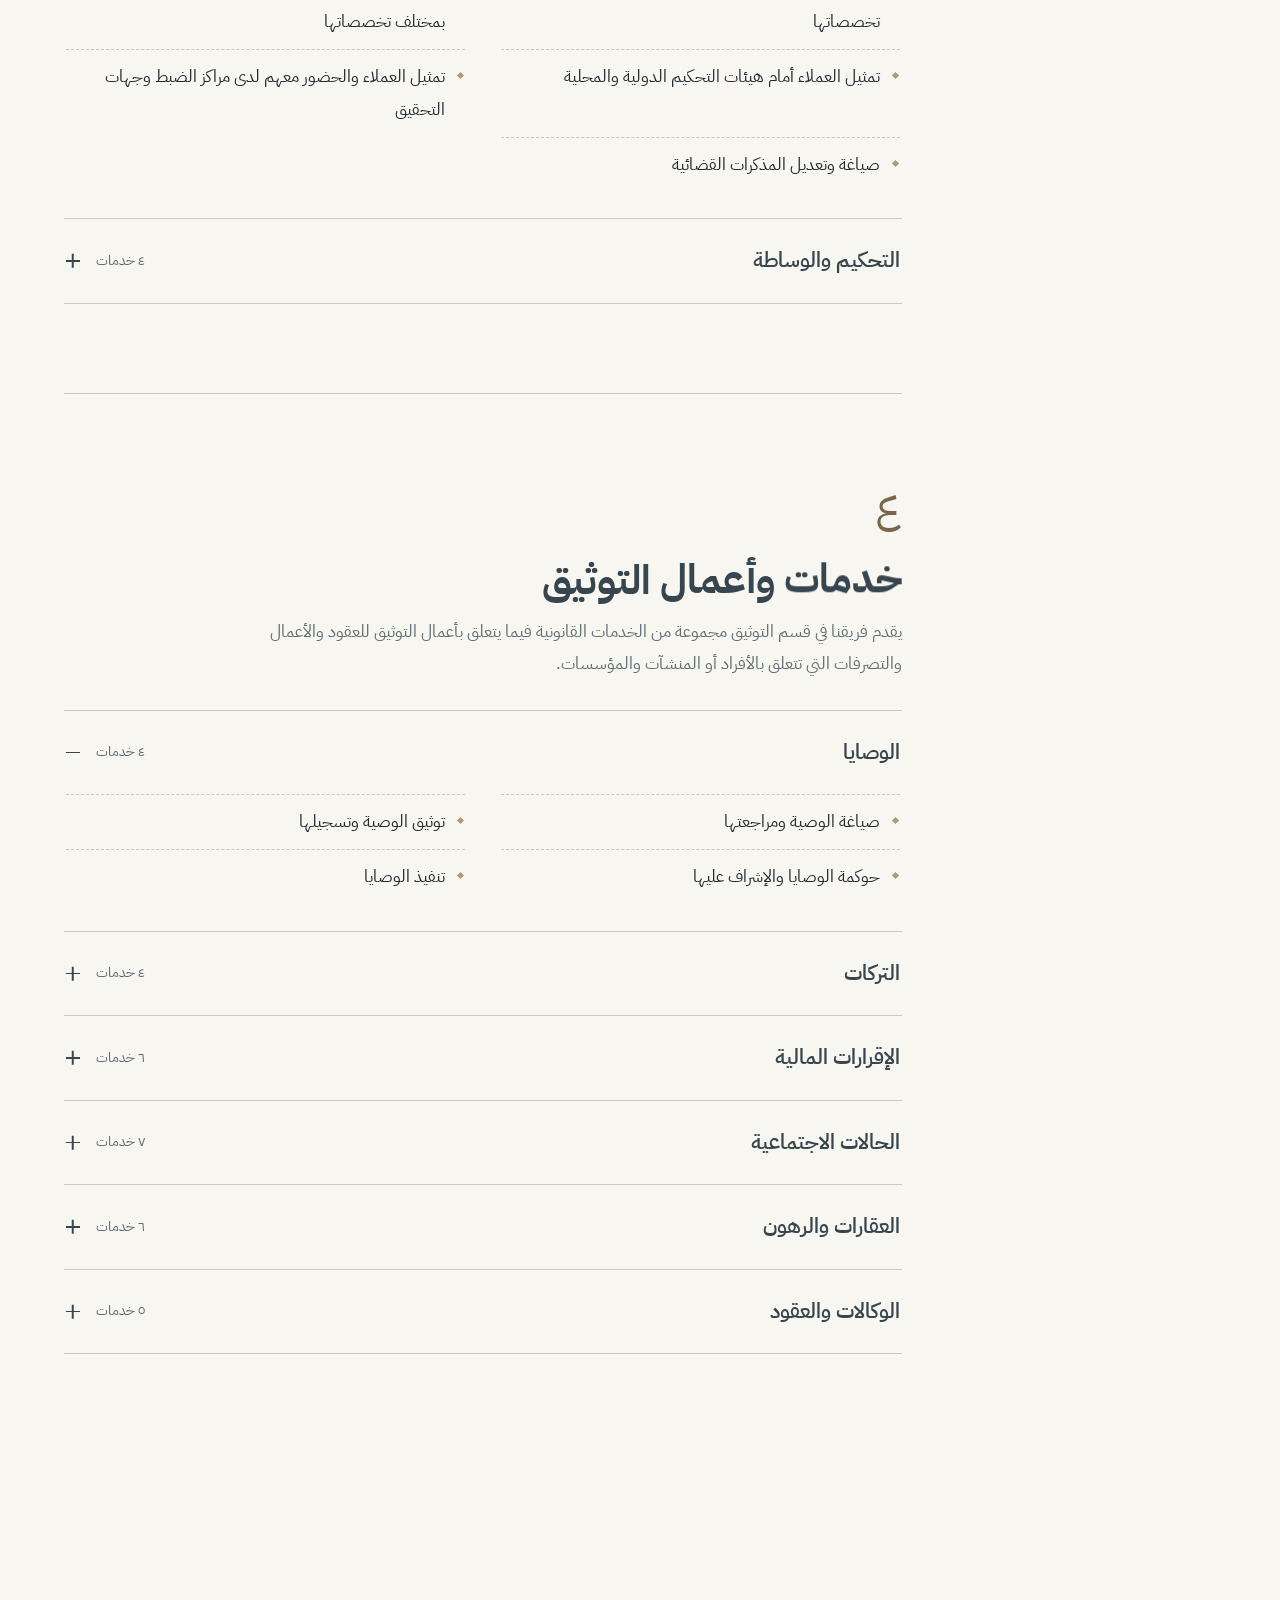
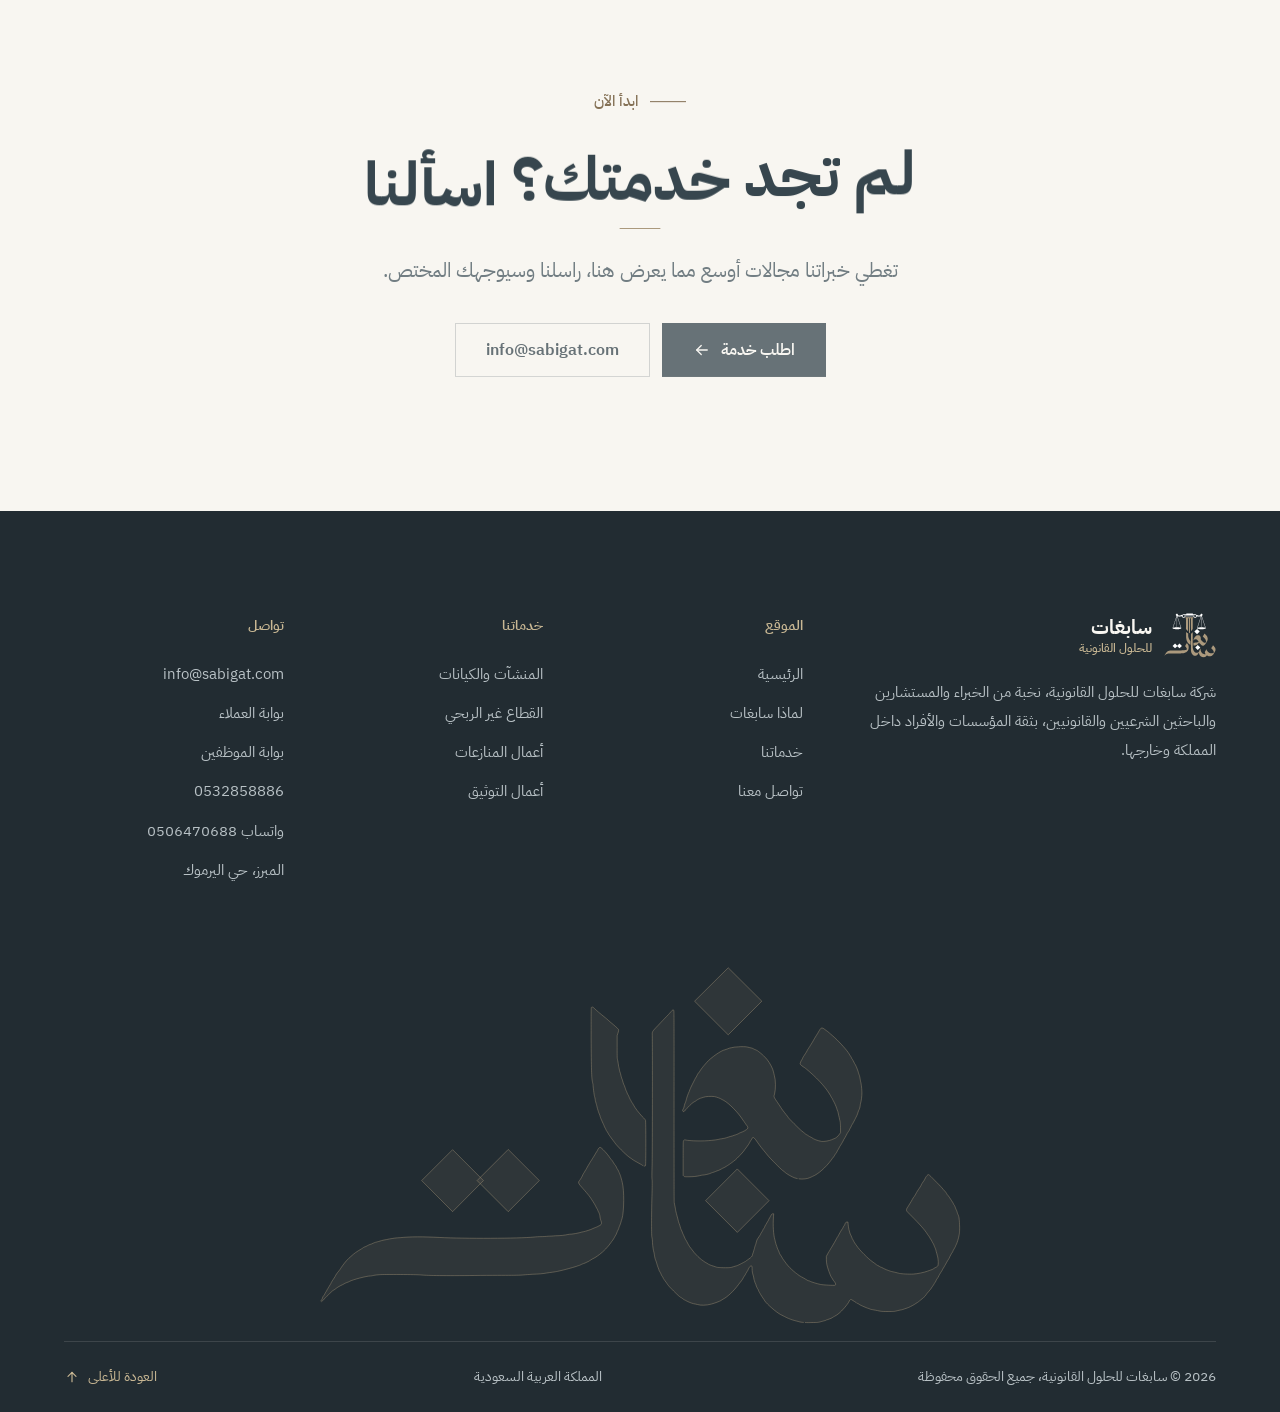
<file: services.html>
<!DOCTYPE html>
<html lang="ar" dir="rtl" class="no-js">
<head>
  <meta charset="UTF-8">
  <meta name="viewport" content="width=device-width, initial-scale=1.0">
  <title>خدماتنا | سابغات للحلول القانونية</title>
  <meta name="description" content="خدمات سابغات القانونية: المنشآت والكيانات، القطاع غير الربحي، أعمال المنازعات والتحكيم، وأعمال التوثيق، تغطية قانونية شاملة للأفراد والمنشآت.">
  <link rel="canonical" href="https://sabigat.com/services">
  <link rel="preload" href="assets/fonts/ibm-plex-arabic-400-arabic.woff2" as="font" type="font/woff2" crossorigin>
  <link rel="preload" href="assets/fonts/ibm-plex-arabic-700-arabic.woff2" as="font" type="font/woff2" crossorigin>
  <link rel="stylesheet" href="assets/css/style.css?v=3">
  <meta property="og:type" content="website">
  <meta property="og:site_name" content="سابغات للحلول القانونية">
  <meta property="og:locale" content="ar_SA">
  <meta property="og:title" content="خدماتنا | سابغات للحلول القانونية">
  <meta property="og:description" content="المنشآت والكيانات، القطاع غير الربحي، أعمال المنازعات والتحكيم، وأعمال التوثيق.">
  <meta property="og:url" content="https://sabigat.com/services">
  <meta property="og:image" content="https://sabigat.com/assets/img/og-image.png">
  <meta property="og:image:width" content="1200">
  <meta property="og:image:height" content="630">
  <meta name="twitter:card" content="summary_large_image">
  <meta name="twitter:title" content="خدماتنا | سابغات للحلول القانونية">
  <meta name="twitter:description" content="المنشآت والكيانات، القطاع غير الربحي، أعمال المنازعات والتحكيم، وأعمال التوثيق.">
  <meta name="twitter:image" content="https://sabigat.com/assets/img/og-image.png">
  <meta name="theme-color" content="#2b373e">
  <meta name="geo.region" content="SA">
  <meta name="geo.placename" content="المبرز">
  <link rel="icon" href="favicon.ico" sizes="any">
  <link rel="icon" type="image/png" sizes="32x32" href="assets/img/favicon-32.png">
  <link rel="apple-touch-icon" href="assets/img/apple-touch-icon.png">
  <link rel="manifest" href="site.webmanifest">
  <script>
    /* قبل الرسم: حالة الحركة والانتقال، وأمان إن لم يعمل ملف الحركة */
    (function (h) {
      h.className = h.className.replace('no-js', 'js');
      try {
        if (matchMedia('(prefers-reduced-motion: reduce)').matches) h.classList.add('rm');
        if (sessionStorage.getItem('sg-nav')) { h.classList.add('is-arriving'); sessionStorage.removeItem('sg-nav'); }
        if (sessionStorage.getItem('sg-intro')) h.classList.add('intro-seen');
      } catch (e) {}
      setTimeout(function () { if (!h.classList.contains('ready')) h.classList.add('static'); }, 3500);
    })(document.documentElement);
  </script>
</head>
<body class="p-services">
  <a class="skip" href="#main">تخط إلى المحتوى</a>

  <div class="curtain" aria-hidden="true">
    <svg class="curtain__mark" viewBox="0 0 308 265" focusable="false"><use href="assets/img/sprite.svg?v=3#mark"/></svg>
  </div>

  <header class="hdr" id="top">
    <div class="hdr__in wrap">
      <a class="brand" href="index.html" aria-label="سابغات للحلول القانونية، الصفحة الرئيسية">
        <svg class="brand__mark" viewBox="0 0 308 265" aria-hidden="true" focusable="false"><use href="assets/img/sprite.svg?v=3#mark"/></svg>
        <span class="brand__name"><b>سابغات</b><small>للحلول القانونية</small></span>
      </a>
      <nav class="nav" aria-label="التنقل الرئيسي">
        <ul>
          <li><a href="index.html">الرئيسية</a></li>
          <li><a href="about.html">لماذا سابغات</a></li>
          <li><a href="services.html" aria-current="page">خدماتنا</a></li>
          <li><a href="contact.html">تواصل معنا</a></li>
          <li><a href="https://www-sabigat-com.alraedlaw.com/login">بوابة العملاء</a></li>
        </ul>
      </nav>
      <a class="btn btn--brass btn--sm hdr__cta" href="contact.html"><span>اطلب خدمة</span></a>
      <button class="burger" type="button" aria-expanded="false" aria-controls="menu" aria-label="فتح القائمة"><span></span><span></span></button>
    </div>
    <span class="hdr__progress" aria-hidden="true"></span>
  </header>

  <div class="menu" id="menu" inert>
    <nav class="menu__nav" aria-label="قائمة الجوال">
      <ul class="menu__links">
        <li style="--i:1"><a href="index.html"><i>١</i>الرئيسية</a></li>
        <li style="--i:2"><a href="about.html"><i>٢</i>لماذا سابغات</a></li>
        <li style="--i:3"><a href="services.html" aria-current="page"><i>٣</i>خدماتنا</a></li>
        <li style="--i:4"><a href="contact.html"><i>٤</i>تواصل معنا</a></li>
      </ul>
    </nav>
    <div class="menu__foot">
      <a class="btn btn--brass" href="contact.html"><span>اطلب خدمة</span></a>
      <a class="menu__mail" href="mailto:info@sabigat.com" dir="ltr">info@sabigat.com</a>
      <a class="menu__portal" href="https://www-sabigat-com.alraedlaw.com/login">بوابة العملاء</a>
    </div>
  </div>

  <main id="main">
    <!-- ================= بطل الصفحة: أربع نقاط الشعار ================= -->
    <section class="phero phero--services">
      <div class="phero__in wrap">
        <div class="phero__text">
          <nav class="crumbs" aria-label="مسار الصفحة" data-rise>
            <a href="index.html">الرئيسية</a><span aria-hidden="true">/</span><span aria-current="page">خدماتنا</span>
          </nav>
          <h1 class="phero__t" data-words>خدمات قانونية تغطي دورة أعمالك كاملة</h1>
          <p class="phero__lead" data-rise>من التأسيس والوقاية إلى الترافع والتوثيق، أربعة قطاعات متخصصة تعمل كمنظومة واحدة لحمايتك.</p>
        </div>
        <div class="phero__art art-dots" aria-hidden="true">
          <svg viewBox="0 0 240 240" focusable="false">
            <path class="dia" data-d="1" d="M120 8L176 64L120 120L64 64Z"/>
            <path class="dia" data-d="2" d="M176 64L232 120L176 176L120 120Z"/>
            <path class="dia" data-d="3" d="M64 64L120 120L64 176L8 120Z"/>
            <path class="dia" data-d="4" d="M120 120L176 176L120 232L64 176Z"/>
            <text class="dia__n" x="120" y="72">١</text>
            <text class="dia__n" x="176" y="128">٢</text>
            <text class="dia__n" x="64" y="128">٣</text>
            <text class="dia__n" x="120" y="184">٤</text>
          </svg>
        </div>
      </div>
    </section>

    <div class="svc wrap">
      <!-- ================= فهرس ثابت يتتبع موضعك ================= -->
      <nav class="svc__index" aria-label="أقسام الخدمات">
        <ol>
          <li><a href="#entities"><i aria-hidden="true">١</i><span>المنشآت والكيانات</span></a></li>
          <li><a href="#nonprofit"><i aria-hidden="true">٢</i><span>القطاع غير الربحي</span></a></li>
          <li><a href="#disputes"><i aria-hidden="true">٣</i><span>أعمال المنازعات</span></a></li>
          <li><a href="#notarization"><i aria-hidden="true">٤</i><span>أعمال التوثيق</span></a></li>
        </ol>
        <span class="svc__bar" aria-hidden="true"></span>
      </nav>

      <div class="svc__body">
        <!-- ================= ١ المنشآت والكيانات ================= -->
        <section class="sector" id="entities">
          <header class="sector__head">
            <span class="sector__n" aria-hidden="true">١</span>
            <h2 class="sector__t" data-words>خدمات المنشآت والكيانات</h2>
            <p data-rise>يقدم الفريق المختص لعملائنا في قطاع الأعمال كل ما من شأنه تعزيز الحماية القانونية للمنشآت والشركات.</p>
          </header>
          <div class="cats">
            <details class="cat" open>
              <summary><span class="cat__t">الأعمال التجارية</span><span class="cat__c">٦ خدمات</span><i class="cat__pm" aria-hidden="true"></i></summary>
              <ul>
                <li>تسجيل الشركات، واستخراج السجلات التجارية، وتجديدها، وشطبها، ونقلها</li>
                <li>تسهيل الإجراءات في مجال الاستثمار الأجنبي داخل المملكة، وتقديم الدعم القانوني اللازم</li>
                <li>تقديم الاستشارة القانونية اللازمة في مجال الوكالات التجارية، وتسهيل الإجراءات ذات الصلة</li>
                <li>توفير الدعم القانوني في أعمال الامتياز، ومتابعة الإجراءات اللازمة</li>
                <li>صياغة ومراجعة العقود المحلية والدولية</li>
                <li>الترجمة القانونية</li>
              </ul>
            </details>
            <details class="cat">
              <summary><span class="cat__t">أعمال الشركات</span><span class="cat__c">٥ خدمات</span><i class="cat__pm" aria-hidden="true"></i></summary>
              <ul>
                <li>توفير الرعاية القانونية لعقود الشركات تأسيسا وتعديلا واندماجا وتحولا وتصفية</li>
                <li>تقديم الاستشارة القانونية اللازمة لاتخاذ القرارات بما يخدم مصلحة الشركة وفق الأنظمة والقوانين</li>
                <li>تقديم الدعم القانوني في كافة الأعمال ذات الصلة: صياغة العقود ومراجعتها، وإعداد اللوائح والاتفاقيات</li>
                <li>تطبيق معايير الحوكمة، والتسوية الوقائية من الإفلاس</li>
                <li>توفير الرعاية القانونية لأعمال وإجراءات إفلاس الشركات</li>
              </ul>
            </details>
            <details class="cat">
              <summary><span class="cat__t">الكيانات العائلية</span><span class="cat__c">٦ خدمات</span><i class="cat__pm" aria-hidden="true"></i></summary>
              <ul>
                <li>تأسيس الكيانات العائلية وتطويرها وفق هيكلة تتوافق مع الأنظمة واللوائح</li>
                <li>صياغة ميثاق للعائلة</li>
                <li>إعداد لائحة تنظيمية لإدارة شؤون العائلة</li>
                <li>تأسيس وتنظيم الصناديق العائلية</li>
                <li>حوكمة أعمال الكيانات العائلية</li>
                <li>الرعاية القانونية لتأسيس وإدارة الأوقاف العائلية</li>
              </ul>
            </details>
            <details class="cat">
              <summary><span class="cat__t">الملكية الفكرية</span><span class="cat__c">٥ خدمات</span><i class="cat__pm" aria-hidden="true"></i></summary>
              <ul>
                <li>تقديم الدعم القانوني في حفظ حقوق عملائنا المتعلقة بالملكية الفكرية، ومتابعة الإجراءات ذات الصلة</li>
                <li>تسجيل براءات الاختراع</li>
                <li>تسجيل العلامات والأسماء التجارية</li>
                <li>تسجيل النماذج الصناعية</li>
                <li>تسجيل حقوق التأليف والنشر</li>
              </ul>
            </details>
            <details class="cat">
              <summary><span class="cat__t">العقود التجارية</span><span class="cat__c">٨ خدمات</span><i class="cat__pm" aria-hidden="true"></i></summary>
              <ul>
                <li>عقود التمويل</li>
                <li>عقود التأمين</li>
                <li>عقود الوساطة</li>
                <li>عقود التجارة الإلكترونية</li>
                <li>عقود الامتياز التجاري</li>
                <li>عقود الرهن التجاري</li>
                <li>عقود النفط والغاز</li>
                <li>عقود المقاولات</li>
              </ul>
            </details>
            <details class="cat">
              <summary><span class="cat__t">المساهمات العقارية</span><span class="cat__c">٧ خدمات</span><i class="cat__pm" aria-hidden="true"></i></summary>
              <ul>
                <li>تأسيس الصناديق العقارية</li>
                <li>صياغة اللوائح الأساسية والداخلية</li>
                <li>تأسيس المساهمات العقارية</li>
                <li>فرز العقارات ودمجها</li>
                <li>صياغة ومراجعة العقود العقارية</li>
                <li>معالجة المنازعات العقارية</li>
                <li>التمثيل القانوني والقضائي</li>
              </ul>
            </details>
          </div>
        </section>

        <!-- ================= ٢ القطاع غير الربحي ================= -->
        <section class="sector" id="nonprofit">
          <header class="sector__head">
            <span class="sector__n" aria-hidden="true">٢</span>
            <h2 class="sector__t" data-words>خدمات القطاع غير الربحي</h2>
            <p data-rise>تتميز شركة سابغات بتقديم الخدمات القانونية التي يحتاج إليها القطاع غير الربحي.</p>
          </header>
          <div class="cats">
            <details class="cat" open>
              <summary><span class="cat__t">الجمعيات الأهلية</span><span class="cat__c">٧ خدمات</span><i class="cat__pm" aria-hidden="true"></i></summary>
              <ul>
                <li>تأسيس الجمعية وتسجيلها لدى الجهة المختصة</li>
                <li>صياغة اللائحة الأساسية ومراجعتها</li>
                <li>توفير الرعاية القانونية لإنشاء الصناديق الاستثمارية وتسجيلها</li>
                <li>مراجعة التقارير السنوية اللازمة</li>
                <li>تقديم الدعم القانوني لأعمال وقرارات مجلس الإدارة</li>
                <li>تقديم الاستشارات اللازمة في مجالات الجمعية</li>
                <li>التمثيل القانوني والقضائي</li>
              </ul>
            </details>
            <details class="cat">
              <summary><span class="cat__t">الأوقاف</span><span class="cat__c">٦ خدمات</span><i class="cat__pm" aria-hidden="true"></i></summary>
              <ul>
                <li>صياغة وثيقة الوقف ومراجعتها</li>
                <li>توثيق الوقف وتسجيله لدى الجهات المختصة</li>
                <li>تقديم الدعم القانوني لأعمال النظارة</li>
                <li>توفير الرعاية القانونية لإنشاء المحافظ الوقفية وتسجيلها</li>
                <li>تقديم الاستشارات اللازمة في مجالات الوقف</li>
                <li>التمثيل القانوني والقضائي</li>
              </ul>
            </details>
            <details class="cat">
              <summary><span class="cat__t">الصناديق الخيرية</span><span class="cat__c">٦ خدمات</span><i class="cat__pm" aria-hidden="true"></i></summary>
              <ul>
                <li>أعمال التأسيس والتوثيق</li>
                <li>صياغة ومراجعة اللوائح الأساسية والتنظيمية</li>
                <li>الهيكلة القانونية</li>
                <li>توفير الرعاية القانونية لأعمال وقرارات مجلس الإدارة</li>
                <li>تقديم الاستشارات اللازمة في مجالات الصناديق والمؤسسات الخيرية</li>
                <li>التمثيل القانوني والقضائي</li>
              </ul>
            </details>
          </div>
        </section>

        <!-- ================= ٣ أعمال المنازعات ================= -->
        <section class="sector" id="disputes">
          <header class="sector__head">
            <span class="sector__n" aria-hidden="true">٣</span>
            <h2 class="sector__t" data-words>خدمات وأعمال المنازعات</h2>
            <p data-rise>لدى سابغات فريق ذو كفاءة عالية وإلمام بأعمال المنازعات القضائية في مختلف المجالات وعلى كافة المستويات، وتتمثل خدماتنا في هذا الجانب في مسارين.</p>
          </header>
          <div class="cats">
            <details class="cat" open>
              <summary><span class="cat__t">التمثيل القضائي</span><span class="cat__c">٥ خدمات</span><i class="cat__pm" aria-hidden="true"></i></summary>
              <ul>
                <li>تمثيل العملاء والترافع نيابة عنهم أمام كافة المحاكم بمختلف تخصصاتها</li>
                <li>تمثيل العملاء والترافع عنهم أمام اللجان شبه القضائية بمختلف تخصصاتها</li>
                <li>تمثيل العملاء أمام هيئات التحكيم الدولية والمحلية</li>
                <li>تمثيل العملاء والحضور معهم لدى مراكز الضبط وجهات التحقيق</li>
                <li>صياغة وتعديل المذكرات القضائية</li>
              </ul>
            </details>
            <details class="cat">
              <summary><span class="cat__t">التحكيم والوساطة</span><span class="cat__c">٤ خدمات</span><i class="cat__pm" aria-hidden="true"></i></summary>
              <ul>
                <li>الفصل في منازعات التحكيم من خلال عضوية هيئات التحكيم ورئاستها</li>
                <li>تمثيل العملاء لمباشرة الإجراءات اللازمة لأعمال التحكيم</li>
                <li>تفعيل الوسائل البديلة لتسوية المنازعات كالوساطة والصلح بين أطرافها</li>
                <li>صياغة ومراجعة اتفاقيات أو شروط التحكيم</li>
              </ul>
            </details>
          </div>
        </section>

        <!-- ================= ٤ أعمال التوثيق ================= -->
        <section class="sector" id="notarization">
          <header class="sector__head">
            <span class="sector__n" aria-hidden="true">٤</span>
            <h2 class="sector__t" data-words>خدمات وأعمال التوثيق</h2>
            <p data-rise>يقدم فريقنا في قسم التوثيق مجموعة من الخدمات القانونية فيما يتعلق بأعمال التوثيق للعقود والأعمال والتصرفات التي تتعلق بالأفراد أو المنشآت والمؤسسات.</p>
          </header>
          <div class="cats">
            <details class="cat" open>
              <summary><span class="cat__t">الوصايا</span><span class="cat__c">٤ خدمات</span><i class="cat__pm" aria-hidden="true"></i></summary>
              <ul>
                <li>صياغة الوصية ومراجعتها</li>
                <li>توثيق الوصية وتسجيلها</li>
                <li>حوكمة الوصايا والإشراف عليها</li>
                <li>تنفيذ الوصايا</li>
              </ul>
            </details>
            <details class="cat">
              <summary><span class="cat__t">التركات</span><span class="cat__c">٤ خدمات</span><i class="cat__pm" aria-hidden="true"></i></summary>
              <ul>
                <li>حساب التركة وحصرها</li>
                <li>قسمة التركة على الورثة</li>
                <li>تصفية التركات</li>
                <li>تمثيل التركات</li>
              </ul>
            </details>
            <details class="cat">
              <summary><span class="cat__t">الإقرارات المالية</span><span class="cat__c">٦ خدمات</span><i class="cat__pm" aria-hidden="true"></i></summary>
              <ul>
                <li>توثيق الإقرار بكفالة أو إنهائها</li>
                <li>توثيق الإقرار باستلام مبلغ مالي أو مال منقول</li>
                <li>توثيق الإقرار بالتنازل عن حصة من الإرث</li>
                <li>توثيق الإقرار بالتنازل عن دين</li>
                <li>توثيق الإقرار بالتنازل عن مبلغ مالي أو مال منقول</li>
                <li>توثيق الإقرار بدين أو بسداده</li>
              </ul>
            </details>
            <details class="cat">
              <summary><span class="cat__t">الحالات الاجتماعية</span><span class="cat__c">٧ خدمات</span><i class="cat__pm" aria-hidden="true"></i></summary>
              <ul>
                <li>توثيق ورثة متوفى</li>
                <li>توثيق زواج</li>
                <li>توثيق طلاق</li>
                <li>توثيق خلع</li>
                <li>توثيق رجعة</li>
                <li>توثيق حضانة</li>
                <li>رقمنة وثيقة</li>
              </ul>
            </details>
            <details class="cat">
              <summary><span class="cat__t">العقارات والرهون</span><span class="cat__c">٦ خدمات</span><i class="cat__pm" aria-hidden="true"></i></summary>
              <ul>
                <li>تحديث الصكوك العقارية</li>
                <li>معالجة الصكوك الموقوفة أو الملغاة</li>
                <li>توثيق الإفراغ العقاري</li>
                <li>توثيق رهن الأعيان</li>
                <li>توثيق فك الرهن أو نقله</li>
                <li>توثيق تعديل قيمة الرهن العقاري</li>
              </ul>
            </details>
            <details class="cat">
              <summary><span class="cat__t">الوكالات والعقود</span><span class="cat__c">٥ خدمات</span><i class="cat__pm" aria-hidden="true"></i></summary>
              <ul>
                <li>توثيق وكالة فردية</li>
                <li>توثيق وكالة متعددة الأطراف</li>
                <li>توثيق وكالة عن ممثل شركة أو جهة</li>
                <li>توثيق العقود التجارية</li>
                <li>فسخ الوكالات</li>
              </ul>
            </details>
          </div>
        </section>
      </div>
    </div>

    <!-- ================= دعوة ختامية ================= -->
    <section class="cta sec">
      <div class="wrap cta__in">
        <p class="eyebrow" data-rise>ابدأ الآن</p>
        <h2 class="h2 cta__t" data-words>لم تجد خدمتك؟ اسألنا</h2>
        <span class="cta__rule" aria-hidden="true"></span>
        <p class="lead" data-rise>تغطي خبراتنا مجالات أوسع مما يعرض هنا، راسلنا وسيوجهك المختص.</p>
        <div class="cta__actions" data-rise>
          <a class="btn btn--slate" href="contact.html"><span>اطلب خدمة</span><svg class="ico" viewBox="0 0 24 24" aria-hidden="true"><use href="assets/img/sprite.svg?v=3#i-arrow"/></svg></a>
          <a class="btn btn--line" href="mailto:info@sabigat.com"><span dir="ltr">info@sabigat.com</span></a>
        </div>
      </div>
    </section>
  </main>

  <footer class="ftr">
    <div class="wrap">
      <div class="ftr__grid">
        <div class="ftr__brand">
          <a class="brand" href="index.html" aria-label="سابغات للحلول القانونية، الصفحة الرئيسية">
            <svg class="brand__mark" viewBox="0 0 308 265" aria-hidden="true" focusable="false"><use href="assets/img/sprite.svg?v=3#mark"/></svg>
            <span class="brand__name"><b>سابغات</b><small>للحلول القانونية</small></span>
          </a>
          <p>شركة سابغات للحلول القانونية، نخبة من الخبراء والمستشارين والباحثين الشرعيين والقانونيين، بثقة المؤسسات والأفراد داخل المملكة وخارجها.</p>
        </div>
        <nav class="ftr__col" aria-labelledby="f-site">
          <h2 class="ftr__h" id="f-site">الموقع</h2>
          <ul>
            <li><a href="index.html">الرئيسية</a></li>
            <li><a href="about.html">لماذا سابغات</a></li>
            <li><a href="services.html">خدماتنا</a></li>
            <li><a href="contact.html">تواصل معنا</a></li>
          </ul>
        </nav>
        <nav class="ftr__col" aria-labelledby="f-svc">
          <h2 class="ftr__h" id="f-svc">خدماتنا</h2>
          <ul>
            <li><a href="services.html#entities">المنشآت والكيانات</a></li>
            <li><a href="services.html#nonprofit">القطاع غير الربحي</a></li>
            <li><a href="services.html#disputes">أعمال المنازعات</a></li>
            <li><a href="services.html#notarization">أعمال التوثيق</a></li>
          </ul>
        </nav>
        <div class="ftr__col">
          <h2 class="ftr__h">تواصل</h2>
          <ul>
            <li><a href="mailto:info@sabigat.com" dir="ltr">info@sabigat.com</a></li>
            <li><a href="https://www-sabigat-com.alraedlaw.com/login">بوابة العملاء</a></li>
            <li><a href="https://www-sabigat-com.alraedlaw.com/login">بوابة الموظفين</a></li>
            <li><a href="tel:+966532858886" dir="ltr">0532858886</a></li>
            <li><a href="https://wa.me/966506470688" target="_blank" rel="noopener">واتساب <span dir="ltr">0506470688</span></a></li>
            <li><a href="https://www.google.com/maps/search/?api=1&amp;query=%D8%AD%D9%8A+%D8%A7%D9%84%D9%8A%D8%B1%D9%85%D9%88%D9%83+%D8%A7%D9%84%D9%85%D8%A8%D8%B1%D8%B2" target="_blank" rel="noopener">المبرز، حي اليرموك</a></li>
          </ul>
        </div>
      </div>
      <div class="ftr__word" aria-hidden="true">
        <svg viewBox="0 0 312 176" focusable="false"><use href="assets/img/sprite.svg?v=3#calli"/></svg>
      </div>
      <div class="ftr__bottom">
        <span><span dir="ltr">© <span data-year>2026</span></span> سابغات للحلول القانونية، جميع الحقوق محفوظة</span>
        <!-- TODO: من العميل — رقم الترخيص المهني ورقم السجل التجاري (لم يرسل بعد) -->
        <span>المملكة العربية السعودية</span>
        <a class="totop" href="#top"><span>العودة للأعلى</span><svg class="ico" viewBox="0 0 24 24" aria-hidden="true"><use href="assets/img/sprite.svg?v=3#i-up"/></svg></a>
      </div>
    </div>
  </footer>

  <script src="assets/js/vendor/gsap.min.js?v=3.15.0" defer></script>
  <script src="assets/js/vendor/ScrollTrigger.min.js?v=3.15.0" defer></script>
  <script src="assets/js/vendor/lenis.min.js?v=1.3.26" defer></script>
  <script src="assets/js/main.js?v=3" defer></script>
</body>
</html>
</file>
<file: assets/css/style.css>
/* ==========================================================================
   سابغات للحلول القانونية — ورقة الأنماط
   الهوية: كحلي مخضر وذهبي نحاسي على ورق عاجي · خط IBM Plex Sans Arabic
   فلات: لا توهج ولا زجاج ولا backdrop-filter · خصائص منطقية RTL
   الحركة في main.js (GSAP)؛ هنا الحالات الأولى فقط، والموقع كامل بلا جافاسكربت
   ========================================================================== */

/* ---------- الخطوط (محلية) ---------- */
@font-face { font-family: 'Plex Arabic'; font-weight: 300; font-display: swap; src: url('../fonts/ibm-plex-arabic-300-arabic.woff2') format('woff2'); unicode-range: U+0600-06FF, U+0750-077F, U+08A0-08FF, U+FB50-FDFF, U+FE70-FEFF; }
@font-face { font-family: 'Plex Arabic'; font-weight: 300; font-display: swap; src: url('../fonts/ibm-plex-arabic-300-latin.woff2') format('woff2'); unicode-range: U+0000-00FF, U+2000-206F; }
@font-face { font-family: 'Plex Arabic'; font-weight: 400; font-display: swap; src: url('../fonts/ibm-plex-arabic-400-arabic.woff2') format('woff2'); unicode-range: U+0600-06FF, U+0750-077F, U+08A0-08FF, U+FB50-FDFF, U+FE70-FEFF; }
@font-face { font-family: 'Plex Arabic'; font-weight: 400; font-display: swap; src: url('../fonts/ibm-plex-arabic-400-latin.woff2') format('woff2'); unicode-range: U+0000-00FF, U+2000-206F; }
@font-face { font-family: 'Plex Arabic'; font-weight: 500; font-display: swap; src: url('../fonts/ibm-plex-arabic-500-arabic.woff2') format('woff2'); unicode-range: U+0600-06FF, U+0750-077F, U+08A0-08FF, U+FB50-FDFF, U+FE70-FEFF; }
@font-face { font-family: 'Plex Arabic'; font-weight: 500; font-display: swap; src: url('../fonts/ibm-plex-arabic-500-latin.woff2') format('woff2'); unicode-range: U+0000-00FF, U+2000-206F; }
@font-face { font-family: 'Plex Arabic'; font-weight: 600; font-display: swap; src: url('../fonts/ibm-plex-arabic-600-arabic.woff2') format('woff2'); unicode-range: U+0600-06FF, U+0750-077F, U+08A0-08FF, U+FB50-FDFF, U+FE70-FEFF; }
@font-face { font-family: 'Plex Arabic'; font-weight: 600; font-display: swap; src: url('../fonts/ibm-plex-arabic-600-latin.woff2') format('woff2'); unicode-range: U+0000-00FF, U+2000-206F; }
@font-face { font-family: 'Plex Arabic'; font-weight: 700; font-display: swap; src: url('../fonts/ibm-plex-arabic-700-arabic.woff2') format('woff2'); unicode-range: U+0600-06FF, U+0750-077F, U+08A0-08FF, U+FB50-FDFF, U+FE70-FEFF; }
@font-face { font-family: 'Plex Arabic'; font-weight: 700; font-display: swap; src: url('../fonts/ibm-plex-arabic-700-latin.woff2') format('woff2'); unicode-range: U+0000-00FF, U+2000-206F; }

/* ---------- الرموز ---------- */
:root {
  --slate: #37464e;      /* أساس الهوية */
  --slate-d: #2b373e;
  --slate-dd: #222c32;
  --brass: #ab997d;      /* تمييز الهوية: للزخرفة والنص الكبير */
  --brass-l: #c9b894;    /* نص نحاسي على الداكن (٥:١) */
  --brass-d: #7a6548;    /* نص نحاسي على الفاتح (٥:١) */
  --cream: #f8f6f1;      /* خلفية الهوية */
  --cream-2: #efebe2;
  --paper: #fcfbf8;
  --ink: #1f2a30;
  --muted: #5c6a71;
  --muted-l: #b9c2c6;
  --line: rgba(55, 70, 78, .13);
  --line-2: rgba(55, 70, 78, .26);
  --line-d: rgba(248, 246, 241, .12);
  --line-d2: rgba(248, 246, 241, .26);
  --wrap: 1240px;
  --gut: clamp(20px, 5vw, 64px);
  --hdr: 84px;
  --ease: cubic-bezier(.22, .8, .2, 1);
  --ease-io: cubic-bezier(.7, 0, .2, 1);
  --f: 'Plex Arabic', 'IBM Plex Sans Arabic', Tahoma, system-ui, sans-serif;
}
@media (max-width: 980px) { :root { --hdr: 68px; } }

/* ---------- الأساس ---------- */
*, *::before, *::after { box-sizing: border-box; }
html { -webkit-text-size-adjust: 100%; overflow-x: hidden; overflow-x: clip; scroll-padding-top: calc(var(--hdr) + 20px); }
body {
  margin: 0; font-family: var(--f); font-size: 1.0625rem; line-height: 1.9; font-weight: 400;
  color: var(--ink); background: var(--cream); overflow-x: clip;
  -webkit-font-smoothing: antialiased; text-rendering: optimizeLegibility;
}
img, svg, canvas { display: block; max-width: 100%; }
a { color: inherit; text-decoration: none; }
h1, h2, h3, h4, p, ul, ol, figure, blockquote { margin: 0; }
ul, ol { padding: 0; list-style: none; }
b, strong { font-weight: 600; }
em { font-style: normal; }
button { font: inherit; color: inherit; background: none; border: 0; padding: 0; cursor: pointer; }
::selection { background: var(--brass); color: var(--ink); }
:focus-visible { outline: 2px solid var(--brass); outline-offset: 3px; }
.wrap { width: min(100% - 2 * var(--gut), var(--wrap)); margin-inline: auto; }
.sec { padding-block: clamp(88px, 11vw, 150px); position: relative; }
.dark { background: var(--slate); color: var(--cream); }
.ico { width: 18px; height: 18px; flex: none; fill: none; stroke: currentColor; stroke-width: 1.7; }
.skip { position: fixed; inset-inline-start: 16px; top: -80px; z-index: 200; background: var(--brass); color: var(--ink); padding: 10px 18px; font-weight: 600; }
.skip:focus { top: 16px; }
.sr-only { position: absolute; width: 1px; height: 1px; padding: 0; margin: -1px; overflow: hidden; clip: rect(0 0 0 0); white-space: nowrap; border: 0; }

/* Lenis */
html.lenis, html.lenis body { height: auto; }
.lenis.lenis-smooth { scroll-behavior: auto !important; }
.lenis.lenis-stopped { overflow: hidden; }

/* ---------- الطباعة ---------- */
.eyebrow { display: inline-flex; align-items: center; gap: 12px; font-size: .95rem; font-weight: 500; line-height: 1.6; color: var(--brass-d); }
.eyebrow::before { content: ""; width: 36px; height: 1px; background: currentColor; }
.dark .eyebrow { color: var(--brass-l); }
.h2 { font-size: clamp(1.95rem, 1.1rem + 2.7vw, 3.5rem); font-weight: 700; line-height: 1.32; color: var(--slate); }
.dark .h2 { color: var(--cream); }
.lead { font-size: clamp(1.05rem, .96rem + .4vw, 1.25rem); line-height: 1.95; color: var(--muted); max-width: 64ch; }
.dark .lead { color: var(--muted-l); }
.shead { display: grid; justify-items: start; gap: 18px; margin-bottom: clamp(44px, 6vw, 80px); }
.shead--center { justify-items: center; text-align: center; }
.shead--center .lead { margin-inline: auto; }

/* كلمات العناوين: كل كلمة تنزلق من قناعها */
.w { display: inline-block; overflow: hidden; vertical-align: top; padding-block: .12em .22em; margin-block: -.12em -.22em; }
.wi { display: inline-block; will-change: transform; }

/* ---------- الأزرار والروابط ---------- */
.btn {
  position: relative; display: inline-flex; align-items: center; justify-content: center; gap: 10px;
  min-height: 54px; padding: 0 30px; font-weight: 600; font-size: 1rem; line-height: 1;
  border: 1px solid transparent; overflow: hidden; isolation: isolate; white-space: nowrap;
  transition: color .45s var(--ease), border-color .45s var(--ease);
}
.btn::before {
  content: ""; position: absolute; inset: 0; z-index: -1;
  transform: scaleX(0); transform-origin: right; transition: transform .55s var(--ease);
}
.btn:hover::before, .btn:focus-visible::before { transform: scaleX(1); }
.btn .ico { transition: transform .45s var(--ease); }
.btn:hover .ico { transform: translateX(-5px); }
.btn--sm { min-height: 44px; padding: 0 20px; font-size: .95rem; }
.btn--brass { background: var(--brass); color: var(--ink); }
.btn--brass::before { background: var(--cream); }
.btn--ghost { border-color: var(--line-d2); color: var(--cream); }
.btn--ghost::before { background: var(--cream); }
.btn--ghost:hover, .btn--ghost:focus-visible { color: var(--slate); border-color: var(--cream); }
.btn--slate { background: var(--slate); color: var(--cream); }
.btn--slate::before { background: var(--brass); }
.btn--slate:hover, .btn--slate:focus-visible { color: var(--ink); }
.btn--line { border-color: var(--line-2); color: var(--slate); }
.btn--line::before { background: var(--slate); }
.btn--line:hover, .btn--line:focus-visible { color: var(--cream); border-color: var(--slate); }

.link-arrow { display: inline-flex; align-items: center; gap: 10px; font-weight: 600; color: var(--slate); padding-bottom: 6px; position: relative; }
.link-arrow::after { content: ""; position: absolute; inset-inline: 0; bottom: 0; height: 1px; background: currentColor; transform-origin: right; transition: transform .5s var(--ease); }
.link-arrow:hover::after { transform: scaleX(.35); }
.link-arrow .ico { transition: transform .45s var(--ease); }
.link-arrow:hover .ico { transform: translateX(-6px); }

/* ---------- الستارة بين الصفحات ---------- */
.curtain {
  position: fixed; inset: 0; z-index: 100; display: grid; place-items: center;
  background: var(--slate-d); transform: translateX(100%); pointer-events: none;
}
.curtain__mark { width: 92px; opacity: 0; --mw: #fff; --mg: var(--brass); }
.is-leaving .curtain { transform: none; transition: transform .55s var(--ease-io); pointer-events: auto; }
.is-leaving .curtain__mark { opacity: 1; transition: opacity .3s .25s; }
.is-arriving .curtain { transform: none; animation: curtain-out .8s var(--ease-io) .12s forwards; }
.is-arriving .curtain__mark { opacity: 1; animation: fade-out .3s forwards; }
@keyframes curtain-out { to { transform: translateX(-100%); } }
@keyframes fade-out { to { opacity: 0; } }

/* ---------- الترويسة ---------- */
.hdr { position: fixed; inset: 0 0 auto; z-index: 50; height: var(--hdr); color: var(--cream); transition: background-color .45s, border-color .45s, opacity .6s; border-bottom: 1px solid transparent; }
.hdr.is-solid { background: var(--slate-d); border-bottom-color: var(--line-d); }
.hdr__in { height: 100%; display: flex; align-items: center; gap: clamp(16px, 2.4vw, 36px); }
.brand { display: flex; align-items: center; gap: 12px; flex: none; }
.brand__mark { width: 52px; height: auto; aspect-ratio: 308 / 265; overflow: visible; --mw: #fff; --mg: var(--brass); }
.brand__name { display: grid; line-height: 1.25; }
.brand__name b { font-size: 1.28rem; font-weight: 700; }
.brand__name small { font-size: .74rem; color: var(--brass-l); font-weight: 500; }
.nav { margin-inline-start: auto; }
.nav ul { display: flex; gap: 2px; }
.nav a { position: relative; display: block; padding: 10px 14px; font-weight: 500; font-size: .97rem; color: rgba(248, 246, 241, .8); transition: color .3s; }
.nav a::after { content: ""; position: absolute; inset-inline: 14px; bottom: 5px; height: 1px; background: var(--brass); transform: scaleX(0); transform-origin: right; transition: transform .45s var(--ease); }
.nav a:hover, .nav a[aria-current="page"] { color: var(--cream); }
.nav a:hover::after, .nav a[aria-current="page"]::after { transform: scaleX(1); }
.hdr__cta { flex: none; }
.hdr__progress { position: absolute; inset-inline: 0; bottom: -1px; height: 2px; background: var(--brass); transform: scaleX(0); transform-origin: right; }
.burger { display: none; width: 44px; height: 44px; place-content: center; gap: 7px; margin-inline-start: auto; }
.burger span { display: block; width: 26px; height: 1.5px; background: currentColor; transition: transform .45s var(--ease); }
.menu-open .burger span:first-child { transform: translateY(4.25px) rotate(45deg); }
.menu-open .burger span:last-child { transform: translateY(-4.25px) rotate(-45deg); }
@media (max-width: 980px) {
  .nav, .hdr__cta { display: none; }
  .burger { display: grid; }
  .brand__mark { width: 44px; }
  .no-js .nav { display: block; margin-inline-start: auto; }
  .no-js .nav ul { flex-wrap: wrap; }
  .no-js .burger { display: none; }
}

/* قائمة الجوال */
.menu {
  position: fixed; inset: 0; z-index: 40; display: flex; flex-direction: column; justify-content: space-between;
  padding: calc(var(--hdr) + 28px) var(--gut) 32px; background: var(--slate-d); color: var(--cream);
  clip-path: inset(0 0 100% 0); visibility: hidden; transition: clip-path .6s var(--ease-io), visibility 0s .6s;
}
.menu-open .menu { clip-path: inset(0); visibility: visible; transition: clip-path .6s var(--ease-io); }
.menu__links li { overflow: hidden; border-bottom: 1px solid var(--line-d); }
.menu__links a { display: flex; align-items: baseline; gap: 16px; padding-block: 12px; font-size: clamp(1.9rem, 7vw, 2.8rem); font-weight: 700; line-height: 1.4; transform: translateY(105%); transition: transform .6s var(--ease); }
.menu__links i { font-style: normal; font-size: .95rem; font-weight: 500; color: var(--brass-l); }
.menu__links a[aria-current="page"] { color: var(--brass-l); }
.menu-open .menu__links a { transform: none; transition-delay: calc(.12s + var(--i) * .06s); }
.menu__foot { display: grid; gap: 14px; justify-items: start; opacity: 0; transition: opacity .4s; }
.menu-open .menu__foot { opacity: 1; transition-delay: .45s; }
.menu__mail, .menu__portal { color: var(--muted-l); }

/* ---------- الشعار المتحرك (الرئيسية) ---------- */
.fly { position: fixed; left: 0; top: 0; z-index: 55; display: none; pointer-events: none; transform-origin: 0 0; }
.fly-on .fly { display: block; }
.fly__svg { width: 100%; height: 100%; overflow: visible; }
.fly .mk-scale path, .fly .mk-dot { fill: #fff; }
.fly .mk-pillar, .fly .mk-c { fill: var(--brass); }

/* ---------- البطل ---------- */
.hero { position: relative; min-height: 100vh; min-height: 100svh; display: flex; flex-direction: column; padding-top: var(--hdr); background: var(--slate); color: var(--cream); overflow: hidden; }
.hero__mesh { position: absolute; inset: 0; width: 100%; height: 100%; pointer-events: none; }
.hero__in { position: relative; z-index: 1; flex: 1; display: flex; flex-direction: column; align-items: center; justify-content: center; text-align: center; padding-block: clamp(16px, 3vh, 40px); }
.hero__slot { width: clamp(172px, min(23vw, 29vh), 300px); aspect-ratio: 308 / 265; margin-bottom: clamp(16px, 3.2vh, 36px); }
.hero__mark { width: 100%; height: 100%; --mw: #fff; --mg: var(--brass); }
.hero__kicker { display: flex; align-items: center; gap: 14px; color: var(--brass-l); font-weight: 500; font-size: .95rem; line-height: 1.5; margin-bottom: 10px; }
.hero__kicker::before, .hero__kicker::after { content: ""; width: 34px; height: 1px; background: currentColor; opacity: .6; }
.hero__title { font-size: clamp(2.3rem, .8rem + 4.5vw, 5.3rem); font-weight: 700; line-height: 1.24; max-width: 15ch; }
.hero__title em { display: block; color: var(--brass); }
.hero__lead { max-width: 650px; margin-top: clamp(12px, 2vh, 22px); color: var(--muted-l); font-size: clamp(1rem, .94rem + .3vw, 1.15rem); line-height: 1.95; }
.hero__actions { display: flex; flex-wrap: wrap; justify-content: center; gap: 12px; margin-top: clamp(20px, 3.4vh, 34px); }
.hero__foot { position: relative; z-index: 1; display: flex; align-items: center; justify-content: space-between; gap: 24px; padding-block: 18px 22px; border-top: 1px solid var(--line-d); }
.hero__sectors { display: flex; flex-wrap: wrap; gap: 8px 30px; }
.hero__sectors a { display: inline-flex; align-items: baseline; gap: 8px; font-size: .92rem; color: var(--muted-l); transition: color .3s; }
.hero__sectors a:hover { color: var(--cream); }
.hero__sectors i { font-style: normal; color: var(--brass-l); font-weight: 600; }
.hero__scroll { position: relative; width: 1px; height: 38px; background: var(--line-d2); overflow: hidden; flex: none; }
.hero__scroll i { position: absolute; inset-inline: 0; top: 0; height: 12px; background: var(--brass); animation: drip 2.2s var(--ease-io) infinite; }
@keyframes drip { 0% { transform: translateY(-14px); } 60%, 100% { transform: translateY(40px); } }
@media (max-width: 760px) {
  .hero__foot { display: none; }
  .hero__in { padding-bottom: 48px; }
}

/* ---------- من نحن: نص يضيء ---------- */
.statement__text { margin-top: 26px; max-width: 1120px; font-size: clamp(1.55rem, .85rem + 2.35vw, 3.05rem); font-weight: 600; line-height: 1.62; color: var(--slate); }
.statement__text .sw { transition: none; }
.statement__foot { display: grid; grid-template-columns: minmax(0, 1fr) auto; align-items: end; gap: 32px; margin-top: clamp(40px, 6vw, 64px); padding-top: 28px; border-top: 1px solid var(--line); }
.statement__foot p { color: var(--muted); max-width: 64ch; }
.statement__foot b { color: var(--ink); background: linear-gradient(var(--brass), var(--brass)) no-repeat right bottom / 100% 2px; padding-bottom: 2px; transition: background-size 1.1s var(--ease); }
.js:not(.rm):not(.static) .statement__foot b { background-size: 0 2px; }
.js:not(.rm):not(.static) .statement__foot.is-in b { background-size: 100% 2px; }
.statement__foot.is-in b:nth-of-type(2) { transition-delay: .15s; }
.statement__foot.is-in b:nth-of-type(3) { transition-delay: .3s; }
.statement__foot.is-in b:nth-of-type(4) { transition-delay: .45s; }
@media (max-width: 760px) { .statement__foot { grid-template-columns: 1fr; } }

/* ---------- طبقات الحماية ---------- */
.layers { background: var(--cream-2); }
.layers__grid { display: grid; grid-template-columns: minmax(0, 1.1fr) minmax(0, 1fr); gap: clamp(40px, 6vw, 110px); align-items: start; }
.tracks { grid-column: 1; grid-row: 1; display: grid; gap: clamp(64px, 12vh, 140px); }
.layers__visual { grid-column: 2; grid-row: 1; position: sticky; top: calc(var(--hdr) + (100vh - var(--hdr) - min(40vw, 460px)) / 2); }
.shield { width: min(40vw, 460px); margin-inline: auto; overflow: visible; }
.shield__ring { fill: none; stroke: var(--line-2); stroke-width: 1; transition: stroke .6s, stroke-width .6s; }
.shield__ring.is-on { stroke: var(--brass); stroke-width: 2.2; }
.shield__core { fill: var(--brass); }
.shield__n { font: 600 17px var(--f); fill: var(--muted); text-anchor: middle; dominant-baseline: middle; transition: fill .5s; paint-order: stroke; stroke: var(--cream-2); stroke-width: 10px; }
.shield__n.is-on { fill: var(--brass-d); }
.shield__ticks line { stroke: var(--brass); stroke-width: 1.2; opacity: .5; }
.track__n { display: block; font-size: clamp(2.6rem, 2rem + 2vw, 4rem); font-weight: 300; line-height: 1; color: var(--brass-d); }
.track__t { margin-top: 14px; font-size: clamp(1.5rem, 1.15rem + 1.1vw, 2.2rem); font-weight: 700; line-height: 1.4; color: var(--slate); }
.track__d { margin-top: 6px; color: var(--muted); font-size: 1.08rem; }
.track__list { margin-top: 22px; }
.track__list li { position: relative; padding-block: 13px; padding-inline-start: 22px; border-top: 1px solid var(--line-2); }
.track__list li::before { content: ""; position: absolute; inset-inline-start: 2px; top: 1.45em; width: 6px; height: 6px; background: var(--brass); transform: rotate(45deg); }
.js:not(.rm):not(.static) .track { opacity: .28; transition: opacity .7s var(--ease); }
.js:not(.rm):not(.static) .track.is-on { opacity: 1; }
@media (max-width: 900px) {
  .layers__grid { grid-template-columns: 1fr; }
  .layers__visual { display: none; }
  .js:not(.rm):not(.static) .track { opacity: 1; }
}

/* ---------- الرؤية والقيم والهدف: ثلاث حلقات متشابكة ---------- */
.values { overflow: hidden; }
.values__grid { display: flex; justify-content: center; align-items: center; }
.value { position: relative; flex: none; width: min(450px, calc((100% + 132px) / 3)); aspect-ratio: 1; margin-inline: -22px; display: flex; flex-direction: column; align-items: center; justify-content: center; padding: 0 28px; text-align: center; }
.value__ring { position: absolute; inset: 0; width: 100%; height: 100%; overflow: visible; }
.value__ring circle { fill: none; stroke: var(--brass); stroke-width: .7; opacity: .85; }
.value__n { font-size: .95rem; font-weight: 600; color: var(--brass-l); }
.value__t { margin-top: 2px; font-size: clamp(1.6rem, 1.2rem + 1.2vw, 2.4rem); font-weight: 700; line-height: 1.3; }
.value p { position: relative; margin-top: 14px; max-width: 25ch; color: var(--muted-l); font-size: .98rem; line-height: 1.85; }
@media (max-width: 1099px) {
  .values__grid { flex-direction: column; align-items: center; gap: 48px; }
  .value { width: auto; aspect-ratio: auto; margin: 0; padding: 0; display: grid; justify-items: center; }
  .value__ring { position: static; grid-area: 1 / 1; width: min(62vw, 240px); height: auto; aspect-ratio: 1; }
  .value__n { grid-area: 1 / 1; align-self: center; margin-bottom: 4.6em; }
  .value__t { grid-area: 1 / 1; align-self: center; margin: 0; }
  .value p { margin-top: 22px; max-width: 46ch; }
}

/* ---------- أربعة قطاعات: ألواح تتسع ---------- */
.panes { display: flex; min-height: 540px; border: 1px solid var(--line-2); }
.pane {
  position: relative; flex: 1 1 0; min-width: 0; display: flex; flex-direction: column; gap: 18px;
  padding: clamp(24px, 2.6vw, 38px); border-inline-start: 1px solid var(--line-2); overflow: hidden; cursor: pointer;
  transition: flex-grow .8s var(--ease), background-color .6s var(--ease), color .6s var(--ease);
}
.pane:first-child { border-inline-start: 0; }
.pane.is-open { flex-grow: 2.7; background: var(--slate); color: var(--cream); cursor: default; }
.pane__n { font-weight: 600; color: var(--brass-d); transition: color .6s; }
.pane.is-open .pane__n { color: var(--brass-l); }
.pane__ico { width: 56px; height: 56px; color: var(--brass-d); stroke-width: 1.4; transition: color .6s; }
.pane.is-open .pane__ico { color: var(--brass); }
.pane__t { margin-top: auto; font-size: clamp(1.3rem, 1rem + .9vw, 1.85rem); font-weight: 700; line-height: 1.4; color: var(--slate); transition: color .6s; }
.pane.is-open .pane__t { color: var(--cream); }
.pane__body { display: grid; gap: 18px; justify-items: start; width: min(430px, 56vw); max-height: 0; opacity: 0; overflow: hidden; transition: max-height .7s var(--ease), opacity .4s; }
.pane.is-open .pane__body { max-height: 340px; opacity: 1; transition: max-height .8s var(--ease) .1s, opacity .6s .25s; }
.pane__body p { color: var(--muted-l); }
.pane .link-arrow { color: var(--brass-l); }
@media (max-width: 900px) {
  .panes { flex-direction: column; min-height: 0; }
  .pane, .pane.is-open { flex: none; border-inline-start: 0; border-top: 1px solid var(--line-2); background: none; color: var(--ink); cursor: default; }
  .pane:first-child { border-top: 0; }
  .pane.is-open .pane__n { color: var(--brass-d); }
  .pane.is-open .pane__t { color: var(--slate); }
  .pane__body, .pane.is-open .pane__body { width: auto; max-height: none; opacity: 1; }
  .pane__body p { color: var(--muted); }
  .pane .link-arrow { color: var(--slate); }
}

/* ---------- منصة سابغات ---------- */
.portal { background: var(--slate-d); }
.prows { border-top: 1px solid var(--line-d); }
.prow {
  position: relative; display: grid; grid-template-columns: minmax(0, .9fr) minmax(0, 1.3fr) auto; align-items: center; gap: 28px;
  padding: clamp(26px, 3.6vw, 46px) clamp(4px, 1.6vw, 24px); border-bottom: 1px solid var(--line-d); isolation: isolate; overflow: hidden;
  transition: color .5s var(--ease);
}
.prow::before { content: ""; position: absolute; inset: 0; z-index: -1; background: var(--brass); transform: scaleY(0); transform-origin: bottom; transition: transform .6s var(--ease); }
.prow:hover::before, .prow:focus-visible::before { transform: scaleY(1); }
.prow:hover, .prow:focus-visible { color: var(--ink); }
.prow__t { font-size: clamp(1.6rem, 1.1rem + 1.8vw, 2.8rem); font-weight: 700; line-height: 1.3; }
.prow__d { color: var(--muted-l); transition: color .5s; }
.prow:hover .prow__d, .prow:focus-visible .prow__d { color: var(--ink); }
.prow__go { display: inline-flex; align-items: center; gap: 10px; font-weight: 600; color: var(--brass-l); white-space: nowrap; transition: color .5s; }
.prow:hover .prow__go, .prow:focus-visible .prow__go { color: var(--ink); }
.prow__go .ico { transition: transform .5s var(--ease); }
.prow:hover .prow__go .ico { transform: translateX(-8px); }
@media (max-width: 760px) { .prow { grid-template-columns: 1fr; gap: 10px; } }

/* ---------- الدعوة الختامية ---------- */
.cta { background: var(--cream); text-align: center; }
.cta__in { display: flex; flex-direction: column; align-items: center; gap: 18px; }
.cta__t { font-size: clamp(2.1rem, 1.1rem + 3.4vw, 4.3rem); max-width: 24ch; }
.cta__rule { display: block; width: 120px; height: 1px; background: var(--brass); transform-origin: center; }
.cta__actions { display: flex; flex-wrap: wrap; justify-content: center; gap: 12px; margin-top: 12px; }

/* ---------- التذييل ---------- */
.ftr { position: relative; overflow: hidden; padding-top: clamp(64px, 8vw, 110px); background: var(--slate-dd); color: var(--muted-l); }
.ftr__grid { position: relative; z-index: 1; display: grid; grid-template-columns: minmax(0, 1.7fr) repeat(3, minmax(0, 1fr)); gap: 40px; }
.ftr .brand { color: var(--cream); }
.ftr__brand p { margin-top: 20px; max-width: 42ch; font-size: .95rem; }
.ftr__h { margin-bottom: 14px; font-size: .88rem; font-weight: 600; color: var(--brass-l); }
.ftr__col li a { display: inline-block; padding-block: 5px; font-size: .96rem; transition: color .3s; }
.ftr__col li a:hover { color: var(--cream); }
.ftr__word { width: min(100%, 660px); margin: clamp(40px, 6vw, 72px) auto 8px; }
.ftr__word svg { width: 100%; height: auto; overflow: visible; }
.ftr__word use { --mg: var(--brass); --mw: var(--brass); fill-opacity: .09; stroke: var(--brass); stroke-width: .35; stroke-opacity: .55; stroke-dasharray: 1; stroke-dashoffset: 0; }
.js:not(.rm):not(.static) .ftr__word use { fill-opacity: 0; stroke-dashoffset: 1; transition: stroke-dashoffset 2.6s var(--ease-io), fill-opacity 1.4s 1.8s; }
.js:not(.rm):not(.static) .ftr__word.is-in use { fill-opacity: .09; stroke-dashoffset: 0; }
.ftr__bottom { position: relative; z-index: 1; display: flex; flex-wrap: wrap; align-items: center; justify-content: space-between; gap: 10px 28px; padding-block: 22px; border-top: 1px solid var(--line-d); background: var(--slate-dd); font-size: .86rem; }
.totop { display: inline-flex; align-items: center; gap: 8px; color: var(--brass-l); }
.totop .ico { width: 16px; height: 16px; transition: transform .4s var(--ease); }
.totop:hover .ico { transform: translateY(-4px); }
@media (max-width: 900px) { .ftr__grid { grid-template-columns: 1fr 1fr; } .ftr__brand { grid-column: 1 / -1; } }
@media (max-width: 520px) { .ftr__grid { grid-template-columns: 1fr; } }

/* ---------- بطل الصفحات الداخلية ---------- */
.phero { position: relative; overflow: hidden; padding-top: calc(var(--hdr) + clamp(48px, 7vw, 100px)); padding-bottom: clamp(56px, 7vw, 100px); background: var(--slate); color: var(--cream); }
.phero__in { display: grid; grid-template-columns: minmax(0, 1.35fr) minmax(0, 1fr); align-items: center; gap: clamp(32px, 5vw, 80px); }
.crumbs { display: flex; flex-wrap: wrap; gap: 10px; font-size: .9rem; color: var(--muted-l); }
.crumbs a:hover { color: var(--cream); }
.crumbs [aria-current] { color: var(--brass-l); }
.phero__t { margin-top: 18px; font-size: clamp(2.2rem, 1.05rem + 3.7vw, 4.5rem); font-weight: 700; line-height: 1.26; }
.phero__lead { margin-top: 20px; max-width: 56ch; color: var(--muted-l); font-size: clamp(1.02rem, .95rem + .3vw, 1.18rem); }
.phero__art { justify-self: center; width: min(100%, 440px); }
.phero__art svg { width: 100%; height: auto; overflow: visible; }
@media (max-width: 900px) {
  .phero__in { grid-template-columns: 1fr; }
  .phero__art { width: min(62vw, 300px); order: -1; justify-self: start; }
}

/* الرسم الخطي لأجزاء الشعار: الحد يرسم ثم يمتلئ */
.art-scales use, .art-pen use { --mw: #fff; --mg: var(--brass); stroke: var(--brass-l); stroke-width: .5; stroke-dasharray: 1; stroke-dashoffset: 0; }
.js:not(.rm):not(.static) .art-scales use, .js:not(.rm):not(.static) .art-pen use { stroke-dashoffset: 1; fill-opacity: 0; }

.art-dots .dia { fill: transparent; stroke: var(--brass); stroke-width: 1.2; transition: fill .6s var(--ease); }
.art-dots .dia.is-hot { fill: var(--brass); }
.art-dots .dia__n { font: 600 20px var(--f); fill: var(--brass-l); text-anchor: middle; dominant-baseline: middle; transition: fill .5s; }
.art-dots .dia__n.is-hot { fill: var(--ink); }

/* ---------- من نحن ---------- */
.about__grid { display: grid; grid-template-columns: minmax(0, .85fr) minmax(0, 1.15fr); gap: clamp(32px, 6vw, 100px); align-items: start; }
.about__head { position: sticky; top: calc(var(--hdr) + 40px); display: grid; justify-items: start; gap: 18px; }
.about__lead { max-width: none; font-size: clamp(1.15rem, 1rem + .55vw, 1.45rem); color: var(--slate); line-height: 1.9; }
.about__intro { margin-top: 30px; color: var(--muted); }
.chips { display: flex; flex-wrap: wrap; gap: 10px; margin-top: 14px; }
.chips li { padding: 9px 18px; border: 1px solid var(--line-2); background: var(--paper); font-weight: 500; color: var(--slate); transition: border-color .3s, background-color .3s; }
.chips li:hover { border-color: var(--brass); background: var(--cream-2); }
.about__more { margin-top: 14px; color: var(--muted); }
@media (max-width: 900px) { .about__grid { grid-template-columns: 1fr; } .about__head { position: static; } }

/* ---------- أساس عملنا: بطاقات تتراكم ---------- */
.stack__cards { display: grid; gap: 28px; }
.scard {
  position: sticky; top: calc(var(--hdr) + 28px + var(--i) * 26px);
  display: grid; grid-template-columns: auto minmax(0, 1fr); align-items: start; gap: clamp(24px, 4.5vw, 72px);
  min-height: 260px; padding: clamp(28px, 4vw, 56px); background: var(--slate-d); border: 1px solid var(--line-d); transform-origin: 50% 0;
}
.scard__n { font-size: clamp(4rem, 2.6rem + 5vw, 8.5rem); font-weight: 300; line-height: .85; color: var(--brass); }
.scard__t { font-size: clamp(1.6rem, 1.2rem + 1.4vw, 2.5rem); font-weight: 700; line-height: 1.3; }
.scard p { margin-top: 14px; max-width: 58ch; color: var(--muted-l); font-size: clamp(1.02rem, .96rem + .3vw, 1.2rem); }
@media (max-width: 640px) { .scard { grid-template-columns: 1fr; gap: 12px; position: relative; top: auto; min-height: 0; } }

/* ---------- مسارات الخبرة: تبويبات ---------- */
.tabs__nav { position: relative; display: flex; border-bottom: 1px solid var(--line-2); overflow-x: auto; scrollbar-width: none; }
.tabs__nav::-webkit-scrollbar { display: none; }
.tabs__btn { flex: none; display: inline-flex; align-items: baseline; gap: 10px; padding: 16px 22px; font-weight: 600; font-size: 1.05rem; color: var(--muted); white-space: nowrap; transition: color .3s; }
.tabs__btn i { font-style: normal; color: var(--brass-d); }
.tabs__btn[aria-selected="true"] { color: var(--slate); }
.tabs__btn { position: relative; }
.tabs__btn::after { content: ""; position: absolute; inset-inline: 22px; bottom: -1px; height: 2px; background: var(--brass); transform: scaleX(0); transform-origin: right; transition: transform .5s var(--ease); }
.tabs__btn[aria-selected="true"]::after { transform: scaleX(1); }
.tabs__panel { padding-top: 34px; }
.tabs__panel + .tabs__panel { margin-top: 48px; }
.tabs.is-on .tabs__panel + .tabs__panel { margin-top: 0; }
.tabs__t { display: flex; align-items: baseline; gap: 14px; font-size: clamp(1.4rem, 1.1rem + 1vw, 2rem); font-weight: 700; color: var(--slate); }
.tabs__n { font-weight: 300; color: var(--brass-d); }
.tabs.is-on .tabs__t { position: absolute; width: 1px; height: 1px; overflow: hidden; clip: rect(0 0 0 0); white-space: nowrap; }
.tabs__d { margin-top: 8px; font-size: clamp(1.08rem, 1rem + .35vw, 1.3rem); color: var(--slate); }
.tabs__list { display: grid; grid-template-columns: repeat(2, minmax(0, 1fr)); column-gap: 44px; margin-top: 22px; counter-reset: it; }
.tabs__list li { display: flex; align-items: baseline; gap: 14px; padding: 15px 0; border-top: 1px solid var(--line); counter-increment: it; }
.tabs__list li::before { content: counter(it, arabic-indic); flex: none; min-width: 1.6em; font-size: .9rem; font-weight: 600; color: var(--brass-d); }
@media (max-width: 760px) { .tabs__list { grid-template-columns: 1fr; } }

/* ---------- فريق العمل ---------- */
.team { background: var(--cream-2); }
.team__grid { display: grid; grid-template-columns: repeat(4, minmax(0, 1fr)); gap: 1px; background: var(--line-2); border: 1px solid var(--line-2); }
.member { position: relative; display: flex; flex-direction: column; gap: 22px; min-height: 160px; padding: clamp(22px, 2.4vw, 32px); background: var(--cream-2); transition: background-color .4s; }
.member:hover { background: var(--paper); }
.member--lead { grid-column: span 2; min-height: 200px; }
.member__role { font-size: .9rem; font-weight: 500; color: var(--brass-d); }
.member__name { margin-top: auto; font-size: 1.28rem; font-weight: 700; line-height: 1.45; color: var(--slate); }
.member--lead .member__name { font-size: clamp(1.5rem, 1.2rem + 1vw, 2.2rem); }
.member::after { content: ""; position: absolute; inset-inline: clamp(22px, 2.4vw, 32px); bottom: 18px; height: 1px; background: var(--brass); transform: scaleX(0); transform-origin: right; transition: transform .6s var(--ease); }
.member:hover::after { transform: scaleX(1); }
@media (max-width: 900px) { .team__grid { grid-template-columns: repeat(2, minmax(0, 1fr)); } }
@media (max-width: 480px) { .member { min-height: 130px; } .member__name { font-size: 1.12rem; } }

/* ---------- الخدمات ---------- */
.svc { display: grid; grid-template-columns: 250px minmax(0, 1fr); gap: clamp(32px, 5vw, 90px); padding-block: clamp(64px, 8vw, 110px); align-items: start; }
.svc__index { position: sticky; top: calc(var(--hdr) + 36px); }
.svc__index ol { position: relative; border-inline-start: 1px solid var(--line-2); }
.svc__index a { display: flex; align-items: baseline; gap: 12px; padding-block: 12px; padding-inline-start: 18px; font-weight: 500; color: var(--muted); transition: color .3s; }
.svc__index a i { font-style: normal; color: var(--muted); transition: color .3s; }
.svc__index a:hover, .svc__index a.is-on { color: var(--slate); }
.svc__index a.is-on i { color: var(--brass-d); }
.svc__bar { position: absolute; inset-inline-start: -1px; top: 0; width: 2px; height: 25%; background: var(--brass); transition: transform .5s var(--ease); display: none; }
.js .svc__bar { display: block; }
.sector { padding-bottom: clamp(56px, 7vw, 96px); }
.sector + .sector { padding-top: clamp(56px, 7vw, 96px); border-top: 1px solid var(--line-2); }
.sector__head { display: grid; justify-items: start; gap: 10px; margin-bottom: 30px; }
.sector__n { font-size: clamp(2.6rem, 2rem + 2vw, 3.8rem); font-weight: 300; line-height: 1; color: var(--brass-d); }
.sector__t { font-size: clamp(1.7rem, 1.2rem + 1.6vw, 2.7rem); font-weight: 700; line-height: 1.35; color: var(--slate); }
.sector__head p { color: var(--muted); max-width: 64ch; }
.cats { border-top: 1px solid var(--line-2); }
.cat { border-bottom: 1px solid var(--line-2); }
.cat summary { display: flex; align-items: center; gap: 16px; padding: 22px 2px; cursor: pointer; list-style: none; }
.cat summary::-webkit-details-marker { display: none; }
.cat__t { flex: 1; font-size: clamp(1.1rem, 1rem + .4vw, 1.3rem); font-weight: 600; color: var(--slate); transition: color .3s; }
.cat summary:hover .cat__t { color: var(--brass-d); }
.cat__c { font-size: .86rem; color: var(--muted); }
.cat__pm { position: relative; width: 14px; height: 14px; flex: none; }
.cat__pm::before, .cat__pm::after { content: ""; position: absolute; inset: 50% 0 auto; height: 1.5px; margin-top: -.75px; background: var(--slate); transition: transform .45s var(--ease); }
.cat__pm::after { transform: rotate(90deg); }
.cat[open] .cat__pm::after { transform: rotate(0); }
.cat.is-closing .cat__pm::after { transform: rotate(90deg); }
.cat ul { display: grid; grid-template-columns: repeat(2, minmax(0, 1fr)); column-gap: 36px; padding: 0 2px 26px; overflow: hidden; }
.cat li { position: relative; padding-block: 11px; padding-inline-start: 20px; border-top: 1px dashed var(--line-2); color: var(--ink); }
.cat li::before { content: ""; position: absolute; inset-inline-start: 2px; top: 1.35em; width: 5px; height: 5px; background: var(--brass); transform: rotate(45deg); }
@media (max-width: 900px) {
  .svc { grid-template-columns: minmax(0, 1fr); }
  .svc__index { position: sticky; top: var(--hdr); z-index: 5; margin-inline: calc(-1 * var(--gut)); padding-inline: var(--gut); background: var(--cream); border-bottom: 1px solid var(--line-2); }
  .svc__index ol { display: flex; overflow-x: auto; border: 0; scrollbar-width: none; }
  .svc__index ol::-webkit-scrollbar { display: none; }
  .svc__index a { white-space: nowrap; padding: 14px 16px 12px; }
  .svc__bar { display: none !important; }
  .svc__index a.is-on { box-shadow: inset 0 -2px 0 var(--brass); }
  .cat ul { grid-template-columns: 1fr; }
}

/* ---------- التواصل ---------- */
.contact__grid { display: grid; grid-template-columns: minmax(0, .8fr) minmax(0, 1.2fr); gap: clamp(40px, 6vw, 100px); align-items: start; }
.channels { display: grid; justify-items: stretch; }
.channels .eyebrow { justify-self: start; margin-bottom: 8px; }
.ch { padding-block: 22px; border-bottom: 1px solid var(--line-2); }
.ch__l { font-size: .88rem; color: var(--muted); }
.ch__row { display: flex; align-items: center; justify-content: space-between; gap: 12px; flex-wrap: wrap; }
.ch__v { display: inline-flex; align-items: center; gap: 10px; margin-top: 4px; font-size: clamp(1.1rem, 1rem + .4vw, 1.3rem); font-weight: 600; color: var(--slate); }
.ch__link .ico { transition: transform .45s var(--ease); }
.ch__link:hover .ico { transform: translateX(-6px); }
.copy { display: inline-flex; align-items: center; gap: 8px; padding: 8px 14px; border: 1px solid var(--line-2); font-size: .86rem; font-weight: 500; color: var(--slate); transition: border-color .3s, color .3s; }
.copy:hover { border-color: var(--slate); }
.copy.is-done { border-color: var(--brass); color: var(--brass-d); }
.copy .ico { width: 16px; height: 16px; }
.form { display: grid; gap: 26px; padding: clamp(24px, 4vw, 52px); background: var(--paper); border: 1px solid var(--line-2); }
.form__row { display: grid; grid-template-columns: 1fr 1fr; gap: 26px; }
.field { position: relative; }
.field input, .field textarea {
  display: block; width: 100%; padding: 26px 0 10px; font: inherit; font-size: 1.05rem; color: var(--ink);
  background: transparent; border: 0; border-bottom: 1px solid var(--line-2); border-radius: 0; outline: none; transition: border-color .3s;
}
.field input[dir="ltr"] { text-align: right; }
.field textarea { min-height: 140px; resize: vertical; line-height: 1.8; }
.field label { position: absolute; inset-inline-start: 0; top: 24px; color: var(--muted); pointer-events: none; transform-origin: right top; transition: transform .35s var(--ease), color .35s; }
.field input:focus + label, .field input:not(:placeholder-shown) + label,
.field textarea:focus + label, .field textarea:not(:placeholder-shown) + label { transform: translateY(-22px) scale(.82); color: var(--brass-d); }
.field::after { content: ""; position: absolute; inset-inline: 0; bottom: 0; height: 2px; background: var(--brass); transform: scaleX(0); transform-origin: right; transition: transform .5s var(--ease); }
.field:focus-within::after { transform: scaleX(1); }
.field--area::after { bottom: 6px; }
.pick { margin: 0; padding: 0; border: 0; min-width: 0; }
.pick legend { padding: 0; margin-bottom: 12px; font-size: .92rem; color: var(--muted); }
.pick__opts { display: flex; flex-wrap: wrap; gap: 10px; }
.pick label { position: relative; }
.pick input { position: absolute; inset: 0; opacity: 0; margin: 0; cursor: pointer; }
.pick span { display: inline-block; padding: 9px 18px; border: 1px solid var(--line-2); font-weight: 500; font-size: .96rem; color: var(--slate); cursor: pointer; transition: background-color .3s, color .3s, border-color .3s; }
.pick label:hover span { border-color: var(--slate); }
.pick input:checked + span { background: var(--slate); border-color: var(--slate); color: var(--cream); }
.pick input:focus-visible + span { outline: 2px solid var(--brass); outline-offset: 2px; }
.form__foot { display: flex; flex-wrap: wrap; align-items: center; gap: 18px; }
.form__note { font-size: .88rem; color: var(--muted); line-height: 1.8; }
.form__note a { color: var(--brass-d); font-weight: 600; }
@media (max-width: 900px) { .contact__grid { grid-template-columns: 1fr; } }
@media (max-width: 560px) { .form__row { grid-template-columns: 1fr; } }

/* ---------- صفحة ٤٠٤ ---------- */
.nf { min-height: 100vh; min-height: 100svh; display: grid; place-items: center; padding: calc(var(--hdr) + 40px) 0 72px; background: var(--slate); color: var(--cream); text-align: center; }
.nf__art { width: min(300px, 68vw); margin-inline: auto; }
.nf__art svg { width: 100%; height: auto; overflow: visible; }
.nf__art use { --mw: #fff; --mg: var(--brass); }
.nf__art .sc-beam, .nf__art .sc-panL, .nf__art .sc-panR { transition: transform 1.1s var(--ease); }
.nf__code { margin-top: 18px; font-size: clamp(3rem, 2rem + 4vw, 6rem); font-weight: 700; line-height: 1; color: var(--brass); }
.nf__t { margin-top: 12px; font-size: clamp(1.6rem, 1.2rem + 1.6vw, 2.6rem); font-weight: 700; }
.nf__p { margin-top: 10px; color: var(--muted-l); }
.nf__actions { display: flex; flex-wrap: wrap; justify-content: center; gap: 12px; margin-top: 30px; }

/* ---------- الحالات الأولى للحركة ----------
   تخفى فقط حين تعمل جافاسكربت والحركة مسموحة؛ وبغير ذلك يظهر كل شيء كما هو */
.js:not(.rm):not(.static) [data-rise] { opacity: 0; transform: translateY(28px); }
.js:not(.rm):not(.static) [data-words] { visibility: hidden; }
.js:not(.rm):not(.static) [data-stagger] > * { opacity: 0; transform: translateY(20px); }
.js:not(.rm):not(.static) .hero__mark,
.js:not(.rm):not(.static) .p-home .hdr .brand__mark { visibility: hidden; }
.js:not(.rm):not(.static):not(.intro-seen) .p-home .hdr { opacity: 0; }
.js:not(.rm):not(.static) .cta__rule { transform: scaleX(0); }
.js:not(.rm):not(.static) .pane__ico use { stroke-dasharray: 1; stroke-dashoffset: 1; }
.js:not(.rm):not(.static) .art-dots .dia { opacity: 0; }

@media (prefers-reduced-motion: reduce) {
  .hero__scroll i { animation: none; }
  .pane, .pane__body { transition: none !important; }
  .curtain { display: none; }
}
</file>
